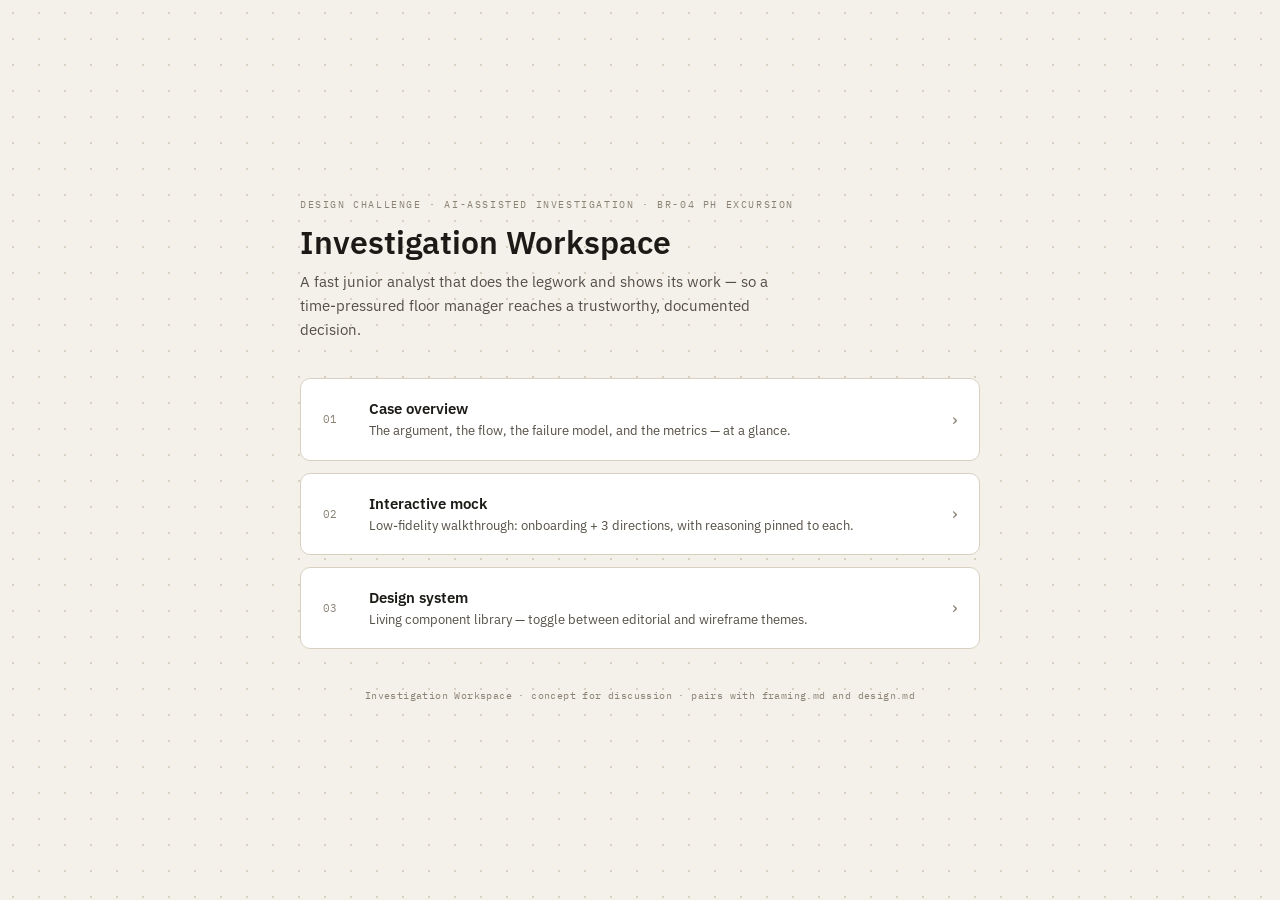
<file: index.html>
<!DOCTYPE html>
<html lang="en">
<head>
<meta charset="UTF-8">
<meta name="viewport" content="width=device-width, initial-scale=1.0">
<title>Investigation Workspace — Design Package</title>
<link rel="preconnect" href="https://fonts.googleapis.com">
<link rel="preconnect" href="https://fonts.gstatic.com" crossorigin>
<link href="https://fonts.googleapis.com/css2?family=IBM+Plex+Mono:wght@400;500&family=IBM+Plex+Sans:wght@400;500;600&display=swap" rel="stylesheet">
<style>
  :root {
    --bg: #f4f1ea;
    --card: #ffffff;
    --ink: #1c1a16;
    --ink-2: #544f45;
    --ink-3: #8a8275;
    --line: #d8d1c2;
    --accent: #334063;
  }
  * { box-sizing: border-box; margin: 0; padding: 0; }
  body {
    background: var(--bg);
    color: var(--ink);
    font-family: "IBM Plex Sans", system-ui, sans-serif;
    min-height: 100vh;
    display: flex;
    flex-direction: column;
    align-items: center;
    justify-content: center;
    padding: 40px 24px;
    background-image: radial-gradient(var(--line) 1px, transparent 1px);
    background-size: 26px 26px;
  }
  .wrap { max-width: 680px; width: 100%; }
  .kicker {
    font-family: "IBM Plex Mono", monospace;
    font-size: 10px;
    letter-spacing: .16em;
    text-transform: uppercase;
    color: var(--ink-3);
    margin-bottom: 14px;
  }
  h1 {
    font-family: "IBM Plex Sans", sans-serif;
    font-weight: 600;
    font-size: 32px;
    line-height: 1.1;
    margin-bottom: 10px;
    color: var(--ink);
  }
  .sub {
    font-size: 15px;
    color: var(--ink-2);
    line-height: 1.6;
    max-width: 52ch;
    margin-bottom: 36px;
  }
  .cards { display: grid; gap: 12px; }
  .card {
    background: var(--card);
    border: 1px solid var(--line);
    border-radius: 10px;
    padding: 20px 22px;
    display: flex;
    align-items: center;
    gap: 18px;
    text-decoration: none;
    color: inherit;
    transition: box-shadow .15s, border-color .15s;
  }
  .card:hover {
    border-color: var(--accent);
    box-shadow: 0 2px 18px rgba(0,0,0,.08);
  }
  .card .no {
    font-family: "IBM Plex Mono", monospace;
    font-size: 11px;
    color: var(--ink-3);
    flex: 0 0 28px;
  }
  .card .body .title {
    font-weight: 600;
    font-size: 15px;
    margin-bottom: 3px;
    color: var(--ink);
  }
  .card .body .desc {
    font-size: 12.5px;
    color: var(--ink-2);
    line-height: 1.45;
  }
  .card .arrow {
    margin-left: auto;
    color: var(--ink-3);
    font-size: 18px;
  }
  footer {
    margin-top: 40px;
    font-family: "IBM Plex Mono", monospace;
    font-size: 10px;
    color: var(--ink-3);
    text-align: center;
    letter-spacing: .04em;
  }
</style>
</head>
<body>
<div class="wrap">
  <div class="kicker">Design challenge · AI-assisted investigation · BR-04 pH excursion</div>
  <h1>Investigation Workspace</h1>
  <p class="sub">A fast junior analyst that does the legwork and shows its work — so a time-pressured floor manager reaches a trustworthy, documented decision.</p>
  <div class="cards">
    <a class="card" href="case-overview.html">
      <span class="no">01</span>
      <div class="body">
        <div class="title">Case overview</div>
        <div class="desc">The argument, the flow, the failure model, and the metrics — at a glance.</div>
      </div>
      <span class="arrow">›</span>
    </a>
    <a class="card" href="investigation-workspace-mock.html">
      <span class="no">02</span>
      <div class="body">
        <div class="title">Interactive mock</div>
        <div class="desc">Low-fidelity walkthrough: onboarding + 3 directions, with reasoning pinned to each.</div>
      </div>
      <span class="arrow">›</span>
    </a>
    <a class="card" href="styleguide.html">
      <span class="no">03</span>
      <div class="body">
        <div class="title">Design system</div>
        <div class="desc">Living component library — toggle between editorial and wireframe themes.</div>
      </div>
      <span class="arrow">›</span>
    </a>
  </div>
  <footer>Investigation Workspace · concept for discussion · pairs with framing.md and design.md</footer>
</div>
</body>
</html>
</file>
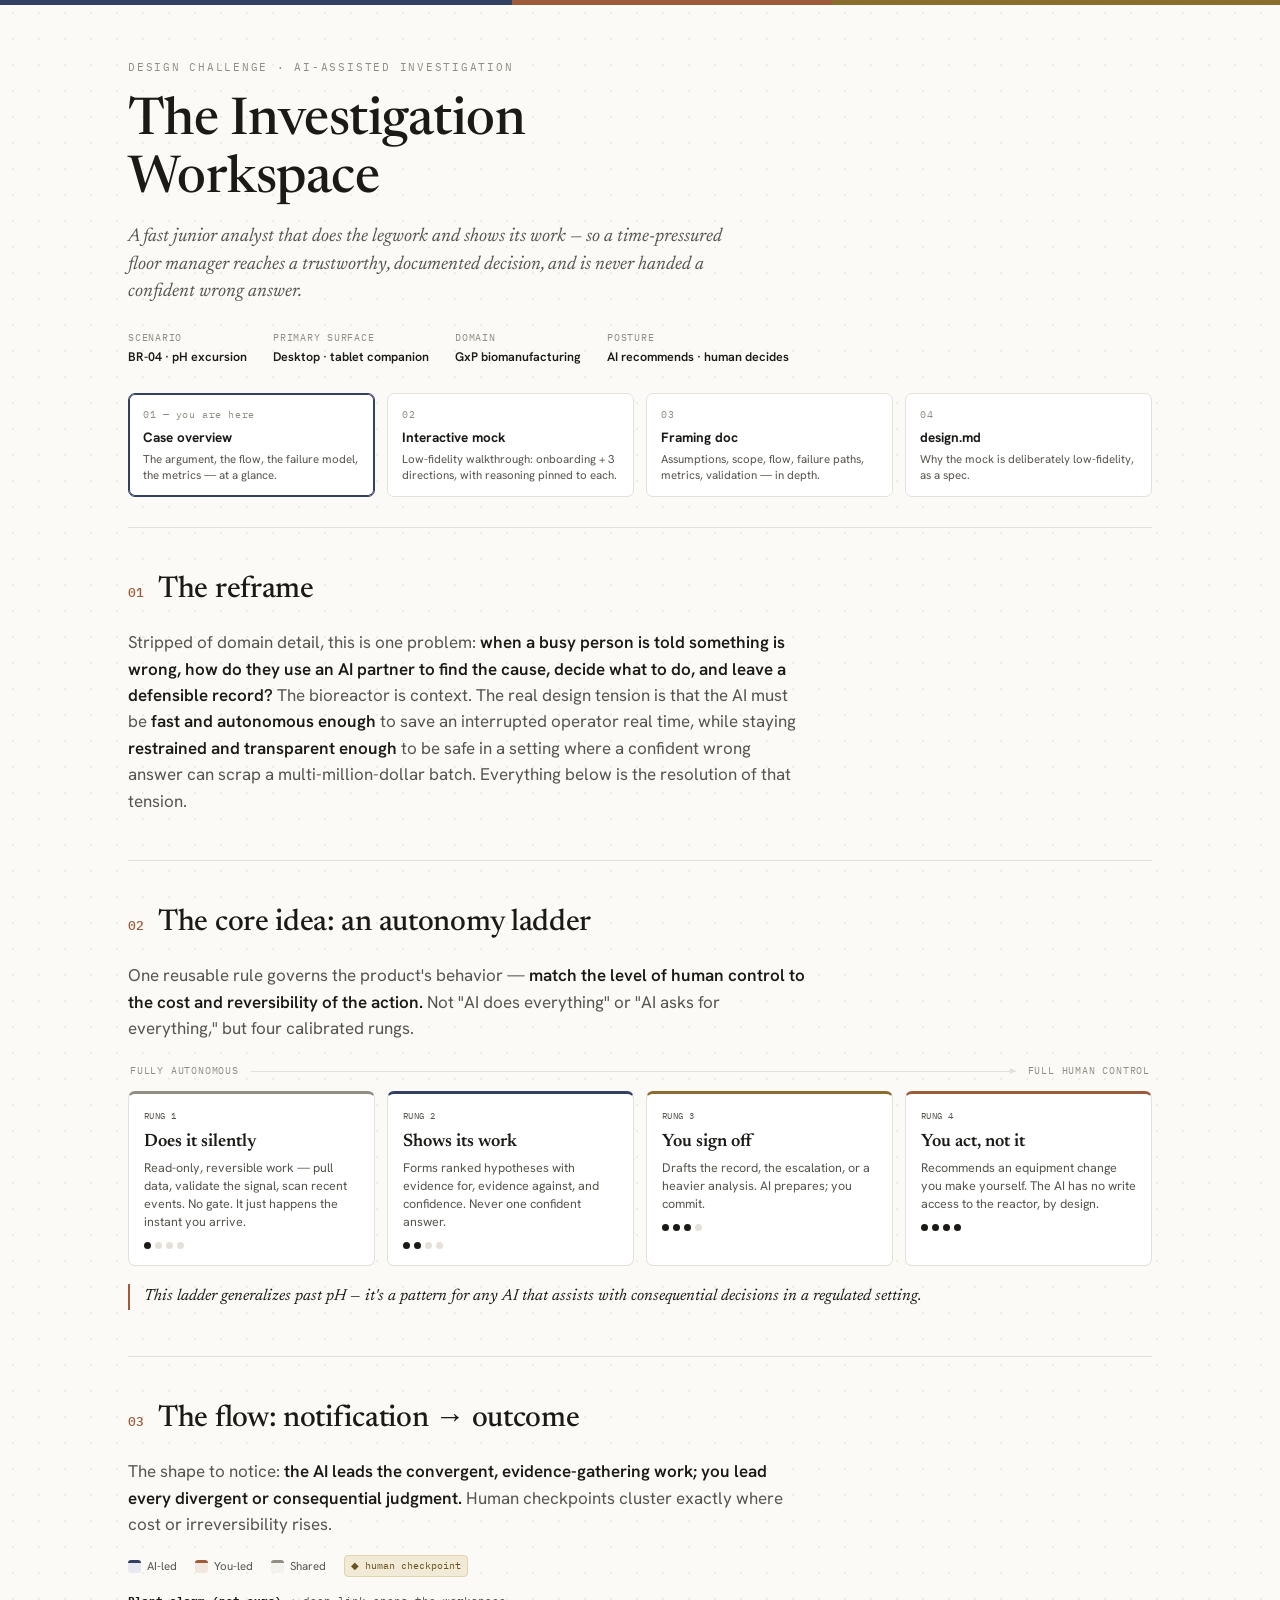
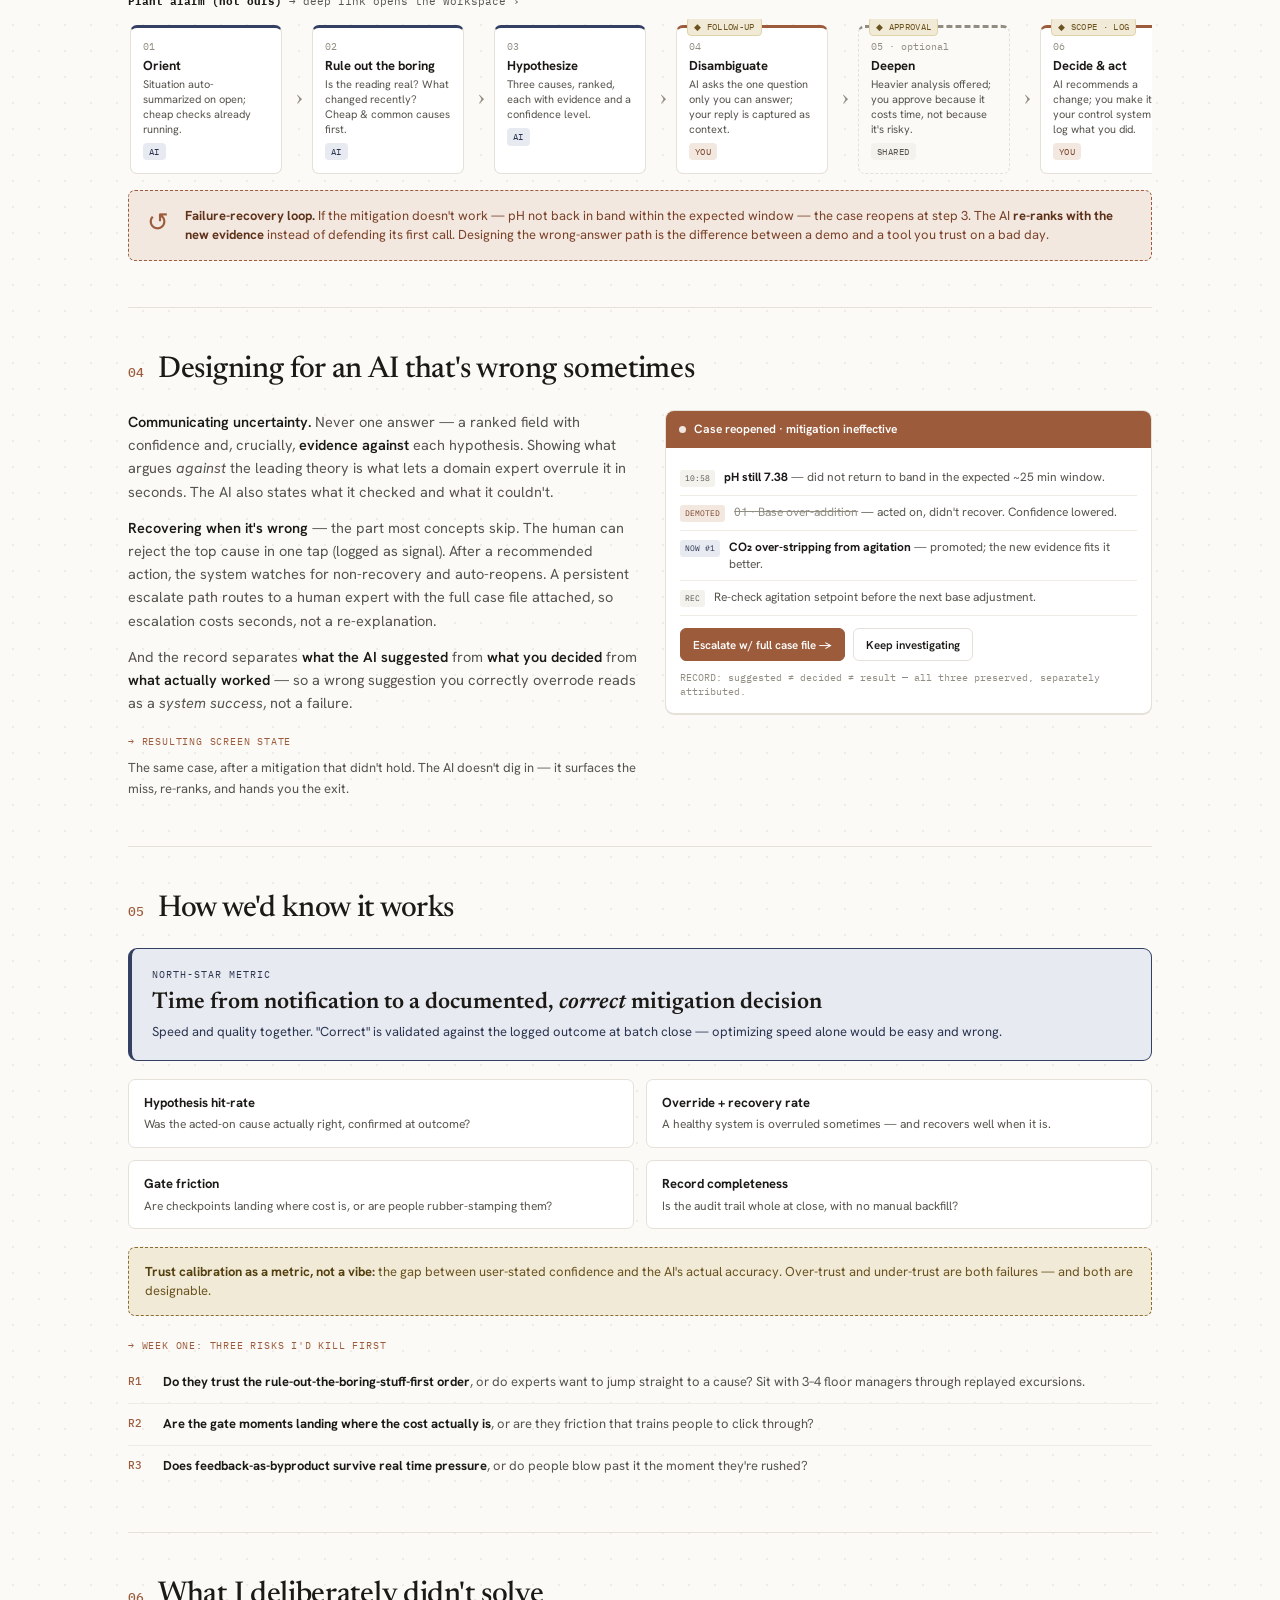
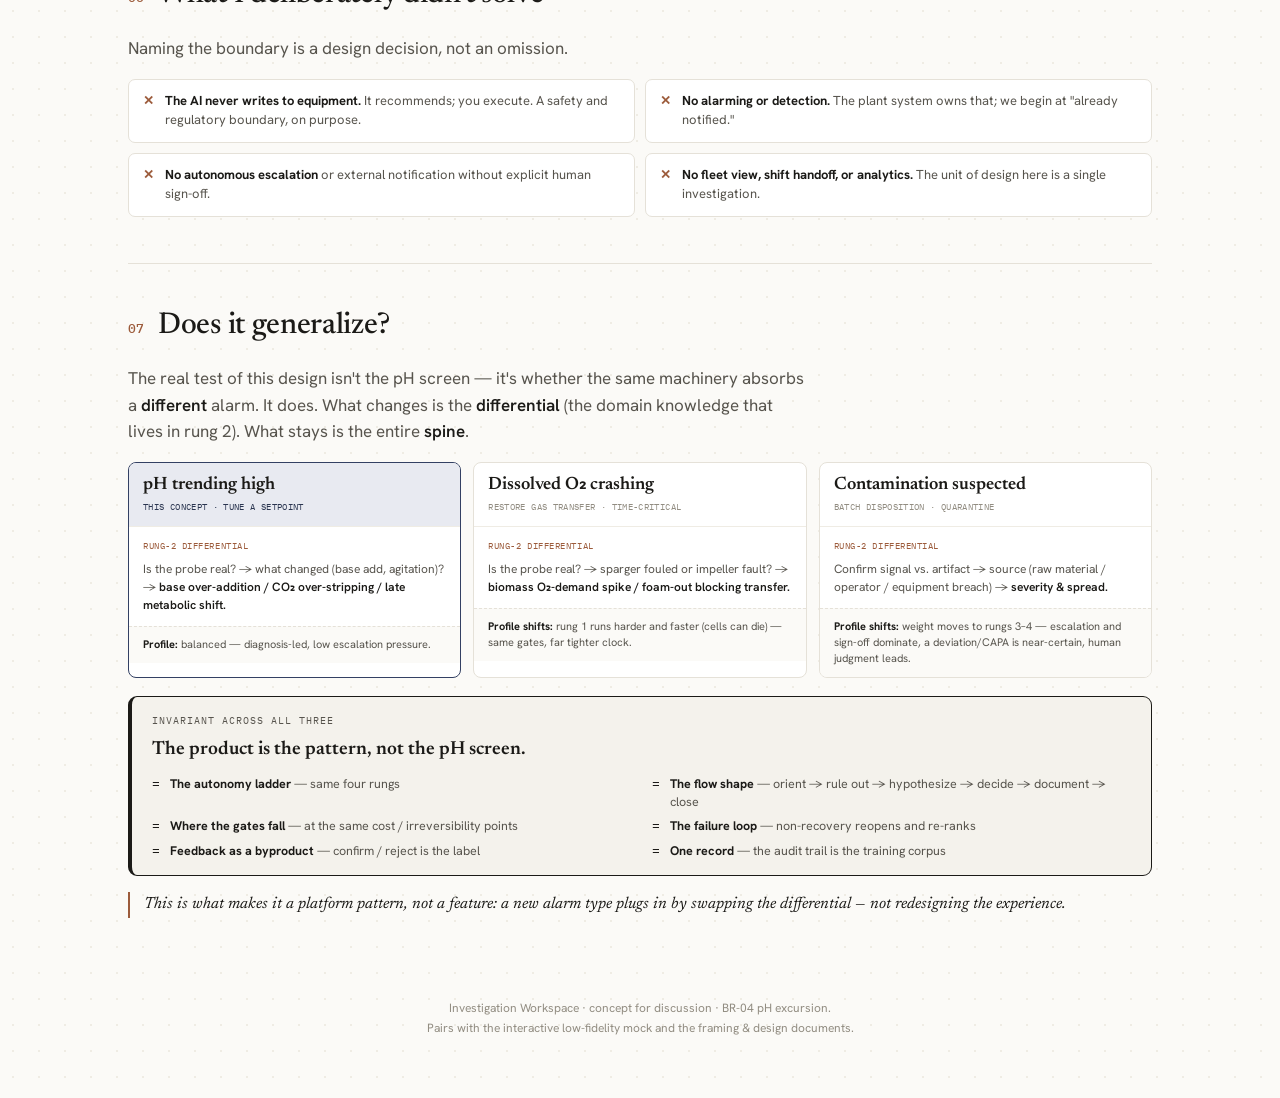
<file: case-overview.html>
<!DOCTYPE html>
<html lang="en">
<head>
<meta charset="UTF-8">
<meta name="viewport" content="width=device-width, initial-scale=1.0">
<title>Investigation Workspace — Case Overview</title>
<link rel="preconnect" href="https://fonts.googleapis.com">
<link rel="preconnect" href="https://fonts.gstatic.com" crossorigin>
<link href="https://fonts.googleapis.com/css2?family=Newsreader:ital,opsz,wght@0,6..72,400;0,6..72,500;0,6..72,600;1,6..72,400&family=Hanken+Grotesk:wght@400;500;600;700&family=IBM+Plex+Mono:wght@400;500&display=swap" rel="stylesheet">
<style>
  :root{
    --paper:#FBFAF7; --paper-2:#F4F2EC; --card:#FFFFFF;
    --ink:#1B1A17; --ink-2:#57544D; --ink-3:#928D82;
    --line:#E5E1D8; --line-2:#EFECE4;
    --ai:#334063; --ai-soft:#E8EAF1; --ai-ink:#2A3550;
    --you:#9C5B3B; --you-soft:#F3E8E0; --you-ink:#7A4329;
    --gate:#8A6D2F; --gate-soft:#F1EAD6; --gate-ink:#6B5320;
    --serif:'Newsreader',Georgia,serif;
    --sans:'Hanken Grotesk',sans-serif;
    --mono:'IBM Plex Mono',monospace;
  }
  *{box-sizing:border-box;margin:0;padding:0}
  body{background:var(--paper);color:var(--ink);font-family:var(--sans);font-size:15px;line-height:1.6;-webkit-font-smoothing:antialiased;
       background-image:radial-gradient(var(--line-2) 1px,transparent 1px);background-size:26px 26px}
  .wrap{max-width:1080px;margin:0 auto;padding:0 28px}
  .mono{font-family:var(--mono)}
  .serif{font-family:var(--serif)}
  h1,h2,h3{font-family:var(--serif);font-weight:500;letter-spacing:-.01em;line-height:1.12}
  a{color:var(--ai-ink)}

  .topbar{height:5px;background:linear-gradient(90deg,var(--ai) 0 40%,var(--you) 40% 65%,var(--gate) 65% 100%)}

  /* masthead */
  .mast{padding:54px 0 30px;border-bottom:1px solid var(--line)}
  .kicker{font-family:var(--mono);font-size:11px;letter-spacing:.16em;text-transform:uppercase;color:var(--ink-3)}
  .mast h1{font-size:52px;margin:16px 0 14px;max-width:18ch}
  .mast .thesis{font-size:19px;font-family:var(--serif);font-style:italic;color:var(--ink-2);max-width:60ch;line-height:1.45}
  .metarow{display:flex;gap:26px;flex-wrap:wrap;margin-top:24px;font-size:12.5px;color:var(--ink-2)}
  .metarow .m{display:flex;flex-direction:column;gap:2px}
  .metarow .m .k{font-family:var(--mono);font-size:9.5px;letter-spacing:.08em;text-transform:uppercase;color:var(--ink-3)}
  .metarow .m .v{font-weight:600;color:var(--ink)}

  /* package guide */
  .guide{display:grid;grid-template-columns:repeat(4,1fr);gap:12px;margin:26px 0 0}
  .gcard{border:1px solid var(--line);border-radius:7px;background:var(--card);padding:13px 14px}
  .gcard .gi{font-family:var(--mono);font-size:9.5px;color:var(--ink-3);letter-spacing:.06em}
  .gcard .gt{font-weight:700;font-size:13.5px;margin:5px 0 2px}
  .gcard .gd{font-size:11.5px;color:var(--ink-2);line-height:1.4}
  .gcard.here{border-color:var(--ai);box-shadow:inset 0 0 0 1px var(--ai)}

  /* sections */
  section{padding:46px 0;border-bottom:1px solid var(--line)}
  .sec-h{display:flex;align-items:baseline;gap:14px;margin-bottom:22px}
  .sec-h .no{font-family:var(--mono);font-size:13px;color:var(--you);font-weight:500}
  .sec-h h2{font-size:30px}
  .lead-p{font-size:17px;color:var(--ink-2);max-width:68ch;line-height:1.55}
  .lead-p b{color:var(--ink);font-weight:600}

  /* autonomy ladder */
  .axis{display:flex;justify-content:space-between;align-items:center;font-family:var(--mono);font-size:10px;letter-spacing:.08em;text-transform:uppercase;color:var(--ink-3);margin:4px 2px 12px}
  .axis .arrow{flex:1;height:1px;background:var(--line);margin:0 12px;position:relative}
  .axis .arrow:after{content:"";position:absolute;right:0;top:-3px;border-left:6px solid var(--line);border-top:3.5px solid transparent;border-bottom:3.5px solid transparent}
  .ladder{display:grid;grid-template-columns:repeat(4,1fr);gap:12px}
  .rung{border:1px solid var(--line);border-top:3px solid var(--ink-3);border-radius:7px;background:var(--card);padding:15px 15px 16px}
  .rung.r1{border-top-color:var(--ink-3)} .rung.r2{border-top-color:var(--ai)}
  .rung.r3{border-top-color:var(--gate)} .rung.r4{border-top-color:var(--you)}
  .rung .lvl{font-family:var(--mono);font-size:9px;letter-spacing:.05em;color:var(--ink-2)}
  .rung .rt{font-family:var(--serif);font-size:18px;font-weight:600;margin:8px 0 6px;line-height:1.15}
  .rung .rd{font-size:12.5px;color:var(--ink-2);line-height:1.45}
  .rung .dots{display:flex;gap:4px;margin-top:11px}
  .rung .dots i{width:7px;height:7px;border-radius:50%;background:var(--line);display:block}
  .rung.r1 .dots i:nth-child(-n+1),.rung.r2 .dots i:nth-child(-n+2),.rung.r3 .dots i:nth-child(-n+3),.rung.r4 .dots i:nth-child(-n+4){background:var(--ink)}
  .pull{margin-top:18px;font-family:var(--serif);font-style:italic;font-size:16px;color:var(--ink);border-left:2px solid var(--you);padding-left:14px}

  /* flow */
  .legend{display:flex;gap:18px;flex-wrap:wrap;font-size:11.5px;color:var(--ink-2);margin-bottom:16px}
  .legend .li{display:flex;align-items:center;gap:6px}
  .legend .sw{width:13px;height:13px;border-radius:3px;border-top:3px solid}
  .sw.ai{border-color:var(--ai);background:var(--ai-soft)} .sw.you{border-color:var(--you);background:var(--you-soft)}
  .sw.sh{border-color:var(--ink-3);background:var(--paper-2)}
  .legend .gk{font-family:var(--mono);font-size:10px;color:var(--gate-ink);background:var(--gate-soft);border:1px solid #E0D3A8;padding:2px 6px;border-radius:4px}

  .inbound{font-family:var(--mono);font-size:11px;color:var(--ink-2);margin-bottom:8px}
  .inbound b{color:var(--ink)}
  .flow{display:flex;overflow-x:auto;padding:6px 2px 10px}
  .fnode{flex:0 0 152px;min-width:152px;border:1px solid var(--line);border-top:3px solid;border-radius:7px;background:var(--card);padding:11px 12px;margin-right:30px;position:relative}
  .fnode:last-child{margin-right:4px}
  .fnode:not(:last-child):after{content:"›";position:absolute;right:-22px;top:50%;transform:translateY(-50%);font-family:var(--serif);font-size:22px;color:var(--ink-3)}
  .fnode.ai{border-top-color:var(--ai)} .fnode.you{border-top-color:var(--you)} .fnode.sh{border-top-color:var(--ink-3)}
  .fnode.opt{border-style:dashed;background:var(--paper)}
  .fnode .fno{font-family:var(--mono);font-size:10px;color:var(--ink-3)}
  .fnode .ft{font-weight:700;font-size:13px;margin:3px 0 4px;line-height:1.2}
  .fnode .fd{font-size:11px;color:var(--ink-2);line-height:1.35;min-height:44px}
  .fnode .fo{font-family:var(--mono);font-size:8.5px;letter-spacing:.05em;padding:2px 6px;border-radius:4px;display:inline-block;margin-top:6px}
  .fo.ai{color:var(--ai-ink);background:var(--ai-soft)} .fo.you{color:var(--you-ink);background:var(--you-soft)} .fo.sh{color:var(--ink-2);background:var(--paper-2)}
  .fnode .gate{position:absolute;top:-11px;left:10px;font-family:var(--mono);font-size:8.5px;letter-spacing:.04em;color:var(--gate-ink);background:var(--gate-soft);border:1px solid #E0D3A8;padding:2px 6px;border-radius:4px;white-space:nowrap}

  .loop{margin-top:6px;border:1px dashed var(--you);background:var(--you-soft);border-radius:7px;padding:14px 18px;display:flex;gap:16px;align-items:center}
  .loop .licon{font-size:26px;color:var(--you);font-family:var(--serif)}
  .loop .lt{font-size:13px;color:var(--you-ink);line-height:1.45}
  .loop .lt b{color:#5e3119}

  /* fallible AI + screenlet */
  .two{display:grid;grid-template-columns:1.05fr 1fr;gap:26px;align-items:start}
  .body-p{font-size:14.5px;color:var(--ink-2);line-height:1.6}
  .body-p+.body-p{margin-top:13px}
  .body-p b{color:var(--ink);font-weight:600}
  .mini-h{font-family:var(--mono);font-size:10px;letter-spacing:.08em;text-transform:uppercase;color:var(--you);margin:20px 0 8px}
  .screenlet{border:1px solid var(--line);border-radius:9px;background:var(--card);overflow:hidden;box-shadow:0 1px 0 var(--line)}
  .sl-bar{background:var(--you);color:#fff;padding:9px 13px;font-size:12px;font-weight:600;display:flex;align-items:center;gap:8px}
  .sl-bar .dotw{width:7px;height:7px;border-radius:50%;background:#fff;opacity:.85}
  .sl-body{padding:13px 14px}
  .sl-row{font-size:12px;padding:8px 0;border-bottom:1px solid var(--line-2);display:flex;gap:9px;align-items:flex-start}
  .sl-row:last-child{border-bottom:0}
  .sl-tag{font-family:var(--mono);font-size:8px;padding:2px 5px;border-radius:3px;flex:0 0 auto;margin-top:1px}
  .sl-tag.x{background:var(--you-soft);color:var(--you-ink)} .sl-tag.up{background:var(--ai-soft);color:var(--ai-ink)} .sl-tag.rec{background:var(--paper-2);color:var(--ink-2)}
  .sl-row .slc{color:var(--ink-2);line-height:1.4}
  .sl-row .slc b{color:var(--ink)}
  .strike{text-decoration:line-through;color:var(--ink-3)}
  .sl-btn{margin-top:12px;display:flex;gap:8px}
  .sl-btn .b{font-family:var(--sans);font-weight:600;font-size:11.5px;padding:8px 12px;border-radius:6px;border:1px solid var(--line);background:#fff;color:var(--ink)}
  .sl-btn .b.pri{background:var(--you);color:#fff;border-color:var(--you)}
  .sl-note{font-family:var(--mono);font-size:9.5px;color:var(--ink-3);margin-top:10px;line-height:1.5}

  /* metrics */
  .northstar{border:1px solid var(--ai);border-left:4px solid var(--ai);border-radius:9px;background:var(--ai-soft);padding:18px 20px;margin-bottom:18px}
  .northstar .k{font-family:var(--mono);font-size:10px;letter-spacing:.1em;text-transform:uppercase;color:var(--ai-ink)}
  .northstar .v{font-family:var(--serif);font-size:23px;font-weight:600;margin:6px 0 5px;line-height:1.2}
  .northstar .d{font-size:13px;color:var(--ai-ink);line-height:1.5}
  .metgrid{display:grid;grid-template-columns:repeat(2,1fr);gap:12px;margin-bottom:18px}
  .met{border:1px solid var(--line);border-radius:7px;background:var(--card);padding:13px 15px}
  .met .mt{font-weight:700;font-size:13px}
  .met .md{font-size:12px;color:var(--ink-2);line-height:1.45;margin-top:3px}
  .calib{border:1px dashed var(--gate);background:var(--gate-soft);border-radius:7px;padding:14px 16px;font-size:13px;color:var(--gate-ink);line-height:1.5}
  .calib b{color:#54400f}
  .validate{margin-top:20px}
  .vrisk{display:flex;gap:13px;padding:11px 0;border-bottom:1px solid var(--line-2)}
  .vrisk:last-child{border-bottom:0}
  .vrisk .vn{font-family:var(--mono);font-size:11px;color:var(--you);font-weight:500;flex:0 0 22px}
  .vrisk .vt{font-size:13px;color:var(--ink-2);line-height:1.45}
  .vrisk .vt b{color:var(--ink)}

  /* scope */
  .scopegrid{display:grid;grid-template-columns:repeat(2,1fr);gap:10px}
  .scope-i{display:flex;gap:11px;padding:12px 14px;border:1px solid var(--line);border-radius:7px;background:var(--card);font-size:13px;color:var(--ink-2);line-height:1.45}
  .scope-i .xm{color:var(--you);font-weight:700;flex:0 0 auto}
  .scope-i b{color:var(--ink)}

  footer{padding:34px 0 60px;color:var(--ink-3);font-size:12px;text-align:center;line-height:1.7}

  @media(max-width:860px){
    .guide,.ladder,.metgrid,.scopegrid{grid-template-columns:1fr 1fr}
    .two{grid-template-columns:1fr}
    .mast h1{font-size:38px}
  }
  @media(max-width:560px){.guide,.ladder,.metgrid,.scopegrid{grid-template-columns:1fr}}
</style>
</head>
<body>
<div class="topbar"></div>
<div class="wrap">

  <!-- MASTHEAD -->
  <header class="mast">
    <div class="kicker">Design challenge · AI-assisted investigation</div>
    <h1>The Investigation Workspace</h1>
    <div class="thesis">A fast junior analyst that does the legwork and shows its work — so a time-pressured floor manager reaches a trustworthy, documented decision, and is never handed a confident wrong answer.</div>
    <div class="metarow">
      <div class="m"><span class="k">Scenario</span><span class="v">BR-04 · pH excursion</span></div>
      <div class="m"><span class="k">Primary surface</span><span class="v">Desktop · tablet companion</span></div>
      <div class="m"><span class="k">Domain</span><span class="v">GxP biomanufacturing</span></div>
      <div class="m"><span class="k">Posture</span><span class="v">AI recommends · human decides</span></div>
    </div>
    <div class="guide">
      <div class="gcard here"><div class="gi">01 — you are here</div><div class="gt">Case overview</div><div class="gd">The argument, the flow, the failure model, the metrics — at a glance.</div></div>
      <a class="gcard" href="investigation-workspace-mock.html" style="text-decoration:none;color:inherit"><div class="gi">02</div><div class="gt">Interactive mock</div><div class="gd">Low-fidelity walkthrough: onboarding + 3 directions, with reasoning pinned to each.</div></a>
      <a class="gcard" href="framing.html" style="text-decoration:none;color:inherit"><div class="gi">03</div><div class="gt">Framing doc</div><div class="gd">Assumptions, scope, flow, failure paths, metrics, validation — in depth.</div></a>
      <a class="gcard" href="design.html" style="text-decoration:none;color:inherit"><div class="gi">04</div><div class="gt">design.md</div><div class="gd">Why the mock is deliberately low-fidelity, as a spec.</div></a>
    </div>
  </header>

  <!-- 01 REFRAME -->
  <section>
    <div class="sec-h"><span class="no">01</span><h2>The reframe</h2></div>
    <p class="lead-p">Stripped of domain detail, this is one problem: <b>when a busy person is told something is wrong, how do they use an AI partner to find the cause, decide what to do, and leave a defensible record?</b> The bioreactor is context. The real design tension is that the AI must be <b>fast and autonomous enough</b> to save an interrupted operator real time, while staying <b>restrained and transparent enough</b> to be safe in a setting where a confident wrong answer can scrap a multi-million-dollar batch. Everything below is the resolution of that tension.</p>
  </section>

  <!-- 02 LADDER -->
  <section>
    <div class="sec-h"><span class="no">02</span><h2>The core idea: an autonomy ladder</h2></div>
    <p class="lead-p" style="margin-bottom:22px">One reusable rule governs the product's behavior — <b>match the level of human control to the cost and reversibility of the action.</b> Not "AI does everything" or "AI asks for everything," but four calibrated rungs.</p>
    <div class="axis"><span>Fully autonomous</span><span class="arrow"></span><span>Full human control</span></div>
    <div class="ladder">
      <div class="rung r1"><div class="lvl">RUNG 1</div><div class="rt">Does it silently</div><div class="rd">Read-only, reversible work — pull data, validate the signal, scan recent events. No gate. It just happens the instant you arrive.</div><div class="dots"><i></i><i></i><i></i><i></i></div></div>
      <div class="rung r2"><div class="lvl">RUNG 2</div><div class="rt">Shows its work</div><div class="rd">Forms ranked hypotheses with evidence for, evidence against, and confidence. Never one confident answer.</div><div class="dots"><i></i><i></i><i></i><i></i></div></div>
      <div class="rung r3"><div class="lvl">RUNG 3</div><div class="rt">You sign off</div><div class="rd">Drafts the record, the escalation, or a heavier analysis. AI prepares; you commit.</div><div class="dots"><i></i><i></i><i></i><i></i></div></div>
      <div class="rung r4"><div class="lvl">RUNG 4</div><div class="rt">You act, not it</div><div class="rd">Recommends an equipment change you make yourself. The AI has no write access to the reactor, by design.</div><div class="dots"><i></i><i></i><i></i><i></i></div></div>
    </div>
    <div class="pull">This ladder generalizes past pH — it's a pattern for any AI that assists with consequential decisions in a regulated setting.</div>
  </section>

  <!-- 03 FLOW -->
  <section>
    <div class="sec-h"><span class="no">03</span><h2>The flow: notification → outcome</h2></div>
    <p class="lead-p" style="margin-bottom:18px">The shape to notice: <b>the AI leads the convergent, evidence-gathering work; you lead every divergent or consequential judgment.</b> Human checkpoints cluster exactly where cost or irreversibility rises.</p>
    <div class="legend">
      <div class="li"><span class="sw ai"></span> AI-led</div>
      <div class="li"><span class="sw you"></span> You-led</div>
      <div class="li"><span class="sw sh"></span> Shared</div>
      <div class="li"><span class="gk">◆ human checkpoint</span></div>
    </div>
    <div class="inbound"><b>Plant alarm (not ours)</b> → deep link opens the workspace ›</div>
    <div class="flow">
      <div class="fnode ai"><div class="fno">01</div><div class="ft">Orient</div><div class="fd">Situation auto-summarized on open; cheap checks already running.</div><span class="fo ai">AI</span></div>
      <div class="fnode ai"><div class="fno">02</div><div class="ft">Rule out the boring</div><div class="fd">Is the reading real? What changed recently? Cheap &amp; common causes first.</div><span class="fo ai">AI</span></div>
      <div class="fnode ai"><div class="fno">03</div><div class="ft">Hypothesize</div><div class="fd">Three causes, ranked, each with evidence and a confidence level.</div><span class="fo ai">AI</span></div>
      <div class="fnode you"><span class="gate">◆ FOLLOW-UP</span><div class="fno">04</div><div class="ft">Disambiguate</div><div class="fd">AI asks the one question only you can answer; your reply is captured as context.</div><span class="fo you">YOU</span></div>
      <div class="fnode sh opt"><span class="gate">◆ APPROVAL</span><div class="fno">05 · optional</div><div class="ft">Deepen</div><div class="fd">Heavier analysis offered; you approve because it costs time, not because it's risky.</div><span class="fo sh">SHARED</span></div>
      <div class="fnode you"><span class="gate">◆ SCOPE · LOG</span><div class="fno">06</div><div class="ft">Decide &amp; act</div><div class="fd">AI recommends a change; you make it in your control system and log what you did.</div><span class="fo you">YOU</span></div>
      <div class="fnode sh"><span class="gate">◆ SIGN-OFF</span><div class="fno">07</div><div class="ft">Document</div><div class="fd">AI drafts the deviation record from the trail; you review and sign off.</div><span class="fo sh">SHARED</span></div>
      <div class="fnode ai"><span class="gate">◆ OUTCOME</span><div class="fno">08</div><div class="ft">Close the loop</div><div class="fd">At batch close the case reopens and asks you to log the result.</div><span class="fo you">AI → YOU</span></div>
    </div>
    <div class="loop">
      <div class="licon">↺</div>
      <div class="lt"><b>Failure-recovery loop.</b> If the mitigation doesn't work — pH not back in band within the expected window — the case reopens at step 3. The AI <b>re-ranks with the new evidence</b> instead of defending its first call. Designing the wrong-answer path is the difference between a demo and a tool you trust on a bad day.</div>
    </div>
  </section>

  <!-- 04 FALLIBLE AI -->
  <section>
    <div class="sec-h"><span class="no">04</span><h2>Designing for an AI that's wrong sometimes</h2></div>
    <div class="two">
      <div>
        <p class="body-p"><b>Communicating uncertainty.</b> Never one answer — a ranked field with confidence and, crucially, <b>evidence against</b> each hypothesis. Showing what argues <i>against</i> the leading theory is what lets a domain expert overrule it in seconds. The AI also states what it checked and what it couldn't.</p>
        <p class="body-p"><b>Recovering when it's wrong</b> — the part most concepts skip. The human can reject the top cause in one tap (logged as signal). After a recommended action, the system watches for non-recovery and auto-reopens. A persistent escalate path routes to a human expert with the full case file attached, so escalation costs seconds, not a re-explanation.</p>
        <p class="body-p">And the record separates <b>what the AI suggested</b> from <b>what you decided</b> from <b>what actually worked</b> — so a wrong suggestion you correctly overrode reads as a <i>system success</i>, not a failure.</p>
        <div class="mini-h">→ resulting screen state</div>
        <p class="body-p" style="font-size:13px">The same case, after a mitigation that didn't hold. The AI doesn't dig in — it surfaces the miss, re-ranks, and hands you the exit.</p>
      </div>
      <div class="screenlet">
        <div class="sl-bar"><span class="dotw"></span>Case reopened · mitigation ineffective</div>
        <div class="sl-body">
          <div class="sl-row"><span class="sl-tag rec">10:58</span><div class="slc"><b>pH still 7.38</b> — did not return to band in the expected ~25 min window.</div></div>
          <div class="sl-row"><span class="sl-tag x">DEMOTED</span><div class="slc"><span class="strike">01 · Base over-addition</span> — acted on, didn't recover. Confidence lowered.</div></div>
          <div class="sl-row"><span class="sl-tag up">NOW #1</span><div class="slc"><b>CO₂ over-stripping from agitation</b> — promoted; the new evidence fits it better.</div></div>
          <div class="sl-row"><span class="sl-tag rec">REC</span><div class="slc">Re-check agitation setpoint before the next base adjustment.</div></div>
          <div class="sl-btn"><button class="b pri">Escalate w/ full case file →</button><button class="b">Keep investigating</button></div>
          <div class="sl-note">RECORD: suggested ≠ decided ≠ result — all three preserved, separately attributed.</div>
        </div>
      </div>
    </div>
  </section>

  <!-- 05 METRICS -->
  <section>
    <div class="sec-h"><span class="no">05</span><h2>How we'd know it works</h2></div>
    <div class="northstar">
      <div class="k">North-star metric</div>
      <div class="v">Time from notification to a documented, <i>correct</i> mitigation decision</div>
      <div class="d">Speed and quality together. "Correct" is validated against the logged outcome at batch close — optimizing speed alone would be easy and wrong.</div>
    </div>
    <div class="metgrid">
      <div class="met"><div class="mt">Hypothesis hit-rate</div><div class="md">Was the acted-on cause actually right, confirmed at outcome?</div></div>
      <div class="met"><div class="mt">Override + recovery rate</div><div class="md">A healthy system is overruled sometimes — and recovers well when it is.</div></div>
      <div class="met"><div class="mt">Gate friction</div><div class="md">Are checkpoints landing where cost is, or are people rubber-stamping them?</div></div>
      <div class="met"><div class="mt">Record completeness</div><div class="md">Is the audit trail whole at close, with no manual backfill?</div></div>
    </div>
    <div class="calib"><b>Trust calibration as a metric, not a vibe:</b> the gap between user-stated confidence and the AI's actual accuracy. Over-trust and under-trust are both failures — and both are designable.</div>
    <div class="validate">
      <div class="mini-h" style="color:var(--you);margin-top:22px">→ week one: three risks I'd kill first</div>
      <div class="vrisk"><span class="vn">R1</span><span class="vt"><b>Do they trust the rule-out-the-boring-stuff-first order</b>, or do experts want to jump straight to a cause? Sit with 3–4 floor managers through replayed excursions.</span></div>
      <div class="vrisk"><span class="vn">R2</span><span class="vt"><b>Are the gate moments landing where the cost actually is</b>, or are they friction that trains people to click through?</span></div>
      <div class="vrisk"><span class="vn">R3</span><span class="vt"><b>Does feedback-as-byproduct survive real time pressure</b>, or do people blow past it the moment they're rushed?</span></div>
    </div>
  </section>

  <!-- 06 SCOPE -->
  <section>
    <div class="sec-h"><span class="no">06</span><h2>What I deliberately didn't solve</h2></div>
    <p class="lead-p" style="margin-bottom:18px">Naming the boundary is a design decision, not an omission.</p>
    <div class="scopegrid">
      <div class="scope-i"><span class="xm">✕</span><div><b>The AI never writes to equipment.</b> It recommends; you execute. A safety and regulatory boundary, on purpose.</div></div>
      <div class="scope-i"><span class="xm">✕</span><div><b>No alarming or detection.</b> The plant system owns that; we begin at "already notified."</div></div>
      <div class="scope-i"><span class="xm">✕</span><div><b>No autonomous escalation</b> or external notification without explicit human sign-off.</div></div>
      <div class="scope-i"><span class="xm">✕</span><div><b>No fleet view, shift handoff, or analytics.</b> The unit of design here is a single investigation.</div></div>
    </div>
  </section>

  <!-- 07 GENERALIZE -->
  <style>
    .gen-grid{display:grid;grid-template-columns:repeat(3,1fr);gap:12px;margin-bottom:18px}
    .gen-card{border:1px solid var(--line);border-radius:8px;background:var(--card);overflow:hidden}
    .gen-card .gh{padding:12px 14px;border-bottom:1px solid var(--line-2)}
    .gen-card .gh .gn{font-family:var(--serif);font-size:18px;font-weight:600;line-height:1.15}
    .gen-card .gh .gtype{font-family:var(--mono);font-size:9px;letter-spacing:.04em;text-transform:uppercase;color:var(--ink-3);margin-top:4px}
    .gen-card.this{border-color:var(--ai)}
    .gen-card.this .gh{background:var(--ai-soft)}
    .gen-card.this .gh .gtype{color:var(--ai-ink)}
    .gen-card .gb{padding:12px 14px}
    .gen-card .gb .gl{font-family:var(--mono);font-size:9px;letter-spacing:.06em;text-transform:uppercase;color:var(--you);margin-bottom:6px}
    .gen-card .gb .gd{font-size:12px;color:var(--ink-2);line-height:1.5}
    .gen-card .gb .gd .s{color:var(--ink);font-weight:600}
    .gen-card .gshift{padding:10px 14px;border-top:1px dashed var(--line);font-size:11px;color:var(--ink-2);line-height:1.45;background:var(--paper)}
    .gen-card .gshift b{color:var(--ink)}
    .invariant{border:1px solid var(--ink);border-left:4px solid var(--ink);border-radius:9px;background:var(--paper-2);padding:16px 20px}
    .invariant .k{font-family:var(--mono);font-size:10px;letter-spacing:.1em;text-transform:uppercase;color:var(--ink-2)}
    .invariant .v{font-family:var(--serif);font-size:19px;font-weight:600;margin:6px 0 10px}
    .invariant ul{list-style:none;display:grid;grid-template-columns:repeat(2,1fr);gap:7px 20px}
    .invariant li{font-size:12.5px;color:var(--ink-2);padding-left:18px;position:relative;line-height:1.4}
    .invariant li:before{content:"=";position:absolute;left:0;color:var(--ink);font-weight:700;font-family:var(--mono)}
    .invariant li b{color:var(--ink)}
    .gen-foot{margin-top:16px;font-family:var(--serif);font-style:italic;font-size:16px;color:var(--ink);border-left:2px solid var(--you);padding-left:14px}
    @media(max-width:860px){.gen-grid{grid-template-columns:1fr}.invariant ul{grid-template-columns:1fr}}
  </style>
  <section style="border-bottom:0">
    <div class="sec-h"><span class="no">07</span><h2>Does it generalize?</h2></div>
    <p class="lead-p" style="margin-bottom:18px">The real test of this design isn't the pH screen — it's whether the same machinery absorbs a <b>different</b> alarm. It does. What changes is the <b>differential</b> (the domain knowledge that lives in rung 2). What stays is the entire <b>spine</b>.</p>
    <div class="gen-grid">
      <div class="gen-card this">
        <div class="gh"><div class="gn">pH trending high</div><div class="gtype">This concept · tune a setpoint</div></div>
        <div class="gb"><div class="gl">Rung-2 differential</div><div class="gd">Is the probe real? → what changed (base add, agitation)? → <span class="s">base over-addition / CO₂ over-stripping / late metabolic shift.</span></div></div>
        <div class="gshift"><b>Profile:</b> balanced — diagnosis-led, low escalation pressure.</div>
      </div>
      <div class="gen-card">
        <div class="gh"><div class="gn">Dissolved O₂ crashing</div><div class="gtype">Restore gas transfer · time-critical</div></div>
        <div class="gb"><div class="gl">Rung-2 differential</div><div class="gd">Is the probe real? → sparger fouled or impeller fault? → <span class="s">biomass O₂-demand spike / foam-out blocking transfer.</span></div></div>
        <div class="gshift"><b>Profile shifts:</b> rung 1 runs harder and faster (cells can die) — same gates, far tighter clock.</div>
      </div>
      <div class="gen-card">
        <div class="gh"><div class="gn">Contamination suspected</div><div class="gtype">Batch disposition · quarantine</div></div>
        <div class="gb"><div class="gl">Rung-2 differential</div><div class="gd">Confirm signal vs. artifact → source (raw material / operator / equipment breach) → <span class="s">severity &amp; spread.</span></div></div>
        <div class="gshift"><b>Profile shifts:</b> weight moves to rungs 3–4 — escalation and sign-off dominate, a deviation/CAPA is near-certain, human judgment leads.</div>
      </div>
    </div>
    <div class="invariant">
      <div class="k">Invariant across all three</div>
      <div class="v">The product is the pattern, not the pH screen.</div>
      <ul>
        <li><b>The autonomy ladder</b> — same four rungs</li>
        <li><b>The flow shape</b> — orient → rule out → hypothesize → decide → document → close</li>
        <li><b>Where the gates fall</b> — at the same cost / irreversibility points</li>
        <li><b>The failure loop</b> — non-recovery reopens and re-ranks</li>
        <li><b>Feedback as a byproduct</b> — confirm / reject is the label</li>
        <li><b>One record</b> — the audit trail is the training corpus</li>
      </ul>
    </div>
    <div class="gen-foot">This is what makes it a platform pattern, not a feature: a new alarm type plugs in by swapping the differential — not redesigning the experience.</div>
  </section>

  <footer>
    Investigation Workspace · concept for discussion · BR-04 pH excursion.<br>
    Pairs with the interactive low-fidelity mock and the framing &amp; design documents.
  </footer>
</div>
</body>
</html>
</file>
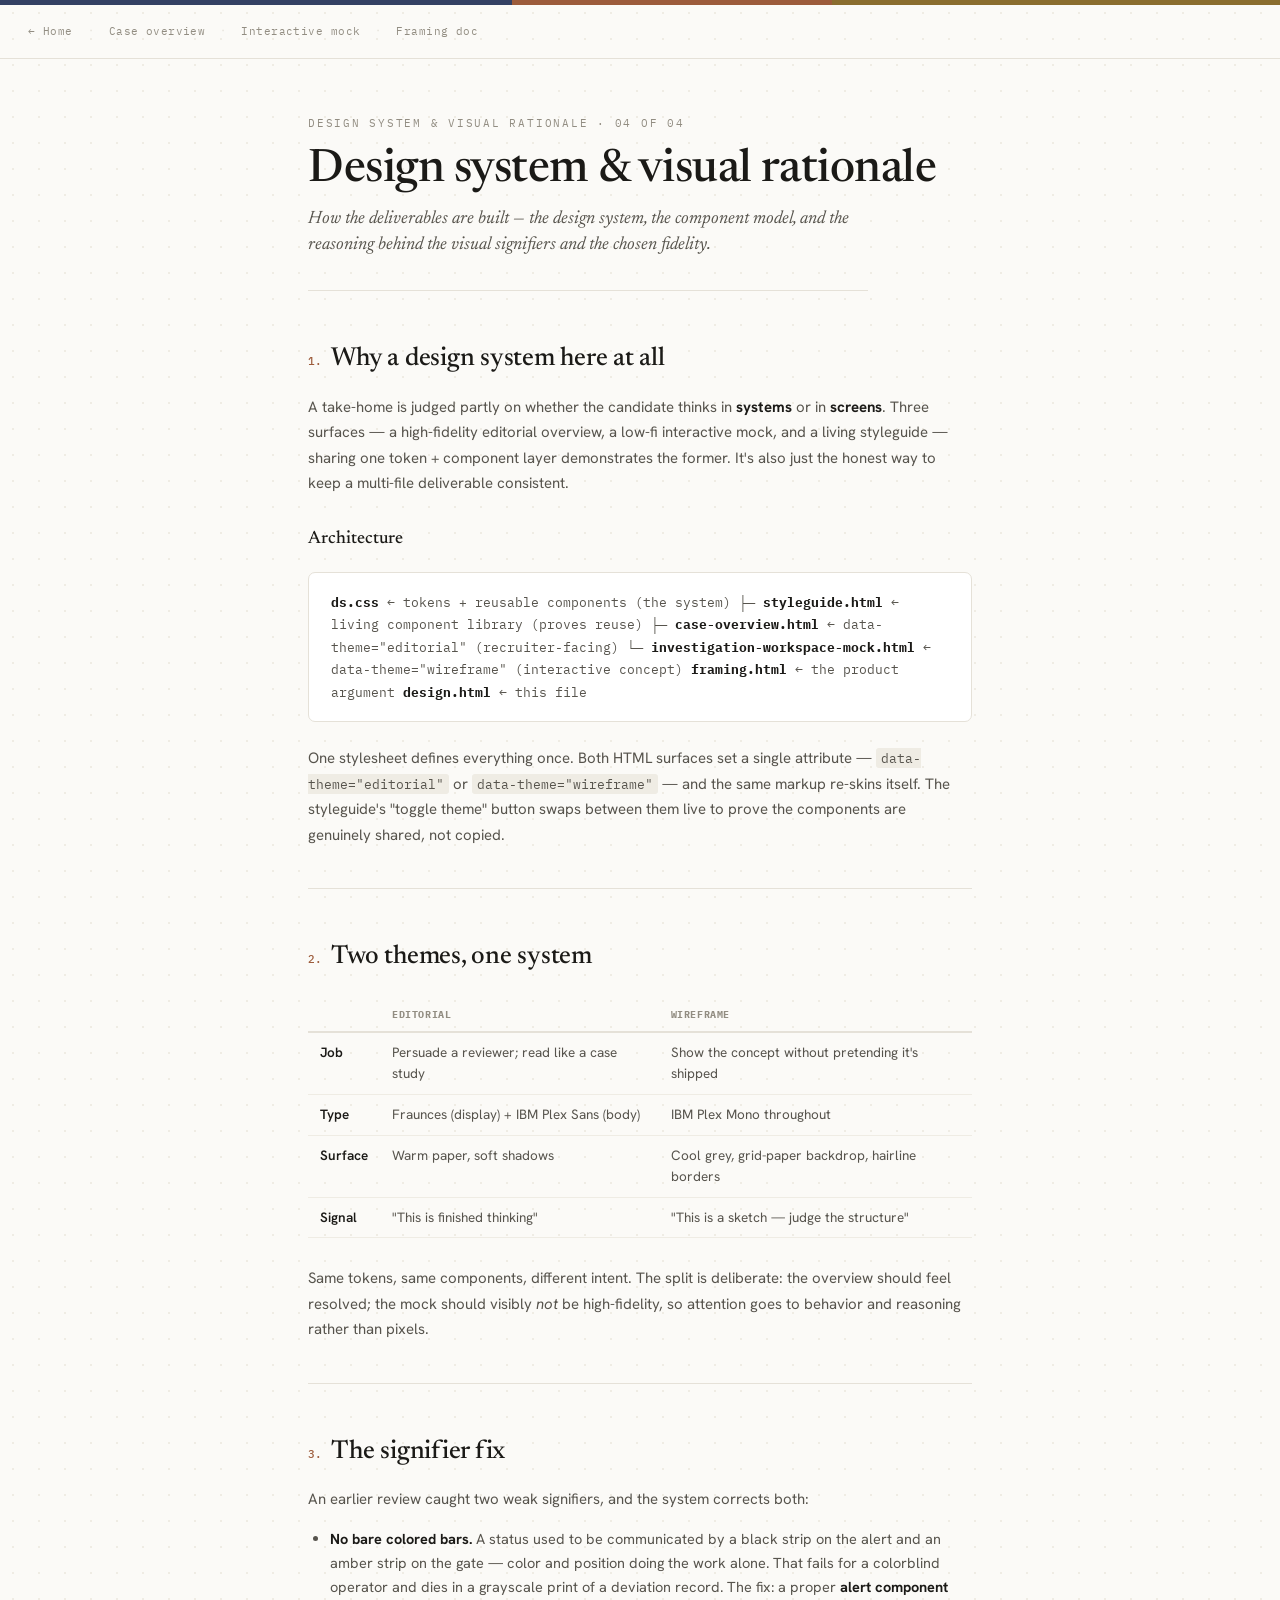
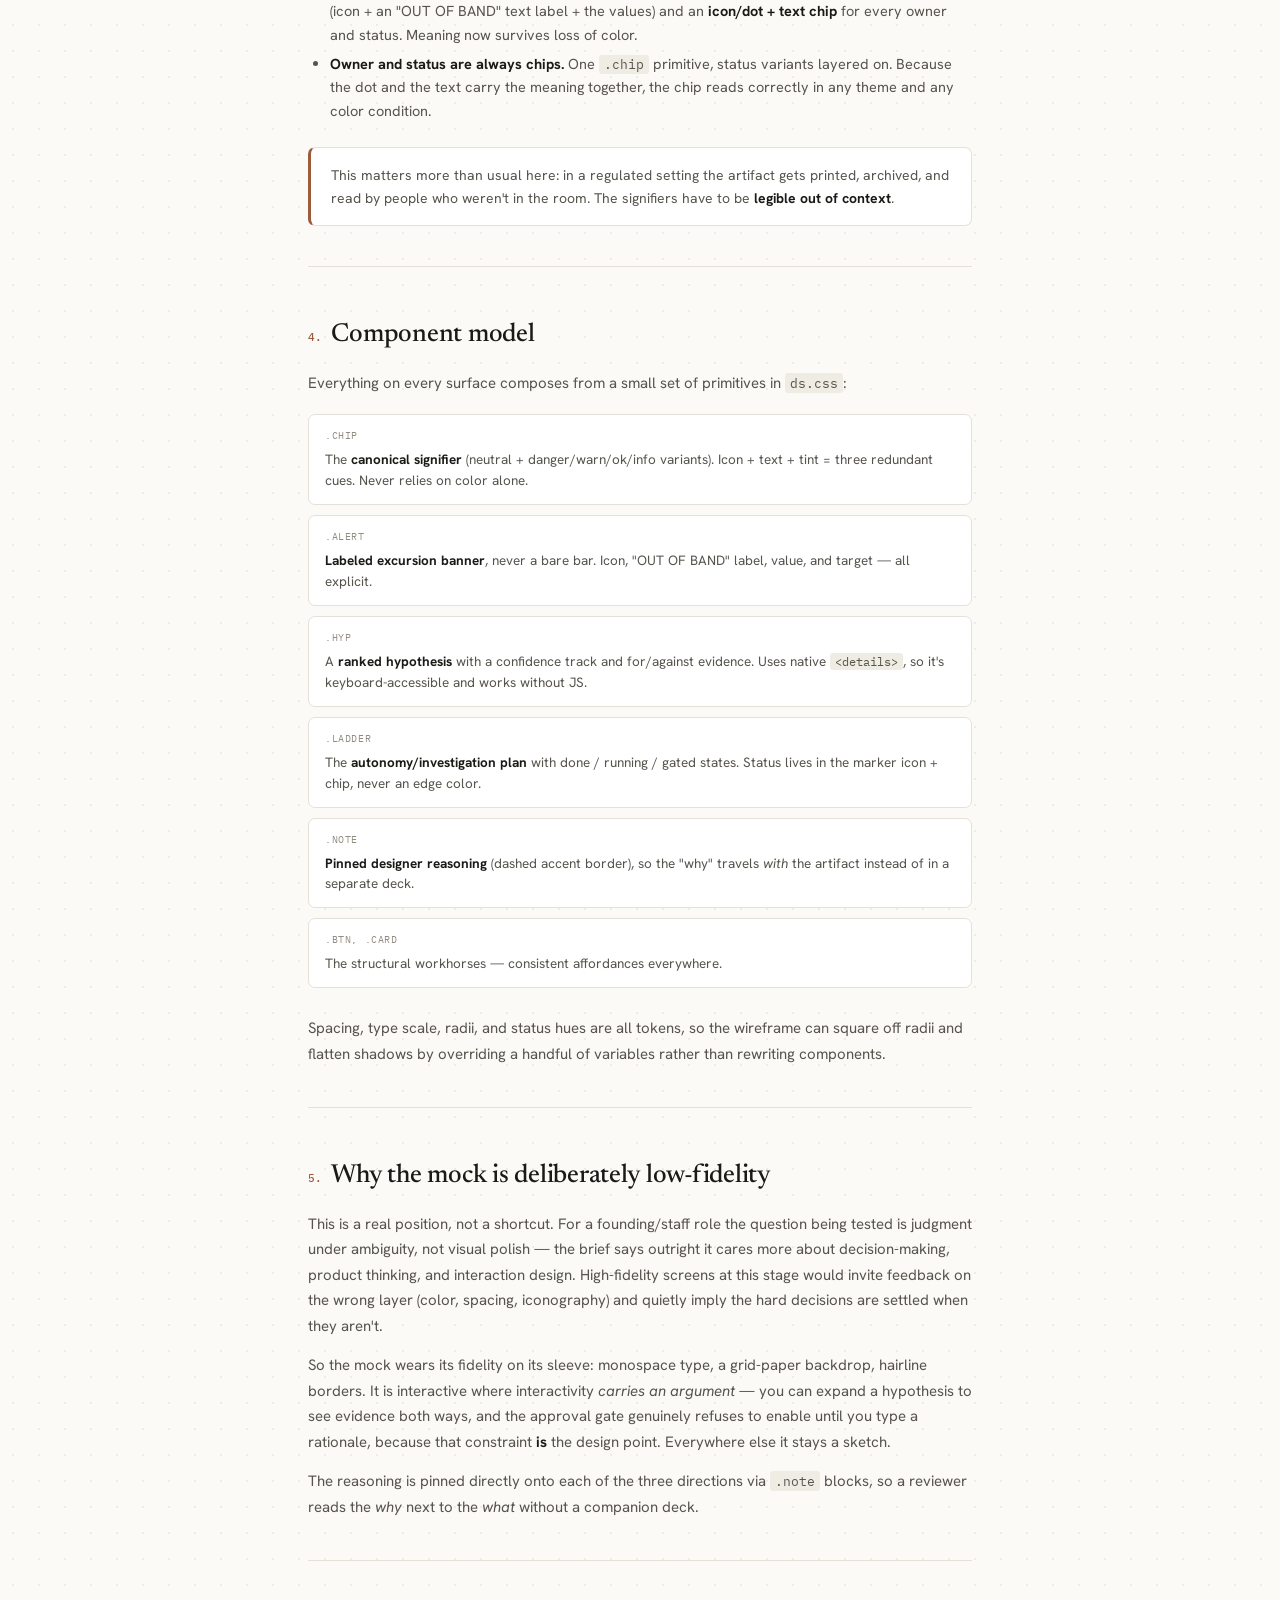
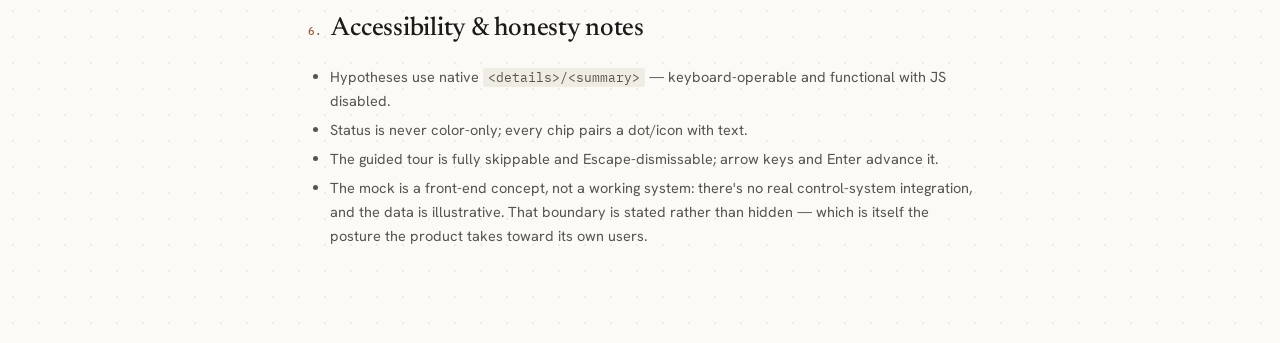
<file: design.html>
<!DOCTYPE html>
<html lang="en">
<head>
<meta charset="UTF-8">
<meta name="viewport" content="width=device-width, initial-scale=1.0">
<title>Design System & Visual Rationale — Investigation Workspace</title>
<link rel="preconnect" href="https://fonts.googleapis.com">
<link rel="preconnect" href="https://fonts.gstatic.com" crossorigin>
<link href="https://fonts.googleapis.com/css2?family=Newsreader:ital,opsz,wght@0,6..72,400;0,6..72,500;0,6..72,600;1,6..72,400&family=Hanken+Grotesk:wght@400;500;600;700&family=IBM+Plex+Mono:wght@400;500&display=swap" rel="stylesheet">
<style>
  :root{
    --paper:#FBFAF7;--card:#FFFFFF;
    --ink:#1B1A17;--ink-2:#57544D;--ink-3:#928D82;
    --line:#E5E1D8;--line-2:#EFECE4;
    --ai:#334063;--you:#9C5B3B;--gate:#8A6D2F;
    --serif:'Newsreader',Georgia,serif;
    --sans:'Hanken Grotesk',sans-serif;
    --mono:'IBM Plex Mono',monospace;
  }
  *{box-sizing:border-box;margin:0;padding:0}
  body{background:var(--paper);color:var(--ink);font-family:var(--sans);font-size:15px;line-height:1.6;-webkit-font-smoothing:antialiased;
       background-image:radial-gradient(var(--line-2) 1px,transparent 1px);background-size:26px 26px}
  .topbar{height:5px;background:linear-gradient(90deg,var(--ai) 0 40%,var(--you) 40% 65%,var(--gate) 65% 100%)}
  nav{padding:16px 28px;border-bottom:1px solid var(--line);display:flex;align-items:center;gap:16px;font-size:13px}
  nav a{color:var(--ink-3);text-decoration:none;font-family:var(--mono);font-size:11px;letter-spacing:.04em}
  nav a:hover{color:var(--ink)}
  nav .sep{color:var(--line);user-select:none}
  .wrap{max-width:720px;margin:0 auto;padding:56px 28px 80px}
  .kicker{font-family:var(--mono);font-size:11px;letter-spacing:.16em;text-transform:uppercase;color:var(--ink-3);margin-bottom:14px}
  h1{font-family:var(--serif);font-size:46px;font-weight:500;line-height:1.08;margin-bottom:10px;letter-spacing:-.01em}
  .sub{font-family:var(--serif);font-style:italic;font-size:18px;color:var(--ink-2);max-width:56ch;line-height:1.45;margin-bottom:48px;padding-bottom:32px;border-bottom:1px solid var(--line)}
  h2{font-family:var(--serif);font-weight:500;font-size:26px;margin:48px 0 14px;letter-spacing:-.01em}
  h3{font-family:var(--serif);font-weight:500;font-size:18px;margin:28px 0 10px}
  p{color:var(--ink-2);font-size:15px;line-height:1.7;margin-bottom:14px}
  p b{color:var(--ink)}
  p em{font-style:italic}
  ul,ol{margin:0 0 16px 0;padding-left:22px;color:var(--ink-2);font-size:14.5px;line-height:1.65}
  li{margin-bottom:5px}
  li b{color:var(--ink)}
  hr{border:0;border-top:1px solid var(--line);margin:40px 0}
  code{font-family:var(--mono);font-size:0.88em;background:var(--line-2);padding:1px 5px;border-radius:3px}
  .arch{font-family:var(--mono);font-size:12.5px;line-height:1.8;background:var(--card);border:1px solid var(--line);border-radius:7px;padding:18px 22px;margin:18px 0 24px;color:var(--ink-2)}
  .arch b{color:var(--ink)}
  table{width:100%;border-collapse:collapse;font-size:13.5px;margin:20px 0 28px}
  th{font-family:var(--mono);font-size:10px;letter-spacing:.06em;text-transform:uppercase;color:var(--ink-3);text-align:left;padding:8px 12px;border-bottom:2px solid var(--line)}
  td{padding:9px 12px;border-bottom:1px solid var(--line-2);color:var(--ink-2);vertical-align:top}
  td:first-child{color:var(--ink);font-weight:600}
  .callout{border:1px solid var(--line);border-left:3px solid var(--you);border-radius:7px;background:var(--card);padding:16px 20px;margin:24px 0;font-size:14px;color:var(--ink-2);line-height:1.6}
  .callout b{color:var(--ink)}
  .section-no{font-family:var(--mono);font-size:11px;color:var(--you);margin-right:10px;font-weight:500}
  .component-list{display:grid;gap:10px;margin:18px 0 28px}
  .comp{border:1px solid var(--line);border-radius:7px;background:var(--card);padding:13px 16px;font-size:13.5px}
  .comp .cn{font-family:var(--mono);font-size:10px;letter-spacing:.06em;text-transform:uppercase;color:var(--ink-3);margin-bottom:5px}
  .comp .cd{color:var(--ink-2);line-height:1.55}
  .comp .cd b{color:var(--ink)}
</style>
</head>
<body>
<div class="topbar"></div>
<nav>
  <a href="index.html">← Home</a>
  <span class="sep">·</span>
  <a href="case-overview.html">Case overview</a>
  <span class="sep">·</span>
  <a href="investigation-workspace-mock.html">Interactive mock</a>
  <span class="sep">·</span>
  <a href="framing.html">Framing doc</a>
</nav>
<div class="wrap">
  <div class="kicker">Design system & visual rationale · 04 of 04</div>
  <h1>Design system & visual rationale</h1>
  <p class="sub">How the deliverables are built — the design system, the component model, and the reasoning behind the visual signifiers and the chosen fidelity.</p>

  <h2><span class="section-no">1.</span>Why a design system here at all</h2>
  <p>A take-home is judged partly on whether the candidate thinks in <b>systems</b> or in <b>screens</b>. Three surfaces — a high-fidelity editorial overview, a low-fi interactive mock, and a living styleguide — sharing one token + component layer demonstrates the former. It's also just the honest way to keep a multi-file deliverable consistent.</p>
  <h3>Architecture</h3>
  <div class="arch">
<b>ds.css</b>                          ← tokens + reusable components (the system)
  ├─ <b>styleguide.html</b>            ← living component library (proves reuse)
  ├─ <b>case-overview.html</b>         ← data-theme="editorial"  (recruiter-facing)
  └─ <b>investigation-workspace-mock.html</b>
                                ← data-theme="wireframe"  (interactive concept)
<b>framing.html</b>                    ← the product argument
<b>design.html</b>                     ← this file
  </div>
  <p>One stylesheet defines everything once. Both HTML surfaces set a single attribute — <code>data-theme="editorial"</code> or <code>data-theme="wireframe"</code> — and the same markup re-skins itself. The styleguide's "toggle theme" button swaps between them live to prove the components are genuinely shared, not copied.</p>

  <hr>

  <h2><span class="section-no">2.</span>Two themes, one system</h2>
  <table>
    <thead><tr><th></th><th>Editorial</th><th>Wireframe</th></tr></thead>
    <tbody>
      <tr><td>Job</td><td>Persuade a reviewer; read like a case study</td><td>Show the concept without pretending it's shipped</td></tr>
      <tr><td>Type</td><td>Fraunces (display) + IBM Plex Sans (body)</td><td>IBM Plex Mono throughout</td></tr>
      <tr><td>Surface</td><td>Warm paper, soft shadows</td><td>Cool grey, grid-paper backdrop, hairline borders</td></tr>
      <tr><td>Signal</td><td>"This is finished thinking"</td><td>"This is a sketch — judge the structure"</td></tr>
    </tbody>
  </table>
  <p>Same tokens, same components, different intent. The split is deliberate: the overview should feel resolved; the mock should visibly <em>not</em> be high-fidelity, so attention goes to behavior and reasoning rather than pixels.</p>

  <hr>

  <h2><span class="section-no">3.</span>The signifier fix</h2>
  <p>An earlier review caught two weak signifiers, and the system corrects both:</p>
  <ul>
    <li><b>No bare colored bars.</b> A status used to be communicated by a black strip on the alert and an amber strip on the gate — color and position doing the work alone. That fails for a colorblind operator and dies in a grayscale print of a deviation record. The fix: a proper <b>alert component</b> (icon + an "OUT OF BAND" text label + the values) and an <b>icon/dot + text chip</b> for every owner and status. Meaning now survives loss of color.</li>
    <li><b>Owner and status are always chips.</b> One <code>.chip</code> primitive, status variants layered on. Because the dot and the text carry the meaning together, the chip reads correctly in any theme and any color condition.</li>
  </ul>
  <div class="callout">This matters more than usual here: in a regulated setting the artifact gets printed, archived, and read by people who weren't in the room. The signifiers have to be <b>legible out of context</b>.</div>

  <hr>

  <h2><span class="section-no">4.</span>Component model</h2>
  <p>Everything on every surface composes from a small set of primitives in <code>ds.css</code>:</p>
  <div class="component-list">
    <div class="comp"><div class="cn">.chip</div><div class="cd">The <b>canonical signifier</b> (neutral + danger/warn/ok/info variants). Icon + text + tint = three redundant cues. Never relies on color alone.</div></div>
    <div class="comp"><div class="cn">.alert</div><div class="cd"><b>Labeled excursion banner</b>, never a bare bar. Icon, "OUT OF BAND" label, value, and target — all explicit.</div></div>
    <div class="comp"><div class="cn">.hyp</div><div class="cd">A <b>ranked hypothesis</b> with a confidence track and for/against evidence. Uses native <code>&lt;details&gt;</code>, so it's keyboard-accessible and works without JS.</div></div>
    <div class="comp"><div class="cn">.ladder</div><div class="cd">The <b>autonomy/investigation plan</b> with done / running / gated states. Status lives in the marker icon + chip, never an edge color.</div></div>
    <div class="comp"><div class="cn">.note</div><div class="cd"><b>Pinned designer reasoning</b> (dashed accent border), so the "why" travels <em>with</em> the artifact instead of in a separate deck.</div></div>
    <div class="comp"><div class="cn">.btn, .card</div><div class="cd">The structural workhorses — consistent affordances everywhere.</div></div>
  </div>
  <p>Spacing, type scale, radii, and status hues are all tokens, so the wireframe can square off radii and flatten shadows by overriding a handful of variables rather than rewriting components.</p>

  <hr>

  <h2><span class="section-no">5.</span>Why the mock is deliberately low-fidelity</h2>
  <p>This is a real position, not a shortcut. For a founding/staff role the question being tested is judgment under ambiguity, not visual polish — the brief says outright it cares more about decision-making, product thinking, and interaction design. High-fidelity screens at this stage would invite feedback on the wrong layer (color, spacing, iconography) and quietly imply the hard decisions are settled when they aren't.</p>
  <p>So the mock wears its fidelity on its sleeve: monospace type, a grid-paper backdrop, hairline borders. It is interactive where interactivity <em>carries an argument</em> — you can expand a hypothesis to see evidence both ways, and the approval gate genuinely refuses to enable until you type a rationale, because that constraint <b>is</b> the design point. Everywhere else it stays a sketch.</p>
  <p>The reasoning is pinned directly onto each of the three directions via <code>.note</code> blocks, so a reviewer reads the <em>why</em> next to the <em>what</em> without a companion deck.</p>

  <hr>

  <h2><span class="section-no">6.</span>Accessibility & honesty notes</h2>
  <ul>
    <li>Hypotheses use native <code>&lt;details&gt;/&lt;summary&gt;</code> — keyboard-operable and functional with JS disabled.</li>
    <li>Status is never color-only; every chip pairs a dot/icon with text.</li>
    <li>The guided tour is fully skippable and Escape-dismissable; arrow keys and Enter advance it.</li>
    <li>The mock is a front-end concept, not a working system: there's no real control-system integration, and the data is illustrative. That boundary is stated rather than hidden — which is itself the posture the product takes toward its own users.</li>
  </ul>
</div>
</body>
</html>
</file>
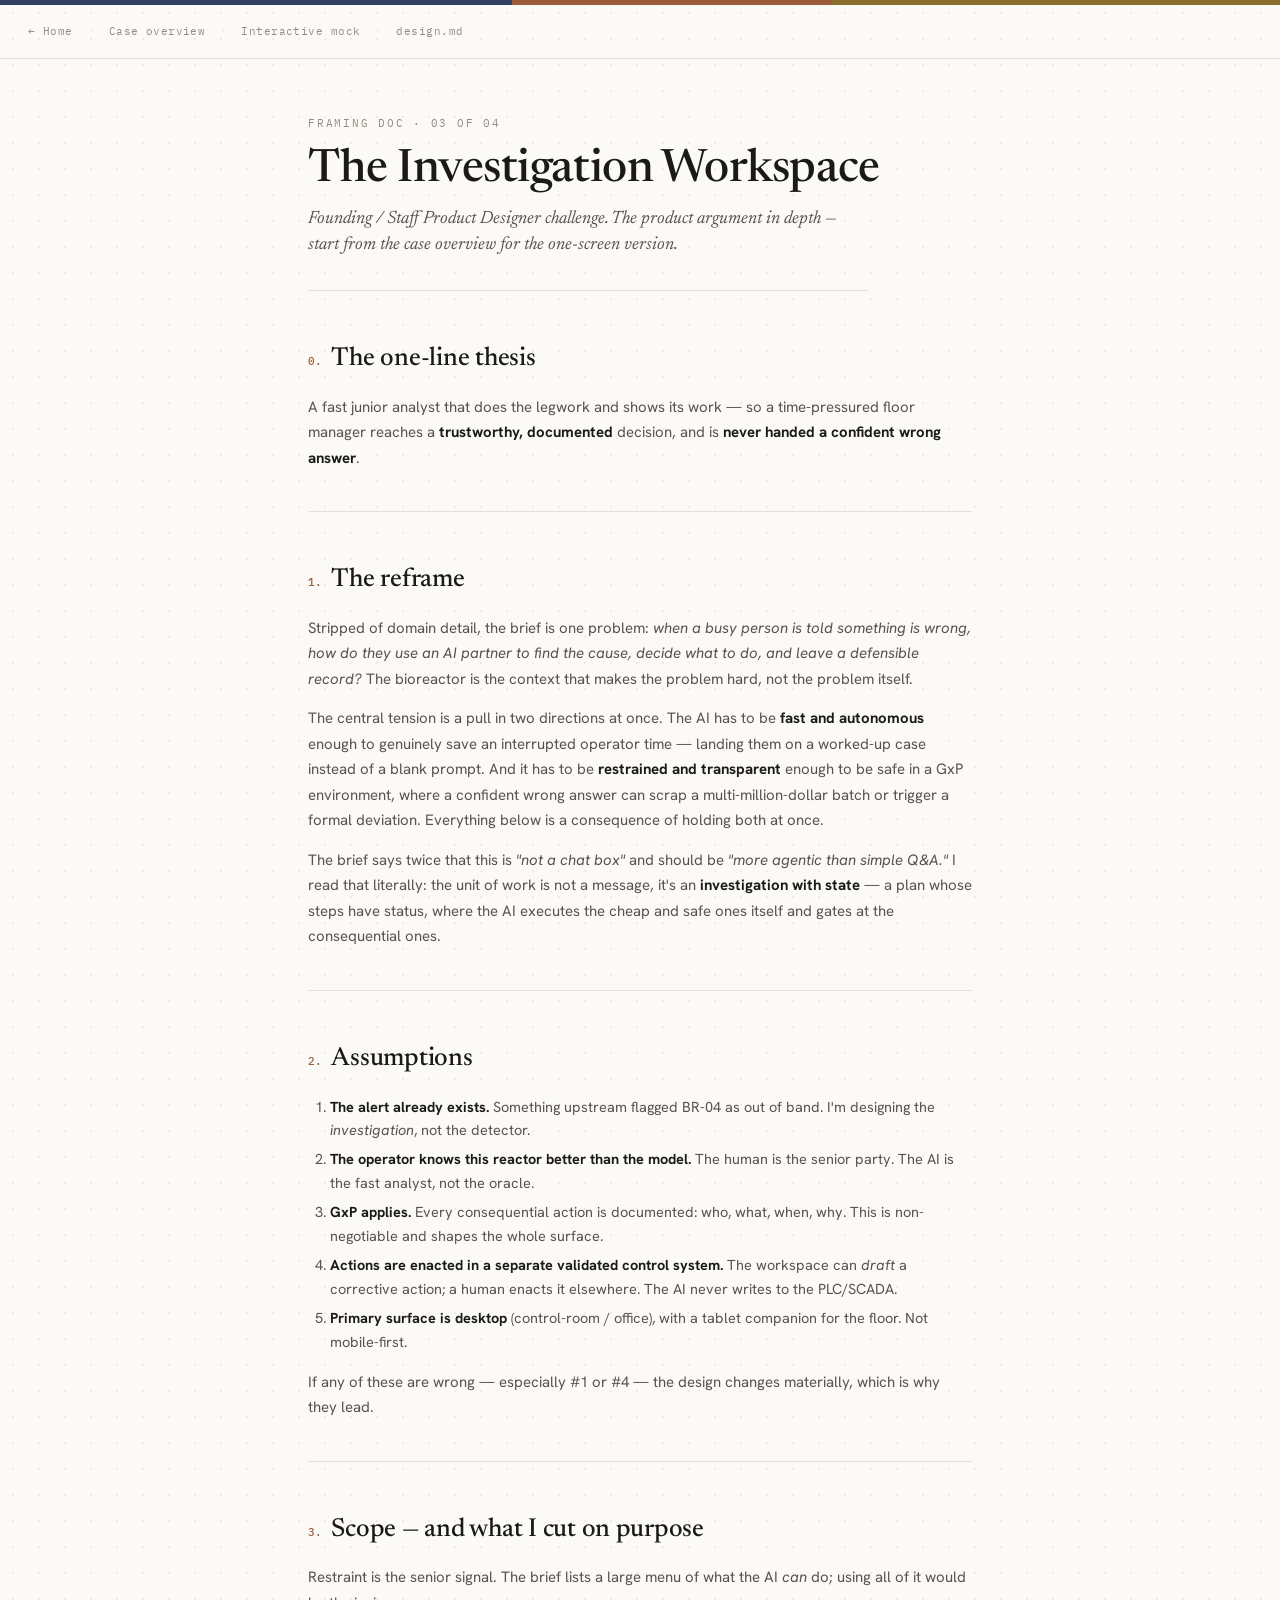
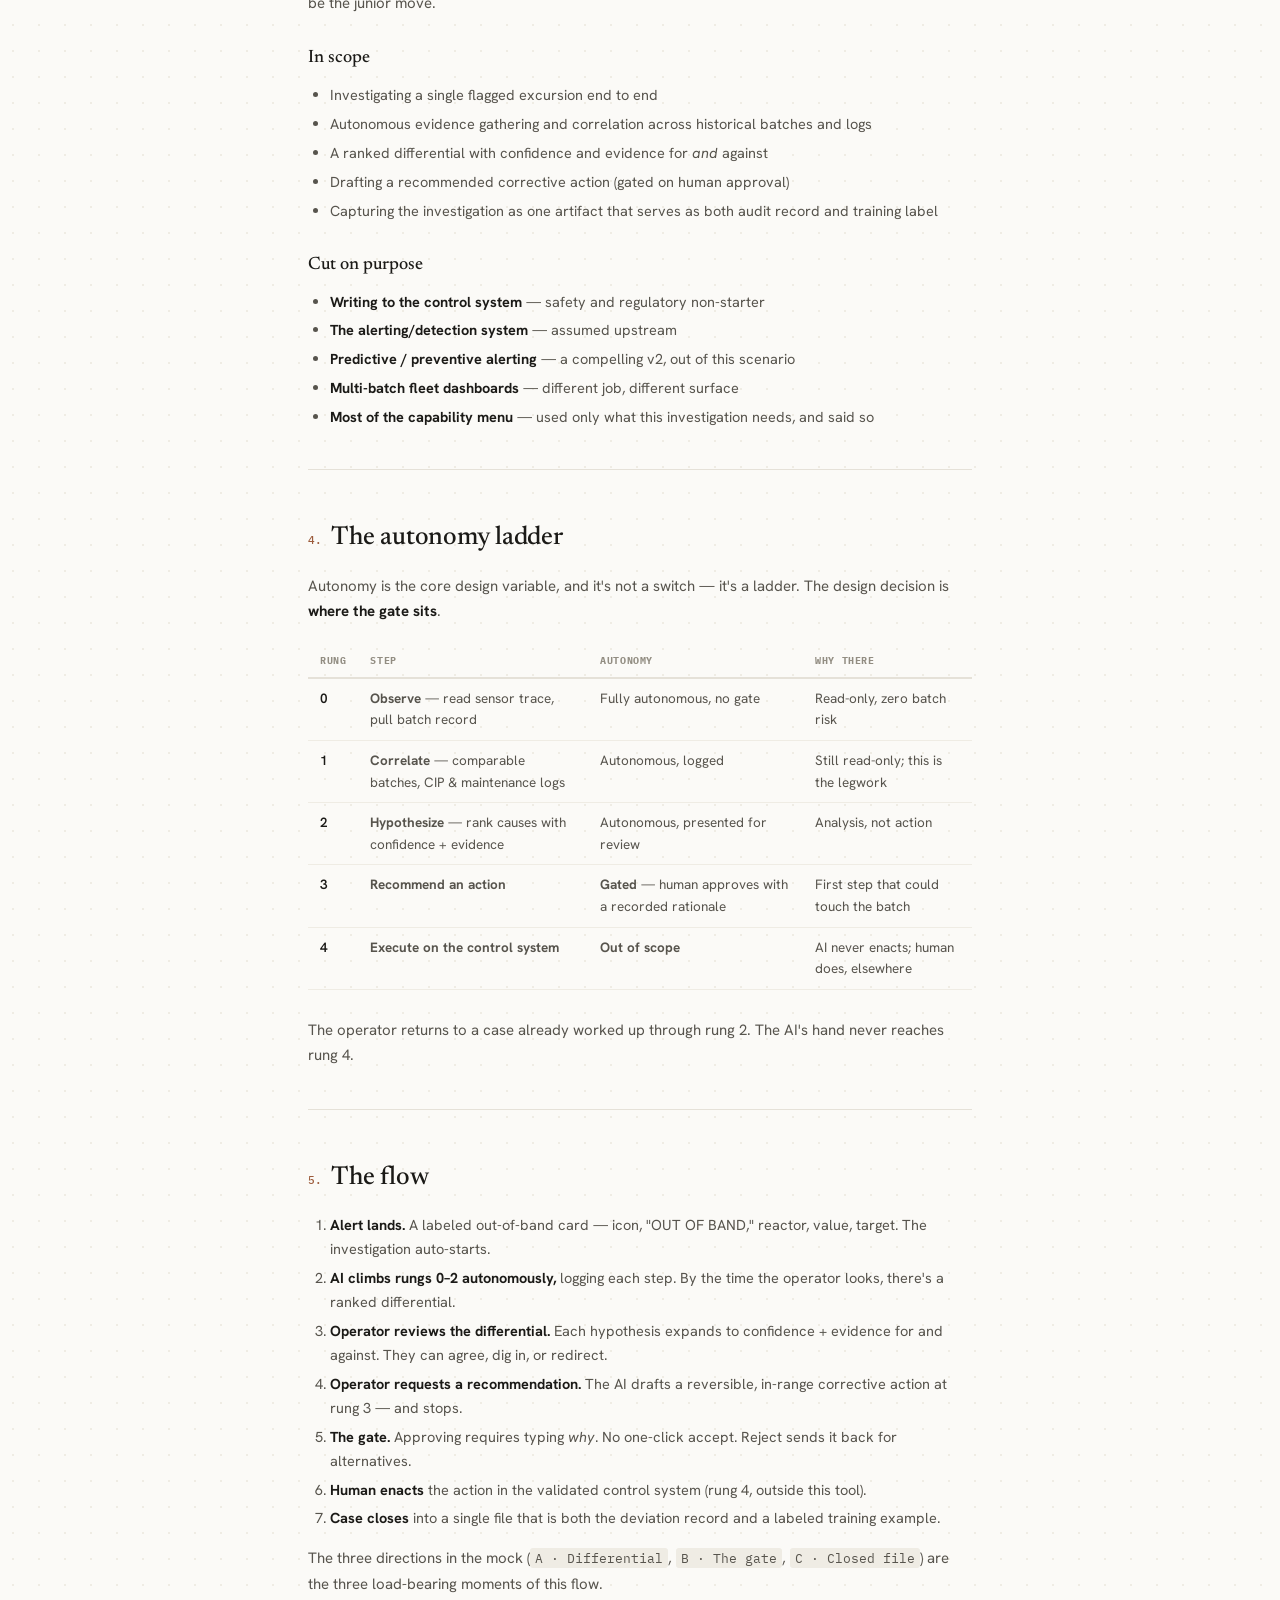
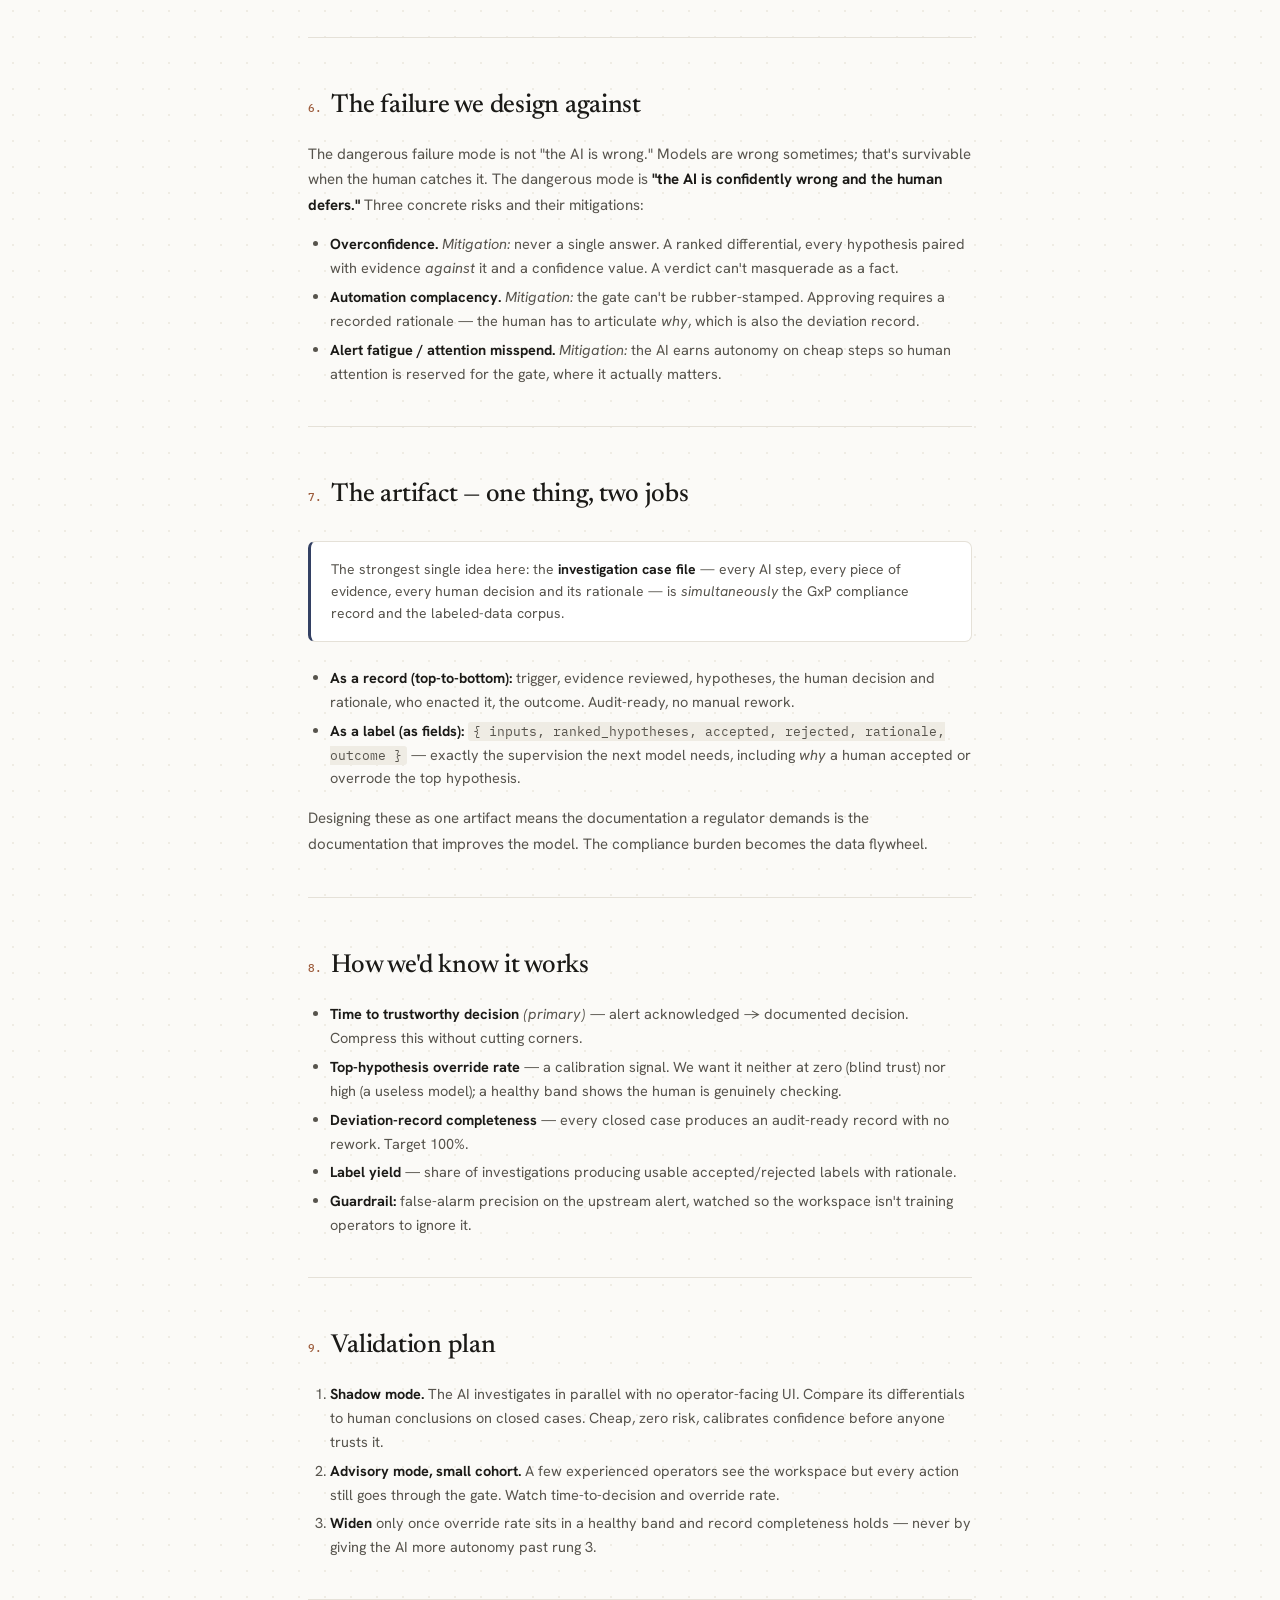
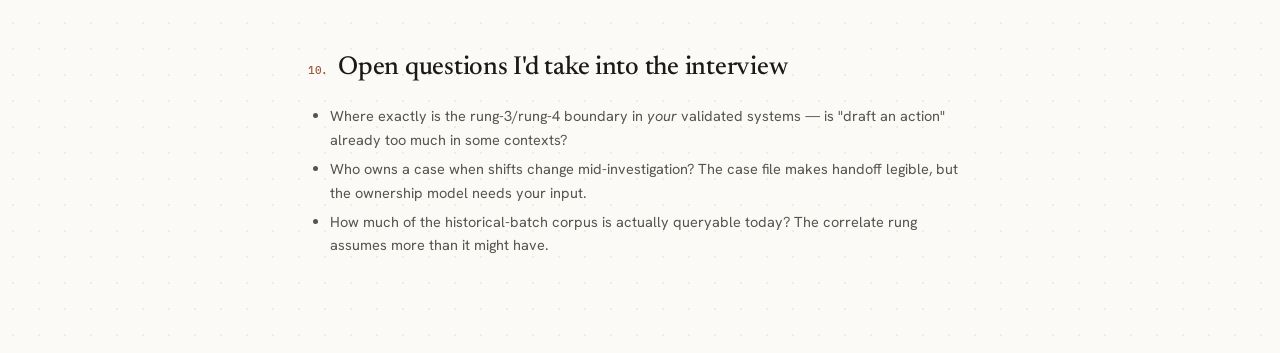
<file: framing.html>
<!DOCTYPE html>
<html lang="en">
<head>
<meta charset="UTF-8">
<meta name="viewport" content="width=device-width, initial-scale=1.0">
<title>Framing — The Investigation Workspace</title>
<link rel="preconnect" href="https://fonts.googleapis.com">
<link rel="preconnect" href="https://fonts.gstatic.com" crossorigin>
<link href="https://fonts.googleapis.com/css2?family=Newsreader:ital,opsz,wght@0,6..72,400;0,6..72,500;0,6..72,600;1,6..72,400&family=Hanken+Grotesk:wght@400;500;600;700&family=IBM+Plex+Mono:wght@400;500&display=swap" rel="stylesheet">
<style>
  :root{
    --paper:#FBFAF7;--card:#FFFFFF;
    --ink:#1B1A17;--ink-2:#57544D;--ink-3:#928D82;
    --line:#E5E1D8;--line-2:#EFECE4;
    --ai:#334063;--you:#9C5B3B;--gate:#8A6D2F;--gate-soft:#F1EAD6;
    --serif:'Newsreader',Georgia,serif;
    --sans:'Hanken Grotesk',sans-serif;
    --mono:'IBM Plex Mono',monospace;
  }
  *{box-sizing:border-box;margin:0;padding:0}
  body{background:var(--paper);color:var(--ink);font-family:var(--sans);font-size:15px;line-height:1.6;-webkit-font-smoothing:antialiased;
       background-image:radial-gradient(var(--line-2) 1px,transparent 1px);background-size:26px 26px}
  .topbar{height:5px;background:linear-gradient(90deg,var(--ai) 0 40%,var(--you) 40% 65%,var(--gate) 65% 100%)}
  nav{padding:16px 28px;border-bottom:1px solid var(--line);display:flex;align-items:center;gap:16px;font-size:13px}
  nav a{color:var(--ink-3);text-decoration:none;font-family:var(--mono);font-size:11px;letter-spacing:.04em}
  nav a:hover{color:var(--ink)}
  nav .sep{color:var(--line);user-select:none}
  .wrap{max-width:720px;margin:0 auto;padding:56px 28px 80px}
  .kicker{font-family:var(--mono);font-size:11px;letter-spacing:.16em;text-transform:uppercase;color:var(--ink-3);margin-bottom:14px}
  h1{font-family:var(--serif);font-size:46px;font-weight:500;line-height:1.08;margin-bottom:10px;letter-spacing:-.01em}
  .sub{font-family:var(--serif);font-style:italic;font-size:18px;color:var(--ink-2);max-width:56ch;line-height:1.45;margin-bottom:48px;padding-bottom:32px;border-bottom:1px solid var(--line)}
  h2{font-family:var(--serif);font-weight:500;font-size:26px;margin:48px 0 14px;letter-spacing:-.01em}
  h3{font-family:var(--serif);font-weight:500;font-size:18px;margin:28px 0 10px}
  p{color:var(--ink-2);font-size:15px;line-height:1.7;margin-bottom:14px}
  p b{color:var(--ink)}
  p em{font-style:italic}
  ul,ol{margin:0 0 16px 0;padding-left:22px;color:var(--ink-2);font-size:14.5px;line-height:1.65}
  li{margin-bottom:5px}
  li b{color:var(--ink)}
  hr{border:0;border-top:1px solid var(--line);margin:40px 0}
  table{width:100%;border-collapse:collapse;font-size:13.5px;margin:20px 0 28px}
  th{font-family:var(--mono);font-size:10px;letter-spacing:.06em;text-transform:uppercase;color:var(--ink-3);text-align:left;padding:8px 12px;border-bottom:2px solid var(--line)}
  td{padding:9px 12px;border-bottom:1px solid var(--line-2);color:var(--ink-2);vertical-align:top}
  td:first-child{color:var(--ink);font-weight:600;white-space:nowrap}
  .callout{border:1px solid var(--line);border-left:3px solid var(--ai);border-radius:7px;background:var(--card);padding:16px 20px;margin:24px 0;font-size:14px;color:var(--ink-2);line-height:1.6}
  .callout b{color:var(--ink)}
  .section-no{font-family:var(--mono);font-size:11px;color:var(--you);margin-right:10px;font-weight:500}
  code{font-family:var(--mono);font-size:0.88em;background:var(--line-2);padding:1px 5px;border-radius:3px}
</style>
</head>
<body>
<div class="topbar"></div>
<nav>
  <a href="index.html">← Home</a>
  <span class="sep">·</span>
  <a href="case-overview.html">Case overview</a>
  <span class="sep">·</span>
  <a href="investigation-workspace-mock.html">Interactive mock</a>
  <span class="sep">·</span>
  <a href="design.html">design.md</a>
</nav>
<div class="wrap">
  <div class="kicker">Framing doc · 03 of 04</div>
  <h1>The Investigation Workspace</h1>
  <p class="sub">Founding / Staff Product Designer challenge. The product argument in depth — start from the case overview for the one-screen version.</p>

  <h2><span class="section-no">0.</span>The one-line thesis</h2>
  <p>A fast junior analyst that does the legwork and shows its work — so a time-pressured floor manager reaches a <b>trustworthy, documented</b> decision, and is <b>never handed a confident wrong answer</b>.</p>

  <hr>

  <h2><span class="section-no">1.</span>The reframe</h2>
  <p>Stripped of domain detail, the brief is one problem: <em>when a busy person is told something is wrong, how do they use an AI partner to find the cause, decide what to do, and leave a defensible record?</em> The bioreactor is the context that makes the problem hard, not the problem itself.</p>
  <p>The central tension is a pull in two directions at once. The AI has to be <b>fast and autonomous</b> enough to genuinely save an interrupted operator time — landing them on a worked-up case instead of a blank prompt. And it has to be <b>restrained and transparent</b> enough to be safe in a GxP environment, where a confident wrong answer can scrap a multi-million-dollar batch or trigger a formal deviation. Everything below is a consequence of holding both at once.</p>
  <p>The brief says twice that this is <em>"not a chat box"</em> and should be <em>"more agentic than simple Q&amp;A."</em> I read that literally: the unit of work is not a message, it's an <b>investigation with state</b> — a plan whose steps have status, where the AI executes the cheap and safe ones itself and gates at the consequential ones.</p>

  <hr>

  <h2><span class="section-no">2.</span>Assumptions</h2>
  <ol>
    <li><b>The alert already exists.</b> Something upstream flagged BR-04 as out of band. I'm designing the <em>investigation</em>, not the detector.</li>
    <li><b>The operator knows this reactor better than the model.</b> The human is the senior party. The AI is the fast analyst, not the oracle.</li>
    <li><b>GxP applies.</b> Every consequential action is documented: who, what, when, why. This is non-negotiable and shapes the whole surface.</li>
    <li><b>Actions are enacted in a separate validated control system.</b> The workspace can <em>draft</em> a corrective action; a human enacts it elsewhere. The AI never writes to the PLC/SCADA.</li>
    <li><b>Primary surface is desktop</b> (control-room / office), with a tablet companion for the floor. Not mobile-first.</li>
  </ol>
  <p>If any of these are wrong — especially #1 or #4 — the design changes materially, which is why they lead.</p>

  <hr>

  <h2><span class="section-no">3.</span>Scope — and what I cut on purpose</h2>
  <p>Restraint is the senior signal. The brief lists a large menu of what the AI <em>can</em> do; using all of it would be the junior move.</p>
  <h3>In scope</h3>
  <ul>
    <li>Investigating a single flagged excursion end to end</li>
    <li>Autonomous evidence gathering and correlation across historical batches and logs</li>
    <li>A ranked differential with confidence and evidence for <em>and</em> against</li>
    <li>Drafting a recommended corrective action (gated on human approval)</li>
    <li>Capturing the investigation as one artifact that serves as both audit record and training label</li>
  </ul>
  <h3>Cut on purpose</h3>
  <ul>
    <li><b>Writing to the control system</b> — safety and regulatory non-starter</li>
    <li><b>The alerting/detection system</b> — assumed upstream</li>
    <li><b>Predictive / preventive alerting</b> — a compelling v2, out of this scenario</li>
    <li><b>Multi-batch fleet dashboards</b> — different job, different surface</li>
    <li><b>Most of the capability menu</b> — used only what this investigation needs, and said so</li>
  </ul>

  <hr>

  <h2><span class="section-no">4.</span>The autonomy ladder</h2>
  <p>Autonomy is the core design variable, and it's not a switch — it's a ladder. The design decision is <b>where the gate sits</b>.</p>
  <table>
    <thead><tr><th>Rung</th><th>Step</th><th>Autonomy</th><th>Why there</th></tr></thead>
    <tbody>
      <tr><td>0</td><td><b>Observe</b> — read sensor trace, pull batch record</td><td>Fully autonomous, no gate</td><td>Read-only, zero batch risk</td></tr>
      <tr><td>1</td><td><b>Correlate</b> — comparable batches, CIP &amp; maintenance logs</td><td>Autonomous, logged</td><td>Still read-only; this is the legwork</td></tr>
      <tr><td>2</td><td><b>Hypothesize</b> — rank causes with confidence + evidence</td><td>Autonomous, presented for review</td><td>Analysis, not action</td></tr>
      <tr><td>3</td><td><b>Recommend an action</b></td><td><b>Gated</b> — human approves with a recorded rationale</td><td>First step that could touch the batch</td></tr>
      <tr><td>4</td><td><b>Execute on the control system</b></td><td><b>Out of scope</b></td><td>AI never enacts; human does, elsewhere</td></tr>
    </tbody>
  </table>
  <p>The operator returns to a case already worked up through rung 2. The AI's hand never reaches rung 4.</p>

  <hr>

  <h2><span class="section-no">5.</span>The flow</h2>
  <ol>
    <li><b>Alert lands.</b> A labeled out-of-band card — icon, "OUT OF BAND," reactor, value, target. The investigation auto-starts.</li>
    <li><b>AI climbs rungs 0–2 autonomously,</b> logging each step. By the time the operator looks, there's a ranked differential.</li>
    <li><b>Operator reviews the differential.</b> Each hypothesis expands to confidence + evidence for and against. They can agree, dig in, or redirect.</li>
    <li><b>Operator requests a recommendation.</b> The AI drafts a reversible, in-range corrective action at rung 3 — and stops.</li>
    <li><b>The gate.</b> Approving requires typing <em>why</em>. No one-click accept. Reject sends it back for alternatives.</li>
    <li><b>Human enacts</b> the action in the validated control system (rung 4, outside this tool).</li>
    <li><b>Case closes</b> into a single file that is both the deviation record and a labeled training example.</li>
  </ol>
  <p>The three directions in the mock (<code>A · Differential</code>, <code>B · The gate</code>, <code>C · Closed file</code>) are the three load-bearing moments of this flow.</p>

  <hr>

  <h2><span class="section-no">6.</span>The failure we design against</h2>
  <p>The dangerous failure mode is not "the AI is wrong." Models are wrong sometimes; that's survivable when the human catches it. The dangerous mode is <b>"the AI is confidently wrong and the human defers."</b> Three concrete risks and their mitigations:</p>
  <ul>
    <li><b>Overconfidence.</b> <em>Mitigation:</em> never a single answer. A ranked differential, every hypothesis paired with evidence <em>against</em> it and a confidence value. A verdict can't masquerade as a fact.</li>
    <li><b>Automation complacency.</b> <em>Mitigation:</em> the gate can't be rubber-stamped. Approving requires a recorded rationale — the human has to articulate <em>why</em>, which is also the deviation record.</li>
    <li><b>Alert fatigue / attention misspend.</b> <em>Mitigation:</em> the AI earns autonomy on cheap steps so human attention is reserved for the gate, where it actually matters.</li>
  </ul>

  <hr>

  <h2><span class="section-no">7.</span>The artifact — one thing, two jobs</h2>
  <div class="callout">The strongest single idea here: the <b>investigation case file</b> — every AI step, every piece of evidence, every human decision and its rationale — is <em>simultaneously</em> the GxP compliance record and the labeled-data corpus.</div>
  <ul>
    <li><b>As a record (top-to-bottom):</b> trigger, evidence reviewed, hypotheses, the human decision and rationale, who enacted it, the outcome. Audit-ready, no manual rework.</li>
    <li><b>As a label (as fields):</b> <code>{ inputs, ranked_hypotheses, accepted, rejected, rationale, outcome }</code> — exactly the supervision the next model needs, including <em>why</em> a human accepted or overrode the top hypothesis.</li>
  </ul>
  <p>Designing these as one artifact means the documentation a regulator demands is the documentation that improves the model. The compliance burden becomes the data flywheel.</p>

  <hr>

  <h2><span class="section-no">8.</span>How we'd know it works</h2>
  <ul>
    <li><b>Time to trustworthy decision</b> <em>(primary)</em> — alert acknowledged → documented decision. Compress this without cutting corners.</li>
    <li><b>Top-hypothesis override rate</b> — a calibration signal. We want it neither at zero (blind trust) nor high (a useless model); a healthy band shows the human is genuinely checking.</li>
    <li><b>Deviation-record completeness</b> — every closed case produces an audit-ready record with no rework. Target 100%.</li>
    <li><b>Label yield</b> — share of investigations producing usable accepted/rejected labels with rationale.</li>
    <li><b>Guardrail:</b> false-alarm precision on the upstream alert, watched so the workspace isn't training operators to ignore it.</li>
  </ul>

  <hr>

  <h2><span class="section-no">9.</span>Validation plan</h2>
  <ol>
    <li><b>Shadow mode.</b> The AI investigates in parallel with no operator-facing UI. Compare its differentials to human conclusions on closed cases. Cheap, zero risk, calibrates confidence before anyone trusts it.</li>
    <li><b>Advisory mode, small cohort.</b> A few experienced operators see the workspace but every action still goes through the gate. Watch time-to-decision and override rate.</li>
    <li><b>Widen</b> only once override rate sits in a healthy band and record completeness holds — never by giving the AI more autonomy past rung 3.</li>
  </ol>

  <hr>

  <h2><span class="section-no">10.</span>Open questions I'd take into the interview</h2>
  <ul>
    <li>Where exactly is the rung-3/rung-4 boundary in <em>your</em> validated systems — is "draft an action" already too much in some contexts?</li>
    <li>Who owns a case when shifts change mid-investigation? The case file makes handoff legible, but the ownership model needs your input.</li>
    <li>How much of the historical-batch corpus is actually queryable today? The correlate rung assumes more than it might have.</li>
  </ul>
</div>
</body>
</html>
</file>
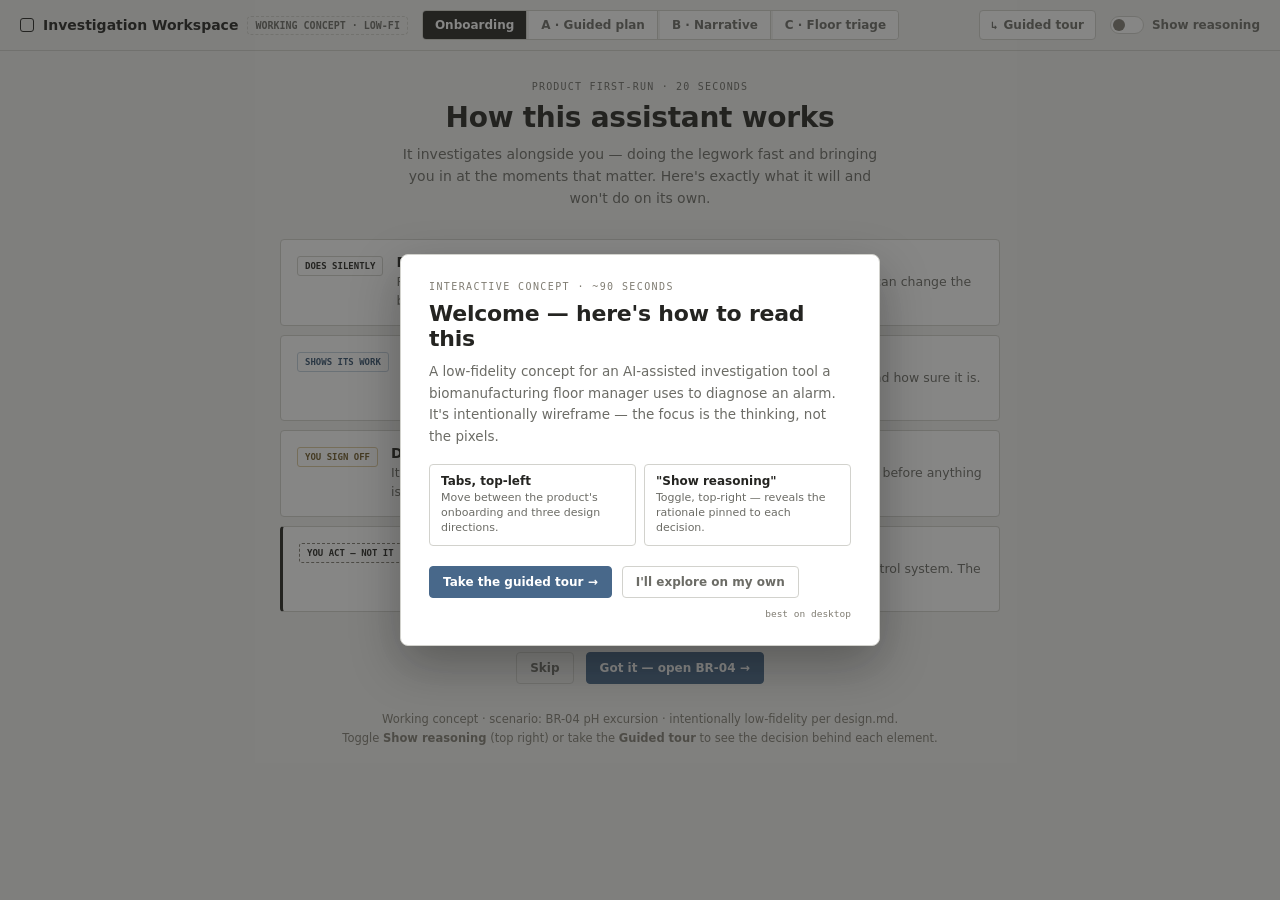
<file: investigation-workspace-mock.html>
<!DOCTYPE html>
<html lang="en">
<head>
<meta charset="UTF-8">
<meta name="viewport" content="width=device-width, initial-scale=1.0">
<title>BR-04 Investigation Workspace — Working Concept</title>
<style>
  /* per design.md — "working concept" fidelity: grayscale, flat, system type */
  :root{
    --paper:#fff; --bg:#f1f1ef; --fill:#ececea; --fill-2:#f6f6f4;
    --line:#d2d2cd; --line-2:#e3e3df;
    --ink:#242421; --ink-2:#6c6c66; --ink-3:#807d73;
    --accent:#48688a; --accent-soft:#e8edf2; --accent-ink:#33506e;
    --amber:#927539; --amber-soft:#efe9dc; --amber-ink:#6e5826;
    --font:ui-sans-serif,system-ui,"Segoe UI",Roboto,Helvetica,Arial,sans-serif;
    --mono:ui-monospace,"SF Mono",Menlo,Consolas,monospace;
    --r:4px;
  }
  *{box-sizing:border-box;margin:0;padding:0}
  html,body{background:var(--bg);color:var(--ink);font-family:var(--font);font-size:14px;-webkit-font-smoothing:antialiased}
  body{padding:0 0 70px}
  .mono{font-family:var(--mono)}
  h1,h2,h3,h4{font-weight:700;letter-spacing:-.01em}
  :focus-visible{outline:2px solid var(--accent);outline-offset:2px;border-radius:2px}

  /* ---- prototype chrome ---- */
  .chrome{position:sticky;top:0;z-index:40;background:var(--bg);border-bottom:1px solid var(--line);padding:10px 20px;display:flex;align-items:center;gap:14px;flex-wrap:wrap}
  .brand{display:flex;align-items:center;gap:9px;font-weight:700;font-size:14px}
  .brand .mk{width:14px;height:14px;border:1px solid var(--ink);border-radius:3px}
  .tag{font-family:var(--mono);font-size:10px;color:var(--ink-2);border:1px dashed var(--line);padding:3px 7px;border-radius:var(--r)}
  .switcher{display:flex;gap:2px;border:1px solid var(--line);border-radius:var(--r);overflow:hidden}
  .switcher button{font-family:var(--font);font-weight:600;font-size:12px;border:0;background:var(--paper);color:var(--ink-2);padding:7px 12px;cursor:pointer;border-right:1px solid var(--line)}
  .switcher button:last-child{border-right:0}
  .switcher button:hover{color:var(--ink);background:var(--fill-2)}
  .switcher button.on{background:var(--ink);color:#fff}
  .spacer{flex:1}
  .ghost-btn{font-family:var(--font);font-weight:600;font-size:12px;border:1px solid var(--line);background:var(--paper);color:var(--ink-2);padding:7px 11px;border-radius:var(--r);cursor:pointer;display:flex;align-items:center;gap:6px}
  .ghost-btn:hover{color:var(--ink);border-color:var(--ink-2)}
  .ghost-btn .ti{font-family:var(--mono);font-size:11px}
  .why-toggle{display:flex;align-items:center;gap:8px;cursor:pointer;user-select:none;font-size:12px;font-weight:600;color:var(--ink-2)}
  .why-toggle .track{width:34px;height:18px;border:1px solid var(--line);border-radius:20px;background:var(--paper);position:relative;transition:.15s}
  .why-toggle .knob{position:absolute;top:2px;left:2px;width:12px;height:12px;border-radius:50%;background:var(--ink-3);transition:.15s}
  body.why .why-toggle .track{background:var(--ink)}
  body.why .why-toggle .knob{left:18px;background:#fff}

  .stage{max-width:1240px;margin:0 auto;padding:22px 20px 0}
  .view{display:none}
  .view.on{display:block}

  /* rationale strip */
  .strip{border:1px solid var(--line);border-left:3px solid var(--ink);border-radius:var(--r);padding:13px 16px;display:flex;gap:18px;align-items:center;flex-wrap:wrap;margin-bottom:18px;background:var(--paper)}
  .strip .lead{font-weight:700;font-size:14px;display:flex;align-items:center;gap:9px}
  .strip .lead .num{font-family:var(--mono);font-size:10px;background:var(--ink);color:#fff;padding:3px 6px;border-radius:3px}
  .strip .opt{font-size:12.5px;color:var(--ink-2);max-width:600px;line-height:1.5}
  .strip .ff{margin-left:auto;font-family:var(--mono);font-size:10px;color:var(--ink-2);border:1px dashed var(--line);padding:4px 8px;border-radius:var(--r)}

  /* panels */
  .panel{background:var(--paper);border:1px solid var(--line);border-radius:var(--r)}
  .ph{padding:10px 14px;border-bottom:1px solid var(--line-2);display:flex;align-items:center;gap:8px}
  .ph h3{font-size:11px;text-transform:uppercase;letter-spacing:.07em;color:var(--ink-2);font-weight:700}
  .ph .ai-badge{margin-left:auto;font-family:var(--mono);font-size:9px;color:var(--ink-2);border:1px solid var(--line);padding:2px 6px;border-radius:3px}

  /* ===== DIRECTION A ===== */
  .gridA{display:grid;grid-template-columns:270px 1fr 280px;gap:16px;align-items:start}
  .alert{background:var(--paper);border:1px solid var(--line);border-left:3px solid var(--amber);border-radius:var(--r);padding:13px 16px;margin-bottom:16px;display:flex;gap:18px;align-items:center}
  .alert .big{font-weight:700;font-size:28px;line-height:1}
  .alert .big .u{font-size:12px;color:var(--ink-2);font-weight:600;margin-left:3px}
  .alert .meta{font-size:12.5px;color:var(--ink-2);line-height:1.5}
  .alert .meta b{color:var(--ink);font-weight:600}
  .alert .meta .mono{font-size:11px}
  .band{font-family:var(--mono);font-size:10px;color:var(--amber-ink);margin-top:4px}
  .chartbox{margin-left:auto;border:1px dashed var(--line);border-radius:var(--r);padding:4px;background:var(--fill-2)}
  .chartbox .cap{font-family:var(--mono);font-size:8px;color:var(--ink-3);text-align:center;padding-top:2px}

  .steps{padding:6px}
  .step{display:flex;gap:10px;padding:9px;border-radius:var(--r)}
  .step .ic{width:20px;height:20px;border-radius:50%;flex:0 0 20px;display:grid;place-items:center;font-size:11px;font-weight:700;color:#fff;margin-top:1px;font-family:var(--mono)}
  .step.done .ic{background:#5a5a54}
  .step.run .ic{background:var(--accent)}
  .step.you .ic{background:var(--amber)}
  .step.wait .ic{background:var(--ink-3)}
  .step .body .t{font-size:13px;font-weight:600}
  .step .body .s{font-size:11.5px;color:var(--ink-2);margin-top:2px;line-height:1.4}
  .step.run{background:var(--accent-soft)}
  .step.you{background:var(--amber-soft);border-left:2px solid var(--amber)}
  .step .who{font-family:var(--mono);font-size:8.5px;letter-spacing:.03em;margin-top:5px;display:inline-block;padding:2px 5px;border-radius:3px;border:1px solid var(--line)}
  .who.auto{color:var(--ink-2)}
  .who.show{color:var(--accent-ink);border-color:#c2d0de}
  .who.sign{color:var(--amber-ink);border-color:#dcc99e}
  .who.human{color:var(--ink);border-color:var(--ink-3);border-style:dashed}

  .center>*+*{margin-top:16px}
  .hyps{padding:6px}
  .hyp{padding:13px 14px;border-radius:var(--r);border:1px solid var(--line-2)}
  .hyp+.hyp{margin-top:8px}
  .hyp.top{border-color:var(--accent);border-left:3px solid var(--accent)}
  .hyp .hh{display:flex;align-items:baseline;gap:10px}
  .hyp .rank{font-family:var(--mono);font-size:11px;color:var(--ink-3)}
  .hyp .name{font-weight:700;font-size:14px;flex:1}
  .conf{display:flex;align-items:center;gap:7px}
  .conf .lbl{font-family:var(--mono);font-size:9px;color:var(--ink-2)}
  .conf .bar{width:60px;height:6px;border-radius:2px;background:var(--fill);overflow:hidden;border:1px solid var(--line-2)}
  .conf .fill{height:100%;background:var(--accent);width:0;transition:width .9s ease .2s}
  .ev{display:grid;grid-template-columns:1fr 1fr;gap:8px;margin-top:10px}
  .ev .col{font-size:11px;line-height:1.4}
  .ev .col .k{font-family:var(--mono);font-size:8.5px;letter-spacing:.04em;text-transform:uppercase;margin-bottom:3px;color:var(--ink-2)}
  .ev li{list-style:none;color:var(--ink-2);padding-left:13px;position:relative;margin-top:3px}
  .ev .for li:before{content:"+";position:absolute;left:0;color:var(--ink);font-weight:700}
  .ev .ag li:before{content:"–";position:absolute;left:0;color:var(--ink);font-weight:700}
  .fb{display:flex;gap:6px;margin-top:11px;padding-top:10px;border-top:1px dashed var(--line)}
  .chip{font-family:var(--font);font-weight:600;font-size:11.5px;border:1px solid var(--line);background:var(--paper);color:var(--ink-2);padding:6px 10px;border-radius:var(--r);cursor:pointer}
  .chip:hover{border-color:var(--ink-2);color:var(--ink)}
  .chip.cur{margin-left:auto}

  .acard{border-radius:var(--r);padding:13px 15px;border:1px solid var(--line)}
  .acard.q{background:var(--amber-soft);border-color:#dcc99e}
  .acard.ap{background:var(--accent-soft);border-color:#c2d0de}
  .acard .kic{font-family:var(--mono);font-size:9px;letter-spacing:.05em;text-transform:uppercase;display:flex;align-items:center;gap:6px;margin-bottom:6px}
  .acard.q .kic{color:var(--amber-ink)} .acard.ap .kic{color:var(--accent-ink)}
  .acard .qt{font-size:13.5px;font-weight:700;line-height:1.4}
  .acard .qs{font-size:11.5px;color:var(--ink-2);margin-top:4px;line-height:1.4}
  .answers{display:flex;gap:7px;margin-top:11px;flex-wrap:wrap}
  .btn{font-family:var(--font);font-weight:600;font-size:12px;border-radius:var(--r);padding:8px 13px;cursor:pointer;border:1px solid var(--line);background:var(--paper);color:var(--ink)}
  .btn:hover{border-color:var(--ink-2)}
  .btn.pri{background:var(--accent);color:#fff;border-color:var(--accent)}
  .btn.warn{background:var(--amber);color:#fff;border-color:var(--amber)}
  .btn.ghost{background:transparent;color:var(--ink-2)}

  .rec{padding:14px;border-radius:var(--r);background:var(--fill-2);border:1px dashed var(--line)}
  .rec .scope{font-family:var(--mono);font-size:9.5px;color:var(--ink);background:var(--fill);display:inline-flex;align-items:center;gap:5px;padding:4px 8px;border-radius:3px;margin-bottom:9px;border:1px solid var(--line-2)}
  .rec .recbody{font-size:13px;line-height:1.5}

  .case{padding:6px}
  .logitem{display:flex;gap:9px;padding:8px;border-bottom:1px solid var(--line-2)}
  .logitem:last-child{border-bottom:0}
  .logitem .tl{display:flex;flex-direction:column;align-items:center;flex:0 0 14px}
  .logitem .node{width:8px;height:8px;border-radius:50%;background:var(--accent);margin-top:4px}
  .logitem.byyou .node{background:var(--amber)}
  .logitem .ln{flex:1;width:1px;background:var(--line);margin-top:3px}
  .logitem:last-child .ln{display:none}
  .logitem .lc .lt{font-size:12px;line-height:1.4}
  .logitem .lc .lm{font-family:var(--mono);font-size:9px;color:var(--ink-3);margin-top:3px}
  .who-pill{font-family:var(--mono);font-size:8px;padding:1px 4px;border-radius:3px;margin-right:5px;border:1px solid var(--line)}
  .who-pill.ai{color:var(--accent-ink)} .who-pill.you{color:var(--amber-ink)}
  .outcome{margin:8px;padding:11px;border-radius:var(--r);background:var(--amber-soft);border:1px dashed #dcc99e;font-size:11.5px;color:var(--amber-ink);line-height:1.5}
  .outcome b{color:#5a4a1e}

  /* ===== DIRECTION B ===== */
  .gridB{display:grid;grid-template-columns:1fr 400px;gap:16px;align-items:start}
  .thread{padding:13px}
  .msg{display:flex;gap:10px;margin-bottom:14px}
  .msg .av{width:26px;height:26px;border-radius:var(--r);flex:0 0 26px;display:grid;place-items:center;font-family:var(--mono);font-size:9px;font-weight:600;color:#fff}
  .msg.ai .av{background:var(--accent)} .msg.you .av{background:var(--amber)}
  .msg .mb{flex:1}
  .msg.you{flex-direction:row-reverse}
  .msg.you .mb{text-align:right}
  .bubble{display:inline-block;padding:10px 13px;border-radius:var(--r);font-size:13px;line-height:1.5;max-width:90%;border:1px solid var(--line)}
  .msg.ai .bubble{background:var(--fill-2)}
  .msg.you .bubble{background:var(--ink);color:#fff;border-color:var(--ink)}
  .msg .uncert{font-family:var(--mono);font-size:9.5px;color:var(--ink-3);margin-top:5px}
  .evpanel{position:sticky;top:70px}
  .evpanel .live{margin-left:auto;font-family:var(--mono);font-size:9px;color:var(--ink-2);border:1px solid var(--line);padding:2px 6px;border-radius:3px}
  .evbody{padding:14px}
  .reading{display:flex;justify-content:space-between;padding:8px 0;border-bottom:1px solid var(--line-2);font-size:12px}
  .reading .v{font-family:var(--mono)}
  .reading .v.hi{color:var(--amber-ink);font-weight:600} .reading .v.ok{color:var(--ink-2)}

  /* ===== DIRECTION C ===== */
  .tablet-wrap{display:flex;justify-content:center}
  .tablet{width:400px;background:var(--paper);border:1px solid var(--line);border-radius:10px;overflow:hidden}
  .tbar{background:var(--ink);color:#fff;padding:13px 16px;display:flex;align-items:center;gap:10px}
  .tbar .big{font-weight:700;font-size:22px}
  .tbar .big .u{font-size:10px;color:#aaa}
  .tbar .pill{margin-left:auto;font-family:var(--mono);font-size:9.5px;border:1px solid #555;padding:4px 7px;border-radius:3px}
  .tbody{padding:16px}
  .glance{font-size:14px;line-height:1.5;margin-bottom:14px}
  .ttop{background:var(--accent-soft);border:1px solid #c2d0de;border-radius:var(--r);padding:13px;margin-bottom:12px}
  .ttop .tl{font-family:var(--mono);font-size:9px;color:var(--accent-ink);text-transform:uppercase;letter-spacing:.05em}
  .ttop .tn{font-weight:700;font-size:15px;margin:5px 0}
  .taction{border:1px dashed var(--line);border-radius:var(--r);padding:13px;margin-bottom:12px;background:var(--fill-2)}
  .taction .tl{font-family:var(--mono);font-size:9px;color:var(--ink-2);text-transform:uppercase}
  .bigchips{display:flex;gap:8px}
  .bigchips .btn{flex:1;text-align:center;padding:12px 0;font-size:12.5px}

  /* WHY notes — redline annotation style */
  .why-note{display:none}
  body.why .why-note{display:block}
  .why-note{background:#fbfaf4;border:1px dashed #c2bb9c;border-radius:var(--r);padding:10px 12px;margin:9px 0;position:relative}
  .why-note:before{content:"WHY";position:absolute;top:-8px;left:10px;background:#8c8259;color:#fff;font-family:var(--mono);font-size:8px;font-weight:600;letter-spacing:.08em;padding:2px 6px;border-radius:3px}
  .why-note p{font-size:11.5px;line-height:1.5;color:#5c5640}
  .why-note p b{color:#3d3a26}
  body.why .hideable{opacity:.5}

  /* onboarding (product first-run) */
  .onb{max-width:720px;margin:0 auto}
  .onb-hero{text-align:center;padding:8px 0 22px}
  .onb-hero .ey{font-family:var(--mono);font-size:10px;letter-spacing:.12em;color:var(--ink-2);text-transform:uppercase}
  .onb-hero h1{font-size:28px;font-weight:700;margin:10px 0;line-height:1.15}
  .onb-hero p{font-size:14px;color:var(--ink-2);max-width:500px;margin:0 auto;line-height:1.55}
  .ladder{display:grid;gap:9px;margin:8px 0 18px}
  .rung{display:flex;gap:13px;align-items:flex-start;padding:14px 16px;border-radius:var(--r);background:var(--paper);border:1px solid var(--line)}
  .rung .lvl{font-family:var(--mono);font-size:9px;font-weight:600;padding:4px 7px;border-radius:3px;white-space:nowrap;margin-top:2px;border:1px solid var(--line)}
  .rung .rt{font-weight:700;font-size:14px}
  .rung .rs{font-size:12.5px;color:var(--ink-2);margin-top:3px;line-height:1.5}
  .rung.r2 .lvl{color:var(--accent-ink);border-color:#c2d0de}
  .rung.r3 .lvl{color:var(--amber-ink);border-color:#dcc99e}
  .rung.r4 .lvl{color:var(--ink);border-style:dashed;border-color:var(--ink-3)}
  .rung.r4{border-left:3px solid var(--ink)}
  .onb-foot{display:flex;justify-content:center;gap:12px;margin-top:6px}
  .dots{display:flex;gap:6px;justify-content:center;margin:16px 0}
  .dots span{width:6px;height:6px;border-radius:50%;background:var(--line)}
  .dots span.on{background:var(--ink);width:18px;border-radius:3px}

  .footer{max-width:1240px;margin:26px auto 0;padding:0 20px;font-size:11.5px;color:var(--ink-3);text-align:center;line-height:1.6}

  /* ===== tooltips (recruiter guidance) ===== */
  [data-tip]{position:relative;cursor:help}
  [data-tip]:hover:after,[data-tip]:focus-visible:after{
    content:attr(data-tip);position:absolute;left:0;top:calc(100% + 7px);z-index:60;
    width:230px;max-width:62vw;background:var(--ink);color:#fff;font-family:var(--font);font-weight:400;
    font-size:11px;line-height:1.45;letter-spacing:0;text-transform:none;padding:9px 11px;border-radius:var(--r);
    box-shadow:0 6px 20px rgba(0,0,0,.22)}
  [data-tip]:hover:before,[data-tip]:focus-visible:before{
    content:"";position:absolute;left:12px;top:calc(100% + 2px);z-index:61;
    border:5px solid transparent;border-bottom-color:var(--ink)}

  /* ===== intro overlay ===== */
  .ov{position:fixed;inset:0;z-index:1100;background:rgba(36,36,33,.55);display:flex;align-items:center;justify-content:center;padding:24px}
  .ov-card{background:var(--paper);border:1px solid var(--line);border-radius:8px;max-width:480px;padding:26px 28px;box-shadow:0 18px 50px rgba(0,0,0,.3)}
  .ov-card .ey{font-family:var(--mono);font-size:10px;letter-spacing:.14em;text-transform:uppercase;color:var(--ink-3)}
  .ov-card h2{font-size:22px;margin:9px 0 10px}
  .ov-card p{font-size:13.5px;color:var(--ink-2);line-height:1.6}
  .ov-card .steps-mini{display:flex;gap:8px;margin:16px 0 4px;flex-wrap:wrap}
  .ov-card .sm{flex:1;min-width:120px;border:1px solid var(--line);border-radius:var(--r);padding:9px 11px}
  .ov-card .sm .smt{font-weight:700;font-size:12px}
  .ov-card .sm .smd{font-size:11px;color:var(--ink-2);line-height:1.4;margin-top:2px}
  .ov-foot{display:flex;gap:10px;margin-top:20px;align-items:center;flex-wrap:wrap}
  .ov-foot .note{font-family:var(--mono);font-size:9.5px;color:var(--ink-3);margin-left:auto}

  /* ===== guided tour ===== */
  .tour-catch{position:fixed;inset:0;z-index:999;display:none}
  .tour-ring{position:fixed;z-index:1000;border-radius:6px;pointer-events:none;display:none;
    box-shadow:0 0 0 3px var(--accent), 0 0 0 9999px rgba(28,30,28,.55);transition:all .26s ease}
  .tour-card{position:fixed;z-index:1001;width:300px;max-width:90vw;background:var(--paper);
    border:1px solid var(--line);border-radius:8px;box-shadow:0 14px 40px rgba(0,0,0,.3);padding:15px 17px;display:none}
  .tour-card .tc-no{font-family:var(--mono);font-size:10px;color:var(--accent-ink);letter-spacing:.04em}
  .tour-card .tc-t{font-weight:700;font-size:14.5px;margin:5px 0 5px}
  .tour-card .tc-d{font-size:12.5px;color:var(--ink-2);line-height:1.55}
  .tour-card .tc-nav{display:flex;gap:8px;margin-top:14px;align-items:center}
  .tour-card .tc-nav .sp{flex:1}
  .tour-card .tc-skip{font-family:var(--font);font-size:11.5px;color:var(--ink-3);background:none;border:0;cursor:pointer;text-decoration:underline}
  .tour-card .tc-skip:hover{color:var(--ink-2)}

  @media(max-width:1100px){.gridA{grid-template-columns:1fr}.gridB{grid-template-columns:1fr}.evpanel{position:static}}
</style>
</head>
<body>

<!-- ===== intro overlay (for the reviewer) ===== -->
<div class="ov" id="intro">
  <div class="ov-card">
    <div class="ey">Interactive concept · ~90 seconds</div>
    <h2>Welcome — here's how to read this</h2>
    <p>A low-fidelity concept for an AI-assisted investigation tool a biomanufacturing floor manager uses to diagnose an alarm. It's intentionally wireframe — the focus is the thinking, not the pixels.</p>
    <div class="steps-mini">
      <div class="sm"><div class="smt">Tabs, top-left</div><div class="smd">Move between the product's onboarding and three design directions.</div></div>
      <div class="sm"><div class="smt">"Show reasoning"</div><div class="smd">Toggle, top-right — reveals the rationale pinned to each decision.</div></div>
    </div>
    <div class="ov-foot">
      <button class="btn pri" id="intro-tour">Take the guided tour →</button>
      <button class="btn ghost" id="intro-explore">I'll explore on my own</button>
      <span class="note">best on desktop</span>
    </div>
  </div>
</div>

<!-- guided tour elements -->
<div class="tour-catch" id="tour-catch"></div>
<div class="tour-ring" id="tour-ring"></div>
<div class="tour-card" id="tour-card">
  <div class="tc-no" id="tc-no">Step 1</div>
  <div class="tc-t" id="tc-t">title</div>
  <div class="tc-d" id="tc-d">desc</div>
  <div class="tc-nav">
    <button class="tc-skip" id="tc-skip">Skip tour</button>
    <span class="sp"></span>
    <button class="btn ghost" id="tc-back">Back</button>
    <button class="btn pri" id="tc-next">Next</button>
  </div>
</div>

<div class="chrome">
  <div class="brand"><span class="mk"></span>Investigation Workspace <span class="tag">WORKING CONCEPT · LOW-FI</span></div>
  <div class="switcher">
    <button data-v="onb" class="on">Onboarding</button>
    <button data-v="a">A · Guided plan</button>
    <button data-v="b">B · Narrative</button>
    <button data-v="c">C · Floor triage</button>
  </div>
  <div class="spacer"></div>
  <button class="ghost-btn" id="chrome-tour"><span class="ti">↳</span> Guided tour</button>
  <div class="why-toggle" id="why-toggle" role="switch" aria-checked="false" tabindex="0" aria-label="Show reasoning annotations"><span class="track"><span class="knob"></span></span> Show reasoning</div>
</div>

<div class="stage">

<!-- ONBOARDING -->
<section class="view on" id="v-onb">
  <div class="onb">
    <div class="onb-hero">
      <div class="ey">Product first-run · 20 seconds</div>
      <h1>How this assistant works</h1>
      <p>It investigates alongside you — doing the legwork fast and bringing you in at the moments that matter. Here's exactly what it will and won't do on its own.</p>
    </div>
    <div class="why-note"><p><b>Why onboarding at all?</b> In a regulated plant, trust has to be calibrated before the first alarm, not during one. These four rungs are the whole interaction model — surfaced up front so the user is never surprised by what the AI does autonomously.</p></div>
    <div class="ladder">
      <div class="rung r1"><span class="lvl">DOES SILENTLY</span><div><div class="rt">Reads data &amp; runs read-only checks</div><div class="rs">Pulls sensor history, validates the signal, scans recent events. Nothing here can change the batch, so it just happens — instantly — the moment you arrive.</div></div></div>
      <div class="rung r2"><span class="lvl">SHOWS ITS WORK</span><div><div class="rt">Forms theories — with evidence &amp; confidence</div><div class="rs">Every hypothesis is ranked, with what supports it, what argues against it, and how sure it is. It never gives you one confident answer.</div></div></div>
      <div class="rung r3"><span class="lvl">YOU SIGN OFF</span><div><div class="rt">Drafts records, escalations &amp; heavier analysis</div><div class="rs">It prepares the official deviation note or escalation — you review and approve before anything is committed or sent.</div></div></div>
      <div class="rung r4"><span class="lvl">YOU ACT — NOT IT</span><div><div class="rt">Never touches the reactor</div><div class="rs">It can recommend a setpoint change, but you make it yourself in your control system. The AI has no write access to equipment, by design.</div></div></div>
    </div>
    <div class="dots"><span class="on"></span><span></span><span></span></div>
    <div class="onb-foot">
      <button class="btn ghost">Skip</button>
      <button class="btn pri" onclick="go('a')">Got it — open BR-04 →</button>
    </div>
  </div>
</section>

<!-- DIRECTION A -->
<section class="view" id="v-a">
  <div class="strip">
    <div class="lead"><span class="num">DIR A</span> Guided plan + live case file</div>
    <div class="opt">The AI runs a visible <b>investigation plan</b> with status on every step — done, running, needs-you — and a case file builds itself as an audit trail. This is the "agentic, not a chat box" direction.</div>
    <div class="ff">PRIMARY · DESKTOP</div>
  </div>

  <div class="alert hideable">
    <div><div class="big">7.42<span class="u">pH</span></div></div>
    <div class="meta"><b>BR-04</b> trending high · sustained <b>18 min</b><br><span class="mono">Batch B-2231 · MAb-A · Production · Day 9</span><div class="band">TARGET BAND 7.10–7.24 · +0.18 OVER</div></div>
    <div class="chartbox">
      <svg width="170" height="48" viewBox="0 0 170 48" role="img" aria-label="pH trending above the target band over the last 30 minutes">
        <rect x="0" y="12" width="170" height="16" fill="#ececea"/>
        <line x1="0" y1="12" x2="170" y2="12" stroke="#d2d2cd" stroke-dasharray="3 3"/>
        <line x1="0" y1="28" x2="170" y2="28" stroke="#d2d2cd" stroke-dasharray="3 3"/>
        <polyline points="0,26 30,25 60,24 90,20 110,14 140,7 170,5" fill="none" stroke="#6c6c66" stroke-width="1.5"/>
        <circle cx="170" cy="5" r="3" fill="#927539"/>
        <line x1="103" y1="0" x2="103" y2="48" stroke="#807d73" stroke-width="1" stroke-dasharray="2 2"/>
      </svg>
      <div class="cap">pH · last 30 min [placeholder]</div>
    </div>
  </div>

  <div class="gridA">
    <div class="panel">
      <div class="ph"><h3>Investigation plan</h3><span class="ai-badge">AI-LED</span></div>
      <div class="steps">
        <div class="step done"><div class="ic">✓</div><div class="body"><div class="t">Validate pH signal</div><div class="s">Redundant probe agrees within 0.02 — reading is real.</div><span class="who auto" tabindex="0" data-tip="Rung 1 · read-only and reversible — runs with no gate, the instant you arrive.">AUTO · READ-ONLY</span></div></div>
        <div class="step done"><div class="ic">✓</div><div class="body"><div class="t">Scan recent changes</div><div class="s">Base-addition event 10:12 · agitation step-up 10:09.</div><span class="who auto" tabindex="0" data-tip="Rung 1 · read-only and reversible — runs with no gate, the instant you arrive.">AUTO · READ-ONLY</span></div></div>
        <div class="step done"><div class="ic">✓</div><div class="body"><div class="t">Build hypotheses</div><div class="s">3 candidates ranked by evidence →</div><span class="who show" tabindex="0" data-tip="Rung 2 · forms ranked hypotheses, always with evidence and a confidence level. Never one confident answer.">SHOWS WORK</span></div></div>
        <div class="step you"><div class="ic">?</div><div class="body"><div class="t">Confirm context with you</div><div class="s">One quick question to narrow the cause.</div><span class="who sign" tabindex="0" data-tip="A human checkpoint: the AI pauses here because it needs context only you have.">NEEDS YOU</span></div></div>
        <div class="step wait"><div class="ic">4</div><div class="body"><div class="t">Recommend mitigation</div><div class="s">Pending your input above.</div><span class="who human" tabindex="0" data-tip="Rung 4 · the AI recommends; you make the change. It never writes to the reactor.">YOU ACT</span></div></div>
        <div class="step wait"><div class="ic">5</div><div class="body"><div class="t">Document decision</div><div class="s">I'll draft it for your sign-off.</div><span class="who sign" tabindex="0" data-tip="Rung 3 · the AI drafts the record; you review and sign off before it counts.">YOU SIGN OFF</span></div></div>
      </div>
      <div class="why-note"><p><b>Why a plan, not a chat:</b> steps with <b>status + an owner</b> turn this from turn-by-turn Q&amp;A into managed work. The owner tags are the autonomy ladder, made visible at the point of action.</p></div>
    </div>

    <div class="center">
      <div class="panel hyps">
        <div class="ph"><h3>What's likely happening</h3><span class="ai-badge">RANKED · UNCERTAIN</span></div>
        <div class="hyp top">
          <div class="hh"><span class="rank">01</span><span class="name">Base over-addition after 10:12 pump event</span><div class="conf" tabindex="0" data-tip="How sure the AI is — always shown, never hidden. Lets an expert overrule it fast."><span class="lbl">HIGH</span><div class="bar"><div class="fill" data-w="72%"></div></div></div></div>
          <div class="ev"><div class="col for"><div class="k">Supports</div><ul><li>Base-add event at 10:12 precedes the climb</li><li>pH slope matches the dose size</li></ul></div><div class="col ag"><div class="k">Argues against</div><ul><li>Feed rate is nominal</li></ul></div></div>
          <div class="fb"><button class="chip">✓ Confirm</button><button class="chip">✕ Reject</button><button class="chip cur">＋ Add context</button></div>
          <div class="why-note"><p><b>Feedback = a byproduct of the work.</b> Confirm/Reject <i>is</i> the label; "Add context" is where you note <span class="mono">"swapped feed pump 10:12"</span>. No separate feedback form — steering and teaching are one gesture.</p></div>
        </div>
        <div class="hyp">
          <div class="hh"><span class="rank">02</span><span class="name">CO₂ over-stripping from agitation step-up</span><div class="conf"><span class="lbl">MED</span><div class="bar"><div class="fill" data-w="21%"></div></div></div></div>
          <div class="ev"><div class="col for"><div class="k">Supports</div><ul><li>Agitation up at 10:09 · DO rose</li></ul></div><div class="col ag"><div class="k">Argues against</div><ul><li>Gas flow unchanged</li></ul></div></div>
        </div>
        <div class="hyp">
          <div class="hh"><span class="rank">03</span><span class="name">Late-phase metabolic shift</span><div class="conf"><span class="lbl">LOW</span><div class="bar"><div class="fill" data-w="7%"></div></div></div></div>
          <div class="ev"><div class="col for"><div class="k">Supports</div><ul><li>It's day 9 of the batch</li></ul></div><div class="col ag"><div class="k">Argues against</div><ul><li>Viable cell density trend is flat</li></ul></div></div>
        </div>
      </div>

      <div class="acard q">
        <div class="kic">◆ Follow-up · the AI needs something only you know</div>
        <div class="qt">Around 10:12, was base addition manual or automatic?</div>
        <div class="qs">Logs show the event but not who triggered it. This decides between hypotheses 01 and 02.</div>
        <div class="answers"><button class="btn">Automatic control</button><button class="btn warn">Manual — I'll note who</button><button class="btn ghost">Not sure</button></div>
      </div>

      <div class="acard ap">
        <div class="kic">▶ Approval · heavier step, your call</div>
        <div class="qt">Run deep base-dose ↔ pH correlation analysis?</div>
        <div class="qs">≈40s · read-only · won't change anything on the reactor.</div>
        <div class="answers"><button class="btn pri">Approve</button><button class="btn ghost">Skip</button></div>
        <div class="why-note"><p><b>Why gate this one?</b> Reading data was free and silent. This step is <b>slower and heavier</b>, so the AI pauses — because your time is the scarce resource. Cheap stuff: automatic. Costly stuff: ask.</p></div>
      </div>

      <div class="rec">
        <div class="scope" tabindex="0" data-tip="A deliberate scope boundary: the AI has no write-access to equipment, ever. It recommends; you act.">⛔ I can't change the reactor — you make this change in your control system</div>
        <div class="recbody">If you confirm base over-addition: <b>lower the base-addition setpoint</b> and flag the pump for a calibration check. Expected band recovery ~25 min.</div>
        <div class="answers"><button class="btn pri">I made this change →</button><button class="btn ghost">Suggest alternative</button></div>
        <div class="why-note"><p><b>The scope boundary, stated out loud.</b> An AI writing to live equipment is a GxP non-starter. It recommends; you act; "I made this change" logs <b>what you actually did</b>.</p></div>
      </div>
    </div>

    <div class="panel">
      <div class="ph"><h3>Case file · BR-04</h3><span class="ai-badge" tabindex="0" data-tip="One record, two jobs: this compliance trail is also the labeled data that improves the model.">AUDIT TRAIL</span></div>
      <div class="case">
        <div class="logitem"><div class="tl"><div class="node"></div><div class="ln"></div></div><div class="lc"><div class="lt"><span class="who-pill ai">AI</span>Validated pH signal vs redundant probe</div><div class="lm">10:31:04 · evidence: probe-B log</div></div></div>
        <div class="logitem"><div class="tl"><div class="node"></div><div class="ln"></div></div><div class="lc"><div class="lt"><span class="who-pill ai">AI</span>Flagged base-add event &amp; agitation change</div><div class="lm">10:31:09 · evidence: event log 10:09–10:12</div></div></div>
        <div class="logitem"><div class="tl"><div class="node"></div><div class="ln"></div></div><div class="lc"><div class="lt"><span class="who-pill ai">AI</span>Proposed 3 ranked hypotheses</div><div class="lm">10:31:12 · top: base over-addition (HIGH)</div></div></div>
        <div class="logitem byyou"><div class="tl"><div class="node"></div><div class="ln"></div></div><div class="lc"><div class="lt"><span class="who-pill you">YOU</span>Awaiting your context on 10:12 event</div><div class="lm">— open —</div></div></div>
      </div>
      <div class="why-note" style="margin:8px"><p><b>One artifact, two jobs.</b> This trail is the <b>compliance record</b> and the labeled dataset that improves the model. Designing them as the same object is the move.</p></div>
      <div class="outcome">⏳ <b>Outcome pending.</b> I'll re-open this case when Batch B-2231 completes and ask you to log the result — so the loop closes even hours later.</div>
    </div>
  </div>
</section>

<!-- DIRECTION B -->
<section class="view" id="v-b">
  <div class="strip">
    <div class="lead"><span class="num">DIR B</span> Guided narrative + synced evidence</div>
    <div class="opt">A familiar conversational spine — but the AI <b>leads</b>, and follow-ups &amp; approvals appear as inline action cards, not free text. The right panel always shows the data the AI is reasoning over.</div>
    <div class="ff">ALT · DESKTOP</div>
  </div>
  <div class="gridB">
    <div class="panel thread">
      <div class="msg ai"><div class="av">AI</div><div class="mb"><div class="bubble">I'm on BR-04. First the obvious things: the reading is <b>real</b> (redundant probe agrees), and two things changed just before the climb — a base-addition event at 10:12 and an agitation step-up at 10:09.</div><div class="uncert">↳ ruled out sensor fault &amp; "nothing changed" first</div></div></div>
      <div class="msg ai"><div class="av">AI</div><div class="mb"><div class="bubble">Leading theory is <b>base over-addition</b> (high confidence) — but I want to confirm one thing before recommending anything.</div></div></div>
      <div class="msg you"><div class="av">YOU</div><div class="mb"><div class="bubble">The 10:12 dose was manual — Priya adjusted it.</div></div></div>
      <div class="msg ai"><div class="av">AI</div><div class="mb">
        <div class="acard q" style="display:inline-block;text-align:left;max-width:92%">
          <div class="kic">◆ Logged as context</div>
          <div class="qt" style="font-size:13px">Manual dose by Priya, 10:12 — noted in the case file.</div>
          <div class="qs">That strengthens hypothesis 01. Draft the mitigation recommendation?</div>
          <div class="answers"><button class="btn pri">Yes, draft it</button><button class="btn ghost">Show alternatives first</button></div>
        </div></div></div>
      <div class="why-note"><p><b>Why this might lose:</b> a thread is comfy but <b>state is hard to see</b> — where are we, what's left? Direction A makes that glanceable; B trades it for familiarity. Show it as a deliberate fork, then argue for A.</p></div>
    </div>
    <div class="panel evpanel">
      <div class="ph"><h3>Evidence the AI is citing</h3><span class="live">LIVE</span></div>
      <div class="evbody">
        <div style="border:1px dashed var(--line);border-radius:4px;background:var(--fill-2);padding:4px">
        <svg width="100%" height="96" viewBox="0 0 340 96" preserveAspectRatio="none" role="img" aria-label="pH versus time with the 10:12 base addition marked">
          <rect x="0" y="34" width="340" height="26" fill="#ececea"/>
          <polyline points="0,56 80,54 150,48 210,38 260,24 340,14" fill="none" stroke="#6c6c66" stroke-width="1.5"/>
          <line x1="205" y1="0" x2="205" y2="96" stroke="#807d73" stroke-dasharray="3 3"/>
        </svg>
        <div style="font-family:var(--mono);font-size:8px;color:var(--ink-3);text-align:center;padding-top:2px">pH vs time · 10:12 base add marked [placeholder]</div>
        </div>
        <div class="reading"><span>pH (now)</span><span class="v hi">7.42 ↑</span></div>
        <div class="reading"><span>Target band</span><span class="v">7.10–7.24</span></div>
        <div class="reading"><span>Dissolved O₂</span><span class="v ok">61% ✓</span></div>
        <div class="reading"><span>Agitation</span><span class="v hi">+12% @10:09</span></div>
        <div class="reading"><span>Base added @10:12</span><span class="v hi">+0.4 L</span></div>
        <div class="reading"><span>Feed rate</span><span class="v ok">nominal ✓</span></div>
      </div>
      <div class="why-note" style="margin:0 14px 14px"><p><b>Evidence stays pinned.</b> Making the user click to verify a claim is friction under time pressure. The cited data is always one glance away — trust through transparency.</p></div>
    </div>
  </div>
</section>

<!-- DIRECTION C -->
<section class="view" id="v-c">
  <div class="strip">
    <div class="lead"><span class="num">DIR C</span> Floor triage (tablet companion)</div>
    <div class="opt">Not a third competing layout — the <b>same investigation, stripped to a glance</b> for when you're at the reactor. One summary, one top cause, one recommended action, fat touch targets. Deep work happens at the desk in A.</div>
    <div class="ff">COMPANION · TABLET</div>
  </div>
  <div class="tablet-wrap"><div>
    <div class="tablet">
      <div class="tbar"><div class="big">7.42 <span class="u">pH</span></div><div class="pill">+0.18 OVER · 18m</div></div>
      <div class="tbody">
        <div class="glance">BR-04 pH is high. The reading is <b>real</b>, and a <b>base dose at 10:12</b> lines up with the climb.</div>
        <div class="ttop"><div class="tl">Most likely · high confidence</div><div class="tn">Base over-addition</div><div style="font-size:11.5px;color:var(--ink-2)">Two other causes ruled lower. Tap to see evidence.</div></div>
        <div class="taction"><div class="tl">⛔ You do this — not the AI</div><div style="font-weight:700;font-size:14px;margin:6px 0">Lower base-addition setpoint · flag pump for cal check</div></div>
        <div class="bigchips"><button class="btn pri">I did it</button><button class="btn">Add a note</button><button class="btn ghost">Escalate</button></div>
      </div>
    </div>
    <div class="why-note"><p><b>Why one form factor wins, with a companion:</b> investigation needs <b>density</b> → desktop is primary (A). The floor needs <b>glance + confirm</b> → tablet is a reduced view of the <i>same case</i>, never a separate tool.</p></div>
  </div></div>
</section>

<div class="footer">
  Working concept · scenario: BR-04 pH excursion · intentionally low-fidelity per design.md.<br>
  Toggle <b>Show reasoning</b> (top right) or take the <b>Guided tour</b> to see the decision behind each element.
</div>
</div>

<script>
  const views=[...document.querySelectorAll('.view')];
  const btns=[...document.querySelectorAll('.switcher button')];
  function setView(v){
    views.forEach(s=>s.classList.toggle('on',s.id==='v-'+v));
    btns.forEach(b=>b.classList.toggle('on',b.dataset.v===v));
    if(v==='a')setTimeout(()=>document.querySelectorAll('#v-a .fill').forEach(f=>f.style.width=f.dataset.w),120);
  }
  function go(v){setView(v);window.scrollTo({top:0,behavior:'smooth'});}
  btns.forEach(b=>b.addEventListener('click',()=>go(b.dataset.v)));

  /* accessible reasoning toggle */
  const wt=document.getElementById('why-toggle');
  function setWhy(on){document.body.classList.toggle('why',on);wt.setAttribute('aria-checked',on?'true':'false');}
  wt.addEventListener('click',()=>setWhy(!document.body.classList.contains('why')));
  wt.addEventListener('keydown',e=>{if(e.key==='Enter'||e.key===' '){e.preventDefault();setWhy(!document.body.classList.contains('why'));}});

  /* intro overlay */
  const intro=document.getElementById('intro');
  function closeIntro(){intro.style.display='none';}
  document.getElementById('intro-explore').addEventListener('click',closeIntro);

  /* guided tour */
  const tour=[
    {sel:'#v-a .alert',  t:'You arrive from an alert', d:'No setup. The situation is summarized the instant you open the deep link from the plant\u2019s alarm.'},
    {sel:'#v-a .steps',  t:'The AI runs a visible plan', d:'Every step has a status and an owner. A plan with state is what makes this agentic \u2014 not a chat box.'},
    {sel:'#v-a .step.you',t:'It pauses where it matters', d:'Cheap, safe reads run on their own. The AI stops only when it needs you \u2014 like here, to confirm context.'},
    {sel:'#v-a .hyp.top', t:'Never one confident answer', d:'Causes are ranked with confidence and evidence \u2014 including evidence against. That lets a domain expert overrule it fast.'},
    {sel:'#v-a .acard.q', t:'One focused question', d:'When only you know something (\u201cwas that dose manual?\u201d) it asks \u2014 and your answer becomes captured context.'},
    {sel:'#v-a .rec .scope', t:'It recommends \u2014 you act', d:'The AI never touches the reactor. You make the change in your control system. A deliberate safety boundary.'},
    {sel:'#v-a .case',    t:'The record builds itself', d:'Every step is logged as it happens. The audit trail and the model\u2019s training data are the same artifact.'},
    {sel:'#why-toggle',   t:'See the reasoning anytime', d:'Toggle this to reveal the design rationale pinned to each element \u2014 the \u201cwhy\u201d behind every choice.'}
  ];
  const ring=document.getElementById('tour-ring'),card=document.getElementById('tour-card'),catcher=document.getElementById('tour-catch');
  let ti=0;
  function startTour(){closeIntro();ti=0;catcher.style.display=ring.style.display=card.style.display='block';showStep();}
  function endTour(){catcher.style.display=ring.style.display=card.style.display='none';}
  function showStep(){
    const s=tour[ti];
    if(s.sel.indexOf('#v-a')===0)setView('a');
    requestAnimationFrame(()=>{
      const el=document.querySelector(s.sel);
      if(!el){return next();}
      el.scrollIntoView({behavior:'smooth',block:'center'});
      setTimeout(()=>place(el,s),340);
    });
  }
  function place(el,s){
    const r=el.getBoundingClientRect(),pad=6;
    ring.style.left=(r.left-pad)+'px';ring.style.top=(r.top-pad)+'px';
    ring.style.width=(r.width+pad*2)+'px';ring.style.height=(r.height+pad*2)+'px';
    document.getElementById('tc-no').textContent='Step '+(ti+1)+' of '+tour.length;
    document.getElementById('tc-t').textContent=s.t;
    document.getElementById('tc-d').textContent=s.d;
    document.getElementById('tc-back').disabled=(ti===0);
    document.getElementById('tc-next').textContent=(ti===tour.length-1)?'Done':'Next';
    const cw=Math.min(300,innerWidth*0.9),vh=innerHeight,vw=innerWidth;
    const ch=card.offsetHeight||160;
    let top=r.bottom+pad+10;
    if(top+ch>vh-10)top=Math.max(10,r.top-pad-10-ch);
    let left=Math.min(Math.max(10,r.left),vw-cw-10);
    card.style.top=top+'px';card.style.left=left+'px';
  }
  function next(){if(ti<tour.length-1){ti++;showStep();}else endTour();}
  function back(){if(ti>0){ti--;showStep();}}
  document.getElementById('intro-tour').addEventListener('click',startTour);
  document.getElementById('chrome-tour').addEventListener('click',startTour);
  document.getElementById('tc-next').addEventListener('click',next);
  document.getElementById('tc-back').addEventListener('click',back);
  document.getElementById('tc-skip').addEventListener('click',endTour);
  addEventListener('keydown',e=>{
    if(card.style.display!=='block')return;
    if(e.key==='Escape')endTour();
    else if(e.key==='ArrowRight'||e.key==='Enter')next();
    else if(e.key==='ArrowLeft')back();
  });
  let rz;addEventListener('resize',()=>{if(card.style.display!=='block')return;clearTimeout(rz);rz=setTimeout(()=>{const el=document.querySelector(tour[ti].sel);if(el)place(el,tour[ti]);},120);});
</script>
</body>
</html>
</file>
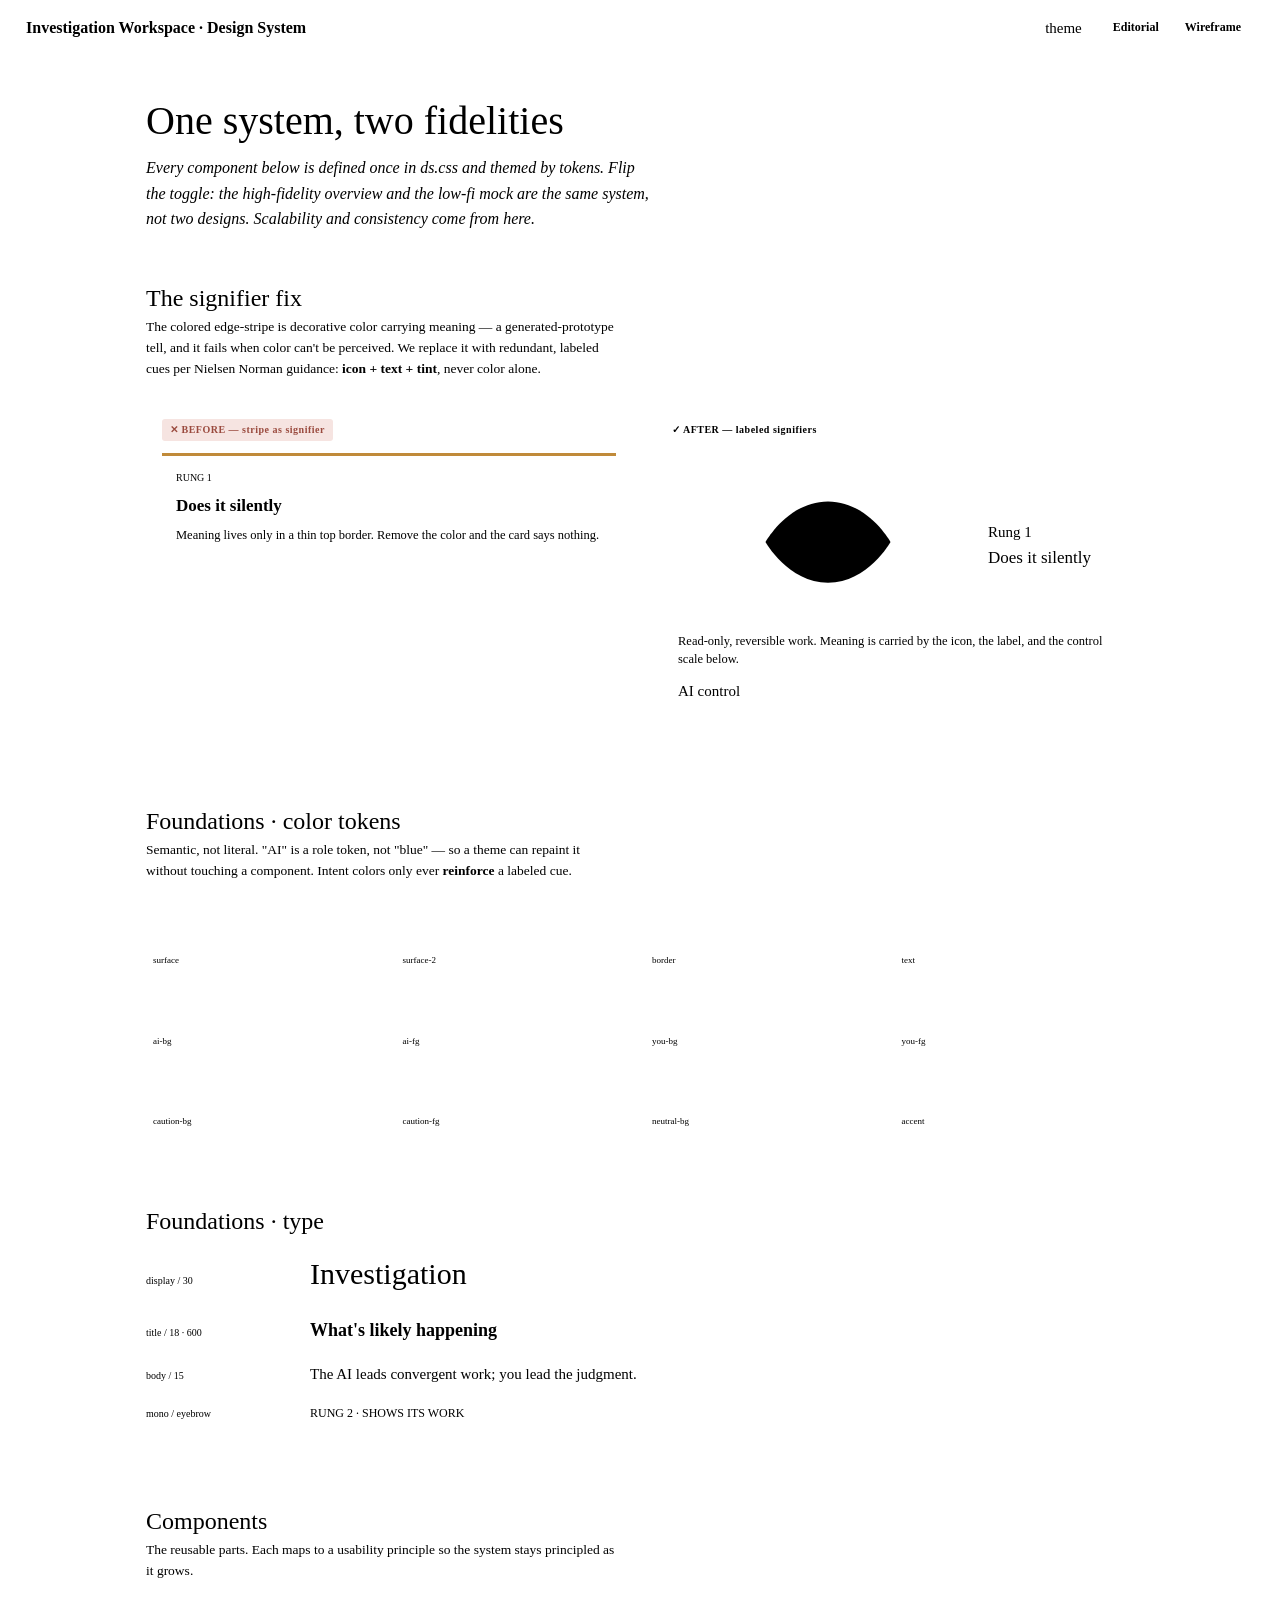
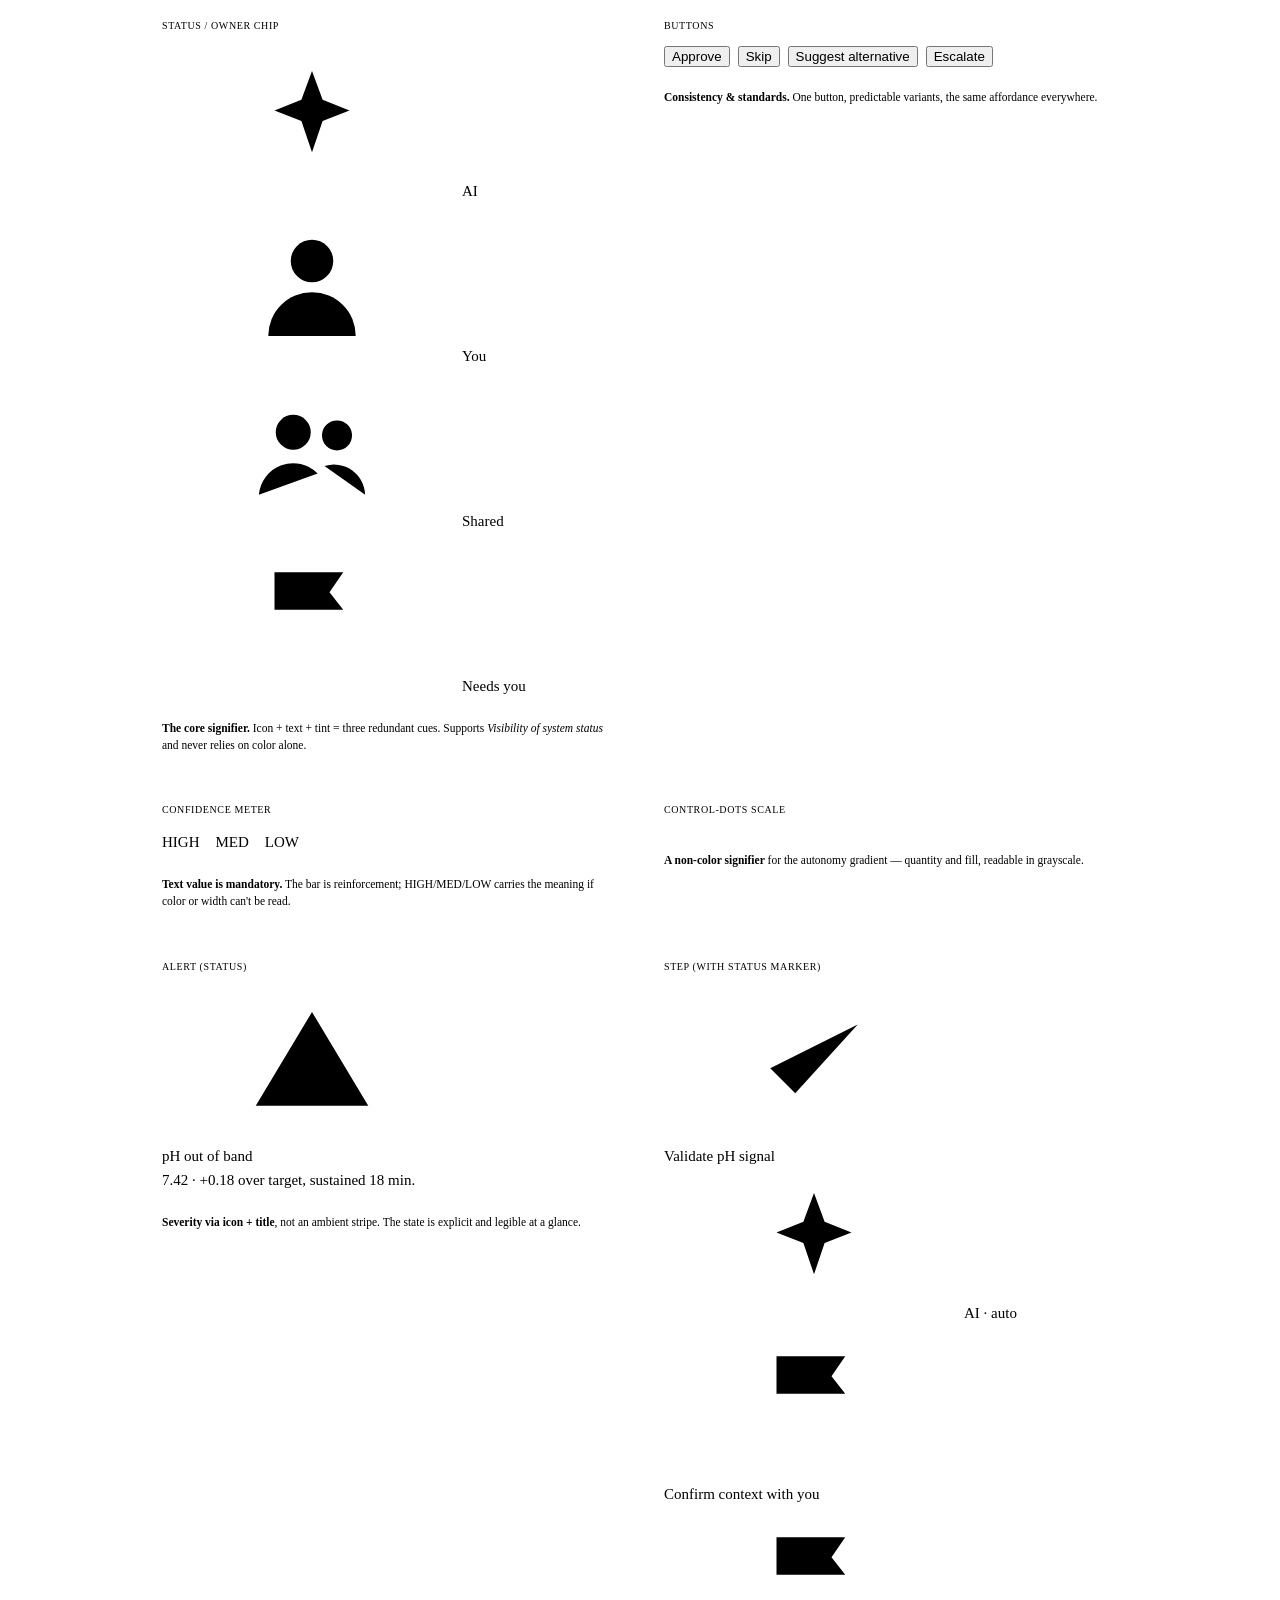
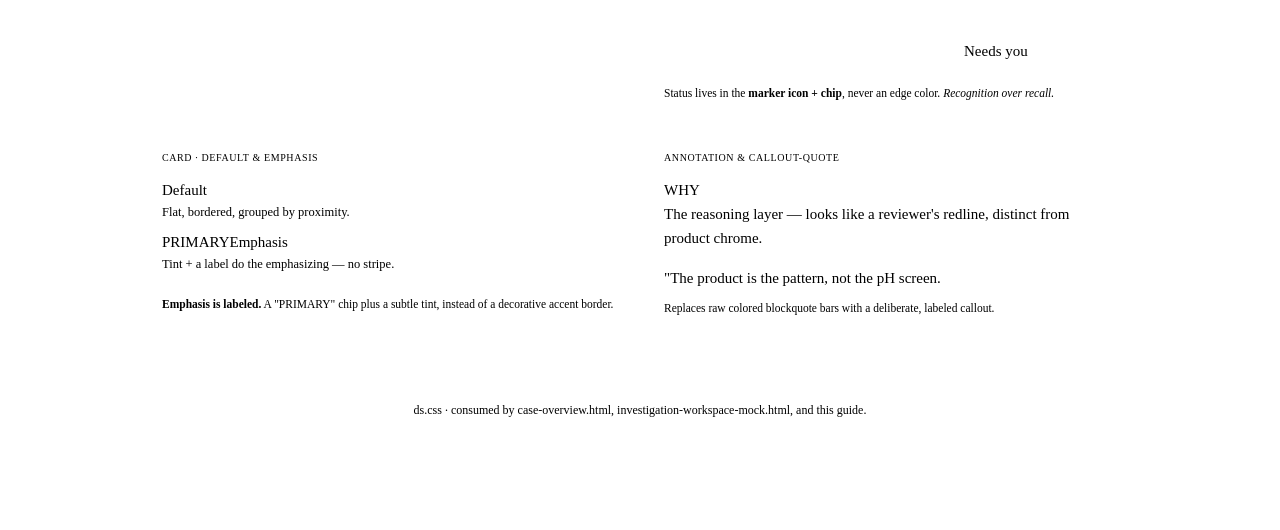
<file: styleguide.html>
<!DOCTYPE html>
<html lang="en" data-theme="editorial">
<head>
<meta charset="UTF-8">
<meta name="viewport" content="width=device-width, initial-scale=1.0">
<title>Investigation Workspace — Design System</title>
<link rel="preconnect" href="https://fonts.googleapis.com">
<link rel="preconnect" href="https://fonts.gstatic.com" crossorigin>
<link href="https://fonts.googleapis.com/css2?family=Newsreader:ital,opsz,wght@0,6..72,400;0,6..72,500;0,6..72,600;1,6..72,400&family=Hanken+Grotesk:wght@400;500;600;700&family=IBM+Plex+Mono:wght@400;500&display=swap" rel="stylesheet">
<link rel="stylesheet" href="ds.css">
<style>
  body{background:var(--ds-bg);color:var(--ds-text);font-family:var(--ds-font-body);font-size:15px;line-height:1.6}
  .wrap{max-width:1040px;margin:0 auto;padding:0 26px 80px}
  .topbar{position:sticky;top:0;z-index:10;background:var(--ds-bg);border-bottom:1px solid var(--ds-border);
    padding:13px 26px;display:flex;align-items:center;gap:14px}
  .topbar .t{font-family:var(--ds-font-display);font-weight:600;font-size:16px}
  .topbar .sp{flex:1}
  .seg{display:flex;border:1px solid var(--ds-border);border-radius:var(--ds-radius-sm);overflow:hidden}
  .seg button{font-family:var(--ds-font-body);font-weight:600;font-size:12px;border:0;background:var(--ds-surface);
    color:var(--ds-text-muted);padding:7px 13px;cursor:pointer;border-right:1px solid var(--ds-border)}
  .seg button:last-child{border-right:0}
  .seg button.on{background:var(--ds-text);color:var(--ds-text-inv)}
  h1{font-family:var(--ds-font-display);font-weight:500;font-size:40px;line-height:1.1;margin:44px 0 12px}
  .sub{font-size:16px;color:var(--ds-text-muted);max-width:64ch;font-family:var(--ds-font-display);font-style:italic}
  .block{padding:38px 0;border-bottom:1px solid var(--ds-border)}
  .block>h2{font-family:var(--ds-font-display);font-weight:500;font-size:24px;margin-bottom:6px}
  .block>.lede{font-size:13.5px;color:var(--ds-text-muted);max-width:70ch;margin-bottom:20px;line-height:1.55}
  .grid{display:grid;grid-template-columns:repeat(2,1fr);gap:16px}
  .cell{border:1px solid var(--ds-border);border-radius:var(--ds-radius-md);background:var(--ds-surface);padding:16px}
  .cell .ct{font-family:var(--ds-font-mono);font-size:10px;letter-spacing:.06em;text-transform:uppercase;color:var(--ds-text-subtle);margin-bottom:12px}
  .cell .demo{display:flex;flex-wrap:wrap;gap:8px;align-items:center;margin-bottom:12px}
  .cell .why{font-size:11.5px;color:var(--ds-text-muted);line-height:1.5;border-top:1px solid var(--ds-border-subtle);padding-top:10px}
  .cell .why b{color:var(--ds-text)}
  .swatches{display:grid;grid-template-columns:repeat(4,1fr);gap:10px}
  .sw{border:1px solid var(--ds-border);border-radius:var(--ds-radius-sm);overflow:hidden;font-family:var(--ds-font-mono);font-size:9px}
  .sw .chip-c{height:46px}
  .sw .lab{padding:5px 7px;color:var(--ds-text-muted);background:var(--ds-surface)}
  .type-row{display:flex;align-items:baseline;gap:14px;padding:9px 0;border-bottom:1px solid var(--ds-border-subtle)}
  .type-row .meta{font-family:var(--ds-font-mono);font-size:10px;color:var(--ds-text-subtle);width:150px;flex:0 0 150px}
  /* before/after */
  .ba{display:grid;grid-template-columns:1fr 1fr;gap:16px;align-items:start}
  .ba .panel{border:1px solid var(--ds-border);border-radius:var(--ds-radius-md);padding:16px;background:var(--ds-surface)}
  .ba .panel.bad{border-color:#d8b4b0}
  .ba .tagbad,.ba .taggood{font-family:var(--ds-font-mono);font-size:10px;font-weight:600;letter-spacing:.05em;padding:3px 8px;border-radius:3px;display:inline-block;margin-bottom:12px}
  .ba .tagbad{background:#f6e4e1;color:#9a4a3e}
  .ba .taggood{background:var(--ds-ai-bg);color:var(--ds-ai-fg)}
  /* the OLD vibe-coded card, shown only for contrast */
  .old-card{border:1px solid var(--ds-border);border-top:3px solid #c08a3a;border-radius:var(--ds-radius-md);
    background:var(--ds-surface);padding:14px}
  .old-card .e{font-family:var(--ds-font-mono);font-size:10px;color:var(--ds-text-subtle)}
  .old-card .t{font-family:var(--ds-font-display);font-weight:600;font-size:17px;margin:6px 0}
  .old-card .d{font-size:12.5px;color:var(--ds-text-muted)}
  .footer{padding:30px 0;color:var(--ds-text-subtle);font-size:12px;text-align:center}
  @media(max-width:760px){.grid,.ba{grid-template-columns:1fr}.swatches{grid-template-columns:repeat(2,1fr)}}
</style>
</head>
<body>
<!-- icon sprite (shared across surfaces) -->
<svg width="0" height="0" style="position:absolute" aria-hidden="true">
  <symbol id="i-check" viewBox="0 0 24 24"><path d="M5 13l4 4 10-11"/></symbol>
  <symbol id="i-flag" viewBox="0 0 24 24"><path d="M6 21V4"/><path d="M6 5h11l-2.2 3.2L17 11H6"/></symbol>
  <symbol id="i-alert" viewBox="0 0 24 24"><path d="M12 4 21 19H3z"/><path d="M12 10v4"/><path d="M12 17h.01"/></symbol>
  <symbol id="i-eye" viewBox="0 0 24 24"><path d="M2 12s3.6-6.5 10-6.5S22 12 22 12s-3.6 6.5-10 6.5S2 12 2 12z"/><circle cx="12" cy="12" r="2.6"/></symbol>
  <symbol id="i-list" viewBox="0 0 24 24"><path d="M5 7h14"/><path d="M5 12h14"/><path d="M5 17h9"/></symbol>
  <symbol id="i-pen" viewBox="0 0 24 24"><path d="M4 20l1-4 11-11 3 3-11 11z"/><path d="M14 7l3 3"/></symbol>
  <symbol id="i-cursor" viewBox="0 0 24 24"><path d="M5 4l13 6.5-5.5 1.4L10.5 18z"/></symbol>
  <symbol id="i-lock" viewBox="0 0 24 24"><rect x="5" y="11" width="14" height="9" rx="1.5"/><path d="M8.5 11V8a3.5 3.5 0 0 1 7 0v3"/></symbol>
  <symbol id="i-loop" viewBox="0 0 24 24"><path d="M5 9a7 7 0 0 1 11.5-2.7"/><path d="M17 4v4h-4"/><path d="M19 15a7 7 0 0 1-11.5 2.7"/><path d="M7 20v-4h4"/></symbol>
  <symbol id="i-ai" viewBox="0 0 24 24"><path d="M12 4l1.7 4.6L18 10.3l-4.3 1.7L12 17l-1.7-5L6 10.3l4.3-1.7z"/></symbol>
  <symbol id="i-person" viewBox="0 0 24 24"><circle cx="12" cy="8" r="3.4"/><path d="M5 20a7 7 0 0 1 14 0"/></symbol>
  <symbol id="i-people" viewBox="0 0 24 24"><circle cx="9" cy="9" r="2.8"/><circle cx="16" cy="9.5" r="2.4"/><path d="M3.5 19a5.5 5.5 0 0 1 9.4-3.4"/><path d="M14 14.4A5 5 0 0 1 20.5 19"/></symbol>
</svg>

<div class="topbar">
  <span class="t">Investigation Workspace · Design System</span>
  <span class="sp"></span>
  <span class="ds-eyebrow" style="margin-right:4px">theme</span>
  <div class="seg" id="seg">
    <button data-th="editorial" class="on">Editorial</button>
    <button data-th="wireframe">Wireframe</button>
  </div>
</div>

<div class="wrap">
  <h1>One system, two fidelities</h1>
  <p class="sub">Every component below is defined once in <span class="ds-mono">ds.css</span> and themed by tokens. Flip the toggle: the high-fidelity overview and the low-fi mock are the same system, not two designs. Scalability and consistency come from here.</p>

  <!-- BEFORE / AFTER -->
  <div class="block">
    <h2>The signifier fix</h2>
    <p class="lede">The colored edge-stripe is decorative color carrying meaning — a generated-prototype tell, and it fails when color can't be perceived. We replace it with redundant, labeled cues per Nielsen Norman guidance: <b>icon + text + tint</b>, never color alone.</p>
    <div class="ba">
      <div class="panel bad">
        <span class="tagbad">✕ BEFORE — stripe as signifier</span>
        <div class="old-card">
          <div class="e">RUNG 1</div>
          <div class="t">Does it silently</div>
          <div class="d">Meaning lives only in a thin top border. Remove the color and the card says nothing.</div>
        </div>
      </div>
      <div class="panel">
        <span class="taggood">✓ AFTER — labeled signifiers</span>
        <div class="ds-card" style="padding:14px">
          <div style="display:flex;align-items:center;gap:10px;margin-bottom:8px">
            <span class="ds-ico--box is-ai"><svg class="ds-ico"><use href="#i-eye"></use></svg></span>
            <div><div class="ds-eyebrow">Rung 1</div>
            <div class="ds-card__title" style="font-size:17px">Does it silently</div></div>
          </div>
          <div style="font-size:12.5px;color:var(--ds-text-muted);line-height:1.5">Read-only, reversible work. Meaning is carried by the icon, the label, and the control scale below.</div>
          <div style="margin-top:10px;display:flex;align-items:center">
            <span class="ds-dots" data-level="1"><i></i><i></i><i></i><i></i></span>
            <span class="ds-dots__cap">AI control</span>
          </div>
        </div>
      </div>
    </div>
  </div>

  <!-- FOUNDATIONS: COLOR -->
  <div class="block">
    <h2>Foundations · color tokens</h2>
    <p class="lede">Semantic, not literal. "AI" is a role token, not "blue" — so a theme can repaint it without touching a component. Intent colors only ever <b>reinforce</b> a labeled cue.</p>
    <div class="swatches" id="swatches"></div>
  </div>

  <!-- FOUNDATIONS: TYPE -->
  <div class="block">
    <h2>Foundations · type</h2>
    <div>
      <div class="type-row"><span class="meta">display / 30</span><span style="font-family:var(--ds-font-display);font-weight:500;font-size:30px">Investigation</span></div>
      <div class="type-row"><span class="meta">title / 18 · 600</span><span style="font-family:var(--ds-font-display);font-weight:600;font-size:18px">What's likely happening</span></div>
      <div class="type-row"><span class="meta">body / 15</span><span style="font-size:15px">The AI leads convergent work; you lead the judgment.</span></div>
      <div class="type-row"><span class="meta">mono / eyebrow</span><span class="ds-eyebrow" style="font-size:12px">RUNG 2 · SHOWS ITS WORK</span></div>
    </div>
  </div>

  <!-- COMPONENTS -->
  <div class="block">
    <h2>Components</h2>
    <p class="lede">The reusable parts. Each maps to a usability principle so the system stays principled as it grows.</p>
    <div class="grid">

      <div class="cell"><div class="ct">Status / owner chip</div>
        <div class="demo">
          <span class="ds-chip ds-chip--ai"><svg class="ds-ico"><use href="#i-ai"></use></svg>AI</span>
          <span class="ds-chip ds-chip--you"><svg class="ds-ico"><use href="#i-person"></use></svg>You</span>
          <span class="ds-chip"><svg class="ds-ico"><use href="#i-people"></use></svg>Shared</span>
          <span class="ds-chip ds-chip--caution"><svg class="ds-ico"><use href="#i-flag"></use></svg>Needs you</span>
        </div>
        <div class="why"><b>The core signifier.</b> Icon + text + tint = three redundant cues. Supports <i>Visibility of system status</i> and never relies on color alone.</div>
      </div>

      <div class="cell"><div class="ct">Buttons</div>
        <div class="demo">
          <button class="ds-btn ds-btn--primary">Approve</button>
          <button class="ds-btn">Skip</button>
          <button class="ds-btn ds-btn--ghost">Suggest alternative</button>
          <button class="ds-btn ds-btn--warn">Escalate</button>
        </div>
        <div class="why"><b>Consistency & standards.</b> One button, predictable variants, the same affordance everywhere.</div>
      </div>

      <div class="cell"><div class="ct">Confidence meter</div>
        <div class="demo" style="gap:16px">
          <span class="ds-meter ds-meter--high"><span class="ds-meter__label">HIGH</span><span class="ds-meter__track"><span class="ds-meter__fill" style="width:72%"></span></span></span>
          <span class="ds-meter ds-meter--med"><span class="ds-meter__label">MED</span><span class="ds-meter__track"><span class="ds-meter__fill" style="width:34%"></span></span></span>
          <span class="ds-meter ds-meter--low"><span class="ds-meter__label">LOW</span><span class="ds-meter__track"><span class="ds-meter__fill" style="width:12%"></span></span></span>
        </div>
        <div class="why"><b>Text value is mandatory.</b> The bar is reinforcement; HIGH/MED/LOW carries the meaning if color or width can't be read.</div>
      </div>

      <div class="cell"><div class="ct">Control-dots scale</div>
        <div class="demo" style="gap:18px">
          <span class="ds-dots" data-level="1"><i></i><i></i><i></i><i></i></span>
          <span class="ds-dots" data-level="3"><i></i><i></i><i></i><i></i></span>
          <span class="ds-dots" data-level="4"><i></i><i></i><i></i><i></i></span>
        </div>
        <div class="why"><b>A non-color signifier</b> for the autonomy gradient — quantity and fill, readable in grayscale.</div>
      </div>

      <div class="cell"><div class="ct">Alert (status)</div>
        <div class="ds-alert ds-alert--caution" style="margin-bottom:12px">
          <span class="ds-alert__icon"><svg class="ds-ico"><use href="#i-alert"></use></svg></span>
          <div><div class="ds-alert__title">pH out of band</div><div class="ds-alert__body">7.42 · +0.18 over target, sustained 18 min.</div></div>
        </div>
        <div class="why"><b>Severity via icon + title</b>, not an ambient stripe. The state is explicit and legible at a glance.</div>
      </div>

      <div class="cell"><div class="ct">Step (with status marker)</div>
        <div class="ds-steps" style="margin-bottom:12px">
          <div class="ds-step ds-step--done"><span class="ds-step__marker"><svg class="ds-ico"><use href="#i-check"></use></svg></span><div><div class="ds-step__title">Validate pH signal</div><span class="ds-chip ds-chip--ai ds-step__chip"><svg class="ds-ico"><use href="#i-ai"></use></svg>AI · auto</span></div></div>
          <div class="ds-step ds-step--attention"><span class="ds-step__marker"><svg class="ds-ico"><use href="#i-flag"></use></svg></span><div><div class="ds-step__title">Confirm context with you</div><span class="ds-chip ds-chip--caution ds-step__chip"><svg class="ds-ico"><use href="#i-flag"></use></svg>Needs you</span></div></div>
        </div>
        <div class="why">Status lives in the <b>marker icon + chip</b>, never an edge color. <i>Recognition over recall.</i></div>
      </div>

      <div class="cell"><div class="ct">Card · default & emphasis</div>
        <div class="demo" style="display:block">
          <div class="ds-card" style="margin-bottom:8px"><div class="ds-card__head"><span class="ds-card__label">Default</span></div><div class="ds-card__body" style="font-size:12.5px;color:var(--ds-text-muted)">Flat, bordered, grouped by proximity.</div></div>
          <div class="ds-card ds-card--emphasis"><div class="ds-card__head" style="border-color:var(--ds-ai-border)"><span class="ds-chip ds-chip--ai">PRIMARY</span><span class="ds-card__label" style="margin-left:auto">Emphasis</span></div><div class="ds-card__body" style="font-size:12.5px;color:var(--ds-text-muted)">Tint + a label do the emphasizing — no stripe.</div></div>
        </div>
        <div class="why"><b>Emphasis is labeled.</b> A "PRIMARY" chip plus a subtle tint, instead of a decorative accent border.</div>
      </div>

      <div class="cell"><div class="ct">Annotation & callout-quote</div>
        <div class="ds-note" style="margin:6px 0 12px"><span class="ds-note__tag">WHY</span><p>The reasoning layer — looks like a reviewer's redline, distinct from product chrome.</p></div>
        <div class="ds-quote"><span class="ds-quote__mark">"</span><span class="ds-quote__text">The product is the pattern, not the pH screen.</span></div>
        <div class="why">Replaces raw colored blockquote bars with a deliberate, labeled callout.</div>
      </div>

    </div>
  </div>

  <div class="footer">ds.css · consumed by case-overview.html, investigation-workspace-mock.html, and this guide.</div>
</div>

<script>
  // theme toggle
  const seg=document.getElementById('seg');
  seg.addEventListener('click',e=>{
    const b=e.target.closest('button'); if(!b)return;
    document.documentElement.dataset.theme=b.dataset.th;
    [...seg.children].forEach(x=>x.classList.toggle('on',x===b));
  });
  // render color swatches from live tokens
  const tokens=[['--ds-surface','surface'],['--ds-surface-2','surface-2'],['--ds-border','border'],['--ds-text','text'],
    ['--ds-ai-bg','ai-bg'],['--ds-ai-fg','ai-fg'],['--ds-you-bg','you-bg'],['--ds-you-fg','you-fg'],
    ['--ds-caution-bg','caution-bg'],['--ds-caution-fg','caution-fg'],['--ds-neutral-bg','neutral-bg'],['--ds-accent','accent']];
  const host=document.getElementById('swatches');
  host.innerHTML=tokens.map(([v,n])=>`<div class="sw"><div class="chip-c" style="background:var(${v})"></div><div class="lab">${n}</div></div>`).join('');
</script>
</body>
</html>
</file>
<file: ds.css>
/* ============================================================
   ds.css — one design system, three surfaces
   ------------------------------------------------------------
   Defines tokens once, then two themes layer on top:
     [data-theme="editorial"]  → recruiter-facing case overview
     [data-theme="wireframe"]   → deliberately low-fi interactive mock
   The styleguide renders every component below so reuse is provable.
   ============================================================ */

/* ---- 1. Tokens (theme-agnostic) -------------------------- */
:root {
  /* type scale */
  --step--1: clamp(0.78rem, 0.75rem + 0.15vw, 0.85rem);
  --step-0:  clamp(0.95rem, 0.9rem + 0.2vw, 1rem);
  --step-1:  clamp(1.1rem, 1rem + 0.4vw, 1.3rem);
  --step-2:  clamp(1.4rem, 1.2rem + 0.8vw, 1.85rem);
  --step-3:  clamp(2rem, 1.6rem + 1.6vw, 3rem);
  --step-4:  clamp(2.6rem, 2rem + 3vw, 4.4rem);

  /* spacing */
  --s-1: 4px;  --s-2: 8px;  --s-3: 12px; --s-4: 16px;
  --s-5: 24px; --s-6: 32px; --s-7: 48px; --s-8: 72px; --s-9: 112px;

  /* radius + border */
  --r-sm: 4px; --r-md: 8px; --r-lg: 14px; --r-xl: 22px; --r-pill: 999px;
  --bw: 1px;

  /* semantic status (shared hues, theme tunes the surface) */
  --hue-danger:  6;
  --hue-warn:    34;
  --hue-ok:      152;
  --hue-info:    214;
  --hue-neutral: 230;

  --ease: cubic-bezier(.2,.7,.2,1);
}

/* ---- 2. Editorial theme ---------------------------------- */
[data-theme="editorial"] {
  --bg:        #f4f1ea;
  --bg-raised: #fbf9f4;
  --bg-sunk:   #ebe6db;
  --ink:       #1c1a16;
  --ink-2:     #544f45;
  --ink-3:     #8a8275;
  --line:      #d8d1c2;
  --line-2:    #e6e0d3;
  --accent:    #b3431f;          /* burnt sienna */
  --accent-ink:#7e2d12;

  --c-danger-bg:  hsl(var(--hue-danger) 70% 96%);
  --c-danger-ink: hsl(var(--hue-danger) 62% 38%);
  --c-danger-ln:  hsl(var(--hue-danger) 55% 80%);
  --c-warn-bg:    hsl(var(--hue-warn) 80% 94%);
  --c-warn-ink:   hsl(var(--hue-warn) 70% 32%);
  --c-warn-ln:    hsl(var(--hue-warn) 70% 78%);
  --c-ok-bg:      hsl(var(--hue-ok) 40% 94%);
  --c-ok-ink:     hsl(var(--hue-ok) 50% 28%);
  --c-ok-ln:      hsl(var(--hue-ok) 35% 76%);
  --c-info-bg:    hsl(var(--hue-info) 55% 95%);
  --c-info-ink:   hsl(var(--hue-info) 55% 38%);
  --c-info-ln:    hsl(var(--hue-info) 45% 80%);

  --font-display: "Fraunces", Georgia, serif;
  --font-body:    "IBM Plex Sans", system-ui, sans-serif;
  --font-mono:    "IBM Plex Mono", ui-monospace, monospace;
  --shadow: 0 1px 2px rgba(28,26,22,.06), 0 12px 32px -16px rgba(28,26,22,.22);
}

/* ---- 3. Wireframe theme ---------------------------------- */
[data-theme="wireframe"] {
  --bg:        #f6f7f9;
  --bg-raised: #ffffff;
  --bg-sunk:   #eceef2;
  --ink:       #20242b;
  --ink-2:     #5a626d;
  --ink-3:     #97a0ac;
  --line:      #cdd3db;
  --line-2:    #dfe3e9;
  --accent:    #2b3640;
  --accent-ink:#11161b;

  --c-danger-bg:  hsl(var(--hue-danger) 65% 96%);
  --c-danger-ink: hsl(var(--hue-danger) 60% 42%);
  --c-danger-ln:  hsl(var(--hue-danger) 55% 78%);
  --c-warn-bg:    hsl(var(--hue-warn) 85% 95%);
  --c-warn-ink:   hsl(var(--hue-warn) 75% 34%);
  --c-warn-ln:    hsl(var(--hue-warn) 75% 74%);
  --c-ok-bg:      hsl(var(--hue-ok) 45% 95%);
  --c-ok-ink:     hsl(var(--hue-ok) 55% 30%);
  --c-ok-ln:      hsl(var(--hue-ok) 40% 74%);
  --c-info-bg:    hsl(var(--hue-info) 60% 96%);
  --c-info-ink:   hsl(var(--hue-info) 55% 42%);
  --c-info-ln:    hsl(var(--hue-info) 50% 78%);

  --font-display: "IBM Plex Mono", ui-monospace, monospace;
  --font-body:    "IBM Plex Mono", ui-monospace, monospace;
  --font-mono:    "IBM Plex Mono", ui-monospace, monospace;
  --shadow: 0 1px 0 var(--line);
  /* grid-paper backdrop signals "this is a sketch, judge the thinking" */
  --grid: linear-gradient(var(--line-2) 1px, transparent 1px),
          linear-gradient(90deg, var(--line-2) 1px, transparent 1px);
}

/* ---- 4. Base ---------------------------------------------- */
* { box-sizing: border-box; }
html { -webkit-text-size-adjust: 100%; }
body {
  margin: 0;
  background: var(--bg);
  color: var(--ink);
  font-family: var(--font-body);
  font-size: var(--step-0);
  line-height: 1.6;
  -webkit-font-smoothing: antialiased;
}
[data-theme="wireframe"] body {
  background-image: var(--grid);
  background-size: 22px 22px;
}
h1,h2,h3 { font-family: var(--font-display); line-height: 1.05; font-weight: 600; margin: 0; }
[data-theme="wireframe"] h1,
[data-theme="wireframe"] h2,
[data-theme="wireframe"] h3 { font-weight: 600; letter-spacing: -0.01em; }
p { margin: 0 0 var(--s-4); }
a { color: var(--accent-ink); text-underline-offset: 3px; }
code, kbd { font-family: var(--font-mono); font-size: 0.88em; }

/* ---- 5. Layout helpers ----------------------------------- */
.ds-wrap { max-width: 1080px; margin: 0 auto; padding: var(--s-6) var(--s-5); }
.ds-row  { display: flex; gap: var(--s-3); align-items: center; }
.ds-stack > * + * { margin-top: var(--s-4); }
.ds-kicker {
  font-family: var(--font-mono);
  font-size: var(--step--1);
  text-transform: uppercase;
  letter-spacing: 0.16em;
  color: var(--ink-3);
}

/* ---- 6. Chip (icon + text; the canonical signifier) ------ */
.chip {
  display: inline-flex; align-items: center; gap: var(--s-2);
  padding: 3px 10px 3px 8px;
  border-radius: var(--r-pill);
  border: var(--bw) solid var(--line);
  background: var(--bg-raised);
  font-size: var(--step--1);
  font-weight: 500;
  color: var(--ink-2);
  white-space: normal;
  line-height: 1.4;
}
[data-theme="wireframe"] .chip { border-radius: var(--r-sm); }
.chip .dot { width: 7px; height: 7px; border-radius: 50%; background: var(--ink-3); flex: none; align-self: center; }
.chip svg { width: 13px; height: 13px; flex: none; }
.chip--danger { background: var(--c-danger-bg); border-color: var(--c-danger-ln); color: var(--c-danger-ink); }
.chip--danger .dot { background: var(--c-danger-ink); }
.chip--warn   { background: var(--c-warn-bg); border-color: var(--c-warn-ln); color: var(--c-warn-ink); }
.chip--warn .dot { background: var(--c-warn-ink); }
.chip--ok     { background: var(--c-ok-bg); border-color: var(--c-ok-ln); color: var(--c-ok-ink); }
.chip--ok .dot { background: var(--c-ok-ink); }
.chip--info   { background: var(--c-info-bg); border-color: var(--c-info-ln); color: var(--c-info-ink); }
.chip--info .dot { background: var(--c-info-ink); }

/* ---- 7. Alert (labeled, never a bare colored bar) -------- */
.alert {
  display: flex; gap: var(--s-4); align-items: flex-start;
  padding: var(--s-4) var(--s-5);
  border: var(--bw) solid var(--c-danger-ln);
  border-left-width: 4px;
  border-radius: var(--r-md);
  background: var(--c-danger-bg);
}
.alert__icon {
  width: 34px; height: 34px; flex: none;
  display: grid; place-items: center;
  border-radius: var(--r-sm);
  background: var(--bg-raised);
  border: var(--bw) solid var(--c-danger-ln);
  color: var(--c-danger-ink);
}
.alert__icon svg { width: 18px; height: 18px; }
.alert__body { flex: 1; }
.alert__label {
  font-family: var(--font-mono); font-size: var(--step--1);
  letter-spacing: 0.12em; text-transform: uppercase;
  color: var(--c-danger-ink); font-weight: 600;
}
.alert__title { font-weight: 600; margin: 2px 0; color: var(--ink); }
.alert__meta { color: var(--ink-2); font-size: var(--step--1); }

/* ---- 8. Card -------------------------------------------- */
.card {
  background: var(--bg-raised);
  border: var(--bw) solid var(--line);
  border-radius: var(--r-lg);
  padding: var(--s-5);
}
[data-theme="wireframe"] .card { border-radius: var(--r-md); box-shadow: var(--shadow); }
.card__head { display: flex; justify-content: space-between; align-items: baseline; gap: var(--s-3); margin-bottom: var(--s-3); }
.card__title { font-size: var(--step-1); }

/* ---- 9. Hypothesis (ranked, with confidence + evidence) -- */
.hyp { border: var(--bw) solid var(--line); border-radius: var(--r-md); background: var(--bg-raised); overflow: hidden; }
.hyp + .hyp { margin-top: var(--s-3); }
.hyp__top { display: flex; align-items: center; gap: var(--s-3); padding: var(--s-3) var(--s-4); cursor: pointer; }
.hyp__rank {
  width: 24px; height: 24px; flex: none; display: grid; place-items: center;
  border-radius: var(--r-sm); background: var(--bg-sunk);
  font-family: var(--font-mono); font-size: var(--step--1); font-weight: 600; color: var(--ink-2);
}
.hyp__name { flex: 1; font-weight: 500; }
.hyp__conf { width: 180px; flex: none; }
.conf { display: flex; align-items: center; gap: var(--s-2); }
.conf__track { flex: 1; height: 6px; border-radius: var(--r-pill); background: var(--bg-sunk); overflow: hidden; }
.conf__fill { display: block; height: 100%; border-radius: var(--r-pill); background: var(--accent); }
.conf__val { font-family: var(--font-mono); font-size: var(--step--1); color: var(--ink-2); width: 34px; text-align: right; }
.hyp__ev { display: none; padding: 0 var(--s-4) var(--s-4); }
.hyp[open] .hyp__ev { display: grid; grid-template-columns: 1fr 1fr; gap: var(--s-4); }
.hyp[open] .hyp__top { border-bottom: var(--bw) solid var(--line-2); }
.ev h4 { margin: 0 0 var(--s-2); font-family: var(--font-mono); font-size: var(--step--1); text-transform: uppercase; letter-spacing: 0.1em; }
.ev--for h4  { color: var(--c-ok-ink); }
.ev--against h4 { color: var(--c-danger-ink); }
.ev ul { margin: 0; padding-left: var(--s-4); color: var(--ink-2); font-size: var(--step--1); }
.ev li { margin-bottom: var(--s-1); }

/* ---- 10. Ladder (autonomy / investigation plan) ---------- */
.ladder { list-style: none; margin: 0; padding: 0; }
.ladder__item { display: flex; gap: var(--s-3); padding: var(--s-3) 0; border-bottom: var(--bw) solid var(--line-2); }
.ladder__item:last-child { border-bottom: 0; }
.ladder__mark {
  width: 22px; height: 22px; flex: none; border-radius: 50%;
  display: grid; place-items: center;
  font-family: var(--font-mono); font-size: 11px; font-weight: 600;
  border: var(--bw) solid var(--line);
  background: var(--bg-raised); color: var(--ink-3);
}
.ladder__item--done .ladder__mark { background: var(--c-ok-bg); border-color: var(--c-ok-ln); color: var(--c-ok-ink); }
.ladder__item--run  .ladder__mark { background: var(--c-info-bg); border-color: var(--c-info-ln); color: var(--c-info-ink); }
.ladder__item--gate .ladder__mark { background: var(--c-warn-bg); border-color: var(--c-warn-ln); color: var(--c-warn-ink); }
.ladder__body { flex: 1; min-width: 0; }
.ladder__title { display: block; font-weight: 500; font-size: var(--step-0); line-height: 1.35; }
.ladder__sub { display: block; color: var(--ink-3); font-size: var(--step--1); line-height: 1.4; margin-top: 1px; }

/* ---- 11. Buttons ---------------------------------------- */
.btn {
  font-family: var(--font-body); font-size: var(--step--1); font-weight: 500;
  padding: 8px 16px; border-radius: var(--r-md);
  border: var(--bw) solid var(--accent); background: var(--accent); color: var(--bg-raised);
  cursor: pointer; transition: transform .12s var(--ease), filter .12s var(--ease);
}
[data-theme="wireframe"] .btn { border-radius: var(--r-sm); }
.btn:hover { filter: brightness(1.08); }
.btn:active { transform: translateY(1px); }
.btn--ghost { background: transparent; color: var(--ink); border-color: var(--line); }
.btn--ghost:hover { background: var(--bg-sunk); filter: none; }

/* ---- 12. Note / annotation (pinned reasoning) ------------ */
.note {
  border: var(--bw) dashed var(--accent);
  border-radius: var(--r-md);
  background: color-mix(in srgb, var(--accent) 5%, var(--bg-raised));
  padding: var(--s-3) var(--s-4);
  font-size: var(--step--1);
  color: var(--ink-2);
}
.note b { color: var(--accent-ink); }

/* ---- 13. Misc ------------------------------------------- */
.divider { height: var(--bw); background: var(--line); border: 0; margin: var(--s-6) 0; }
.muted { color: var(--ink-3); }
.mono { font-family: var(--font-mono); }
.sr-only { position: absolute; width: 1px; height: 1px; overflow: hidden; clip: rect(0,0,0,0); }
</file>
